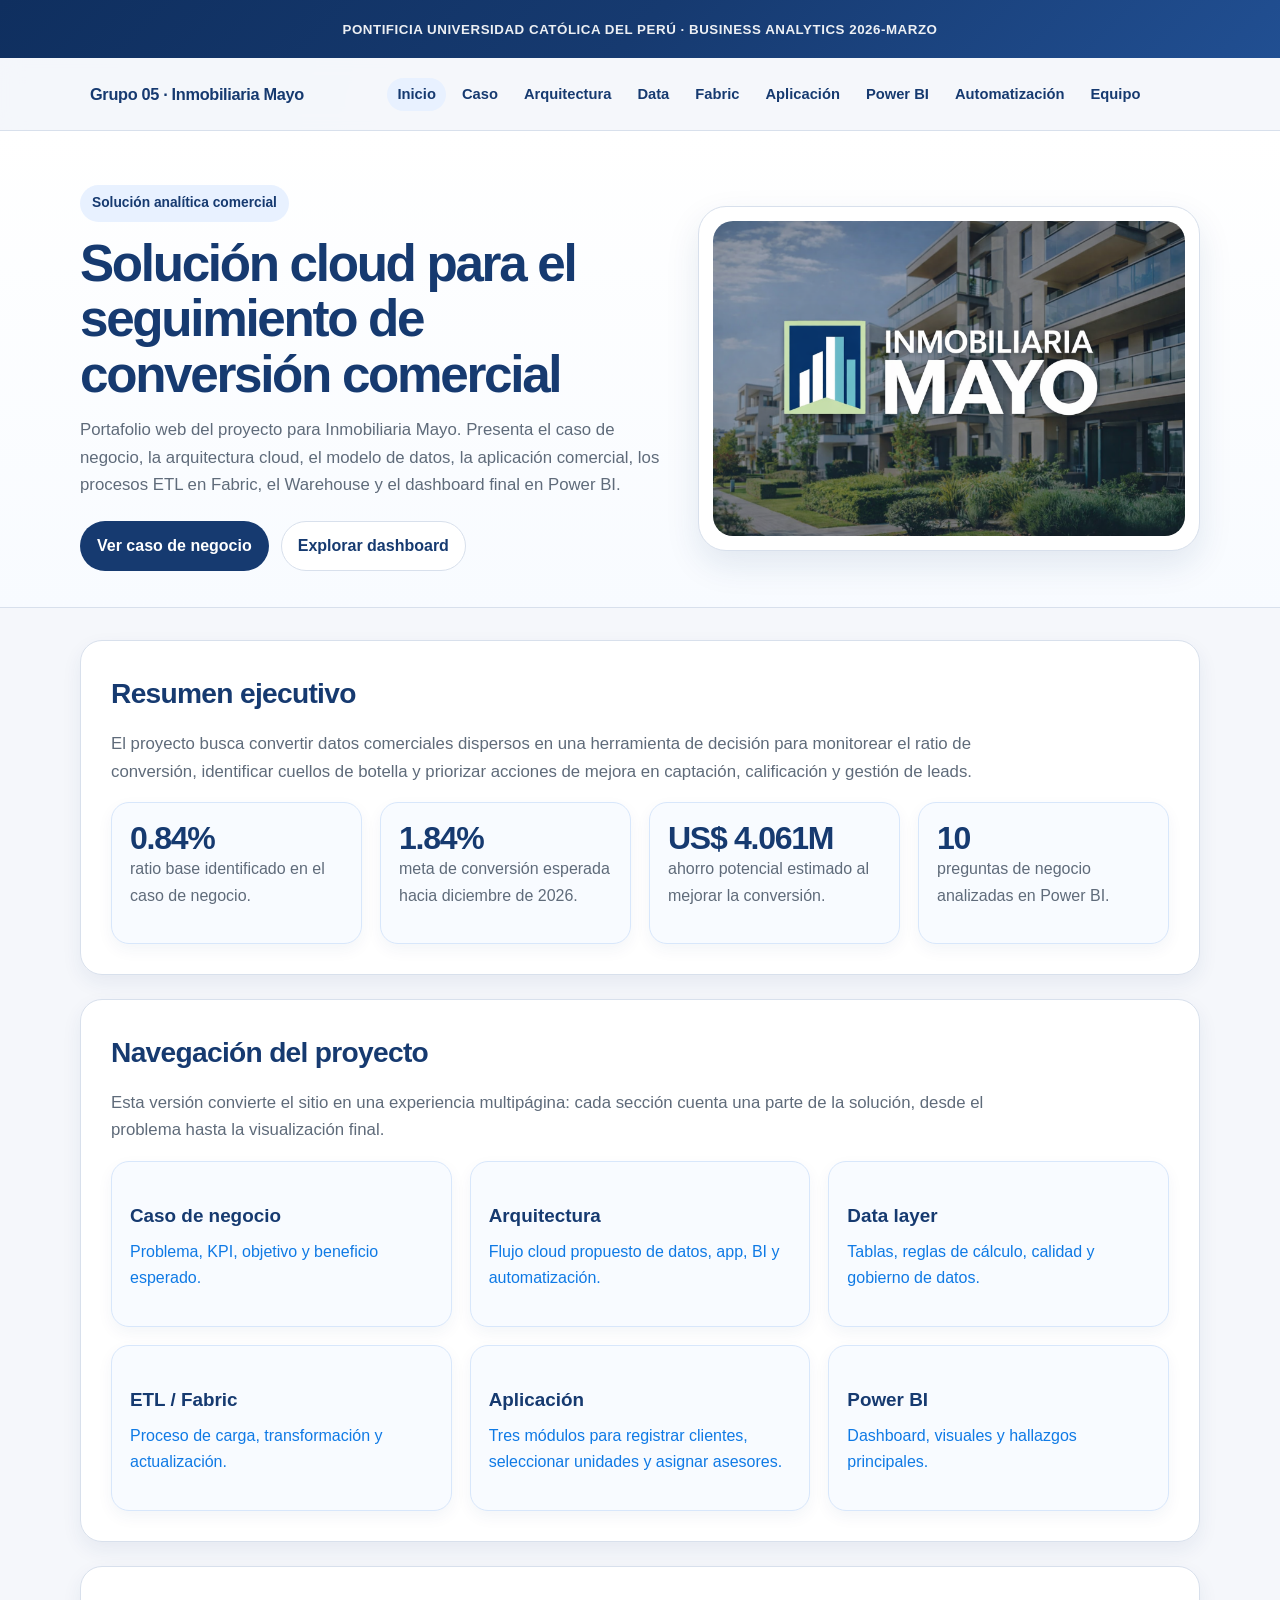
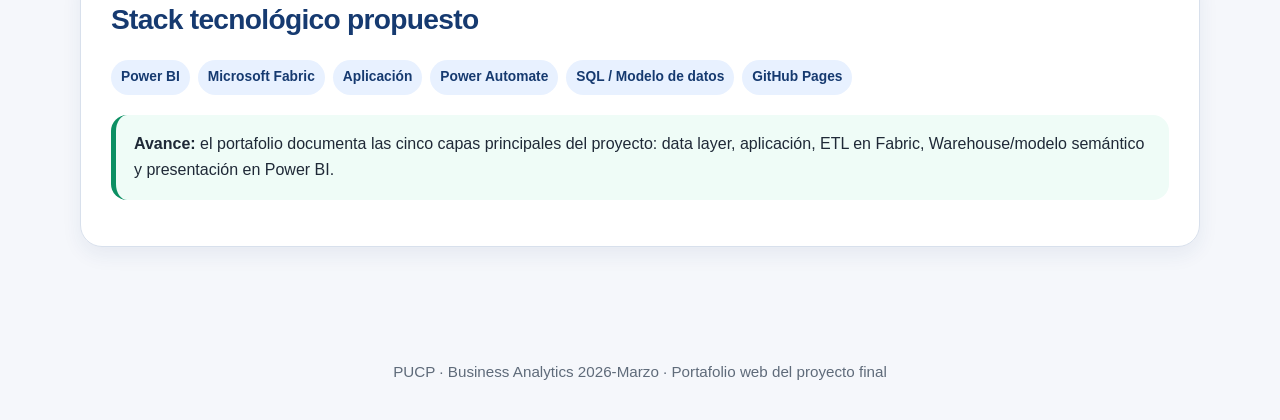
<file: index.html>
<!DOCTYPE html>
<html lang="es">
<head>
  <meta charset="UTF-8" />
  <meta name="viewport" content="width=device-width, initial-scale=1.0" />
  <title>Inmobiliaria Mayo · Proyecto de Conversión Comercial</title>
  <link rel="stylesheet" href="assets/css/styles.css" />
</head>
<body>
  <div class="topbar"><div class="container"><small>PONTIFICIA UNIVERSIDAD CATÓLICA DEL PERÚ · BUSINESS ANALYTICS 2026-MARZO
  </small></div></div>
  <nav class="nav"><div class="container nav-inner"><a class="brand" href="index.html">Grupo 05 · Inmobiliaria Mayo</a><ul><li><a class="active" href="index.html">Inicio</a></li><li><a href="pages/caso-negocio.html">Caso</a></li><li><a href="pages/arquitectura.html">Arquitectura</a></li><li><a href="pages/data-layer.html">Data</a></li><li><a href="pages/etl-fabric.html">Fabric</a></li><li><a href="pages/powerapps.html">Aplicación</a></li><li><a href="pages/powerbi.html">Power BI</a></li><li><a href="pages/automatizacion.html">Automatización</a></li><li><a href="pages/equipo.html">Equipo</a></li></ul></div></nav>
  <header class="hero"><div class="container hero-grid">
  <div>
    <span class="eyebrow">Solución analítica comercial</span>
    <h1>Solución cloud para el seguimiento de conversión comercial</h1>
    <p>Portafolio web del proyecto para Inmobiliaria Mayo. Presenta el caso de negocio, la arquitectura cloud, el modelo de datos, la aplicación comercial, los procesos ETL en Fabric, el Warehouse y el dashboard final en Power BI.</p>
    <div class="hero-actions">
      <a class="btn btn-primary" href="pages/caso-negocio.html">Ver caso de negocio</a>
      <a class="btn btn-secondary" href="pages/powerbi.html">Explorar dashboard</a>
    </div>
  </div>
  <div class="hero-image"><img src="assets/img/Imagen_Inmobiliaria_Mayo.png" alt="Inmobiliaria Mayo" /></div>
</div></header>
  <main class="container">

    <section>
      <h2>Resumen ejecutivo</h2>
      <p class="lead">El proyecto busca convertir datos comerciales dispersos en una herramienta de decisión para monitorear el ratio de conversión, identificar cuellos de botella y priorizar acciones de mejora en captación, calificación y gestión de leads.</p>
      <div class="grid-4">
        <div class="card"><strong class="big">0.84%</strong><p class="muted">ratio base identificado en el caso de negocio.</p></div>
        <div class="card"><strong class="big">1.84%</strong><p class="muted">meta de conversión esperada hacia diciembre de 2026.</p></div>
        <div class="card"><strong class="big">US$ 4.061M</strong><p class="muted">ahorro potencial estimado al mejorar la conversión.</p></div>
        <div class="card"><strong class="big">10</strong><p class="muted">preguntas de negocio analizadas en Power BI.</p></div>
      </div>
    </section>

    <section>
      <h2>Navegación del proyecto</h2>
      <p class="lead">Esta versión convierte el sitio en una experiencia multipágina: cada sección cuenta una parte de la solución, desde el problema hasta la visualización final.</p>
      <div class="grid-3">
        <a class="card" href="pages/caso-negocio.html"><h3>Caso de negocio</h3><p>Problema, KPI, objetivo y beneficio esperado.</p></a>
        <a class="card" href="pages/arquitectura.html"><h3>Arquitectura</h3><p>Flujo cloud propuesto de datos, app, BI y automatización.</p></a>
        <a class="card" href="pages/data-layer.html"><h3>Data layer</h3><p>Tablas, reglas de cálculo, calidad y gobierno de datos.</p></a>
        <a class="card" href="pages/etl-fabric.html"><h3>ETL / Fabric</h3><p>Proceso de carga, transformación y actualización.</p></a>
        <a class="card" href="pages/powerapps.html"><h3>Aplicación</h3><p>Tres módulos para registrar clientes, seleccionar unidades y asignar asesores.</p></a>
        <a class="card" href="pages/powerbi.html"><h3>Power BI</h3><p>Dashboard, visuales y hallazgos principales.</p></a>
      </div>
    </section>

    <section>
      <h2>Stack tecnológico propuesto</h2>
      <p><span class="pill">Power BI</span><span class="pill">Microsoft Fabric</span><span class="pill">Aplicación</span><span class="pill">Power Automate</span><span class="pill">SQL / Modelo de datos</span><span class="pill">GitHub Pages</span></p>
      <div class="callout success"><strong>Avance:</strong> el portafolio documenta las cinco capas principales del proyecto: data layer, aplicación, ETL en Fabric, Warehouse/modelo semántico y presentación en Power BI.</div>
    </section>

  </main>
  <div class="footer">PUCP · Business Analytics 2026-Marzo · Portafolio web del proyecto final</div>
</body>
</html>
</file>
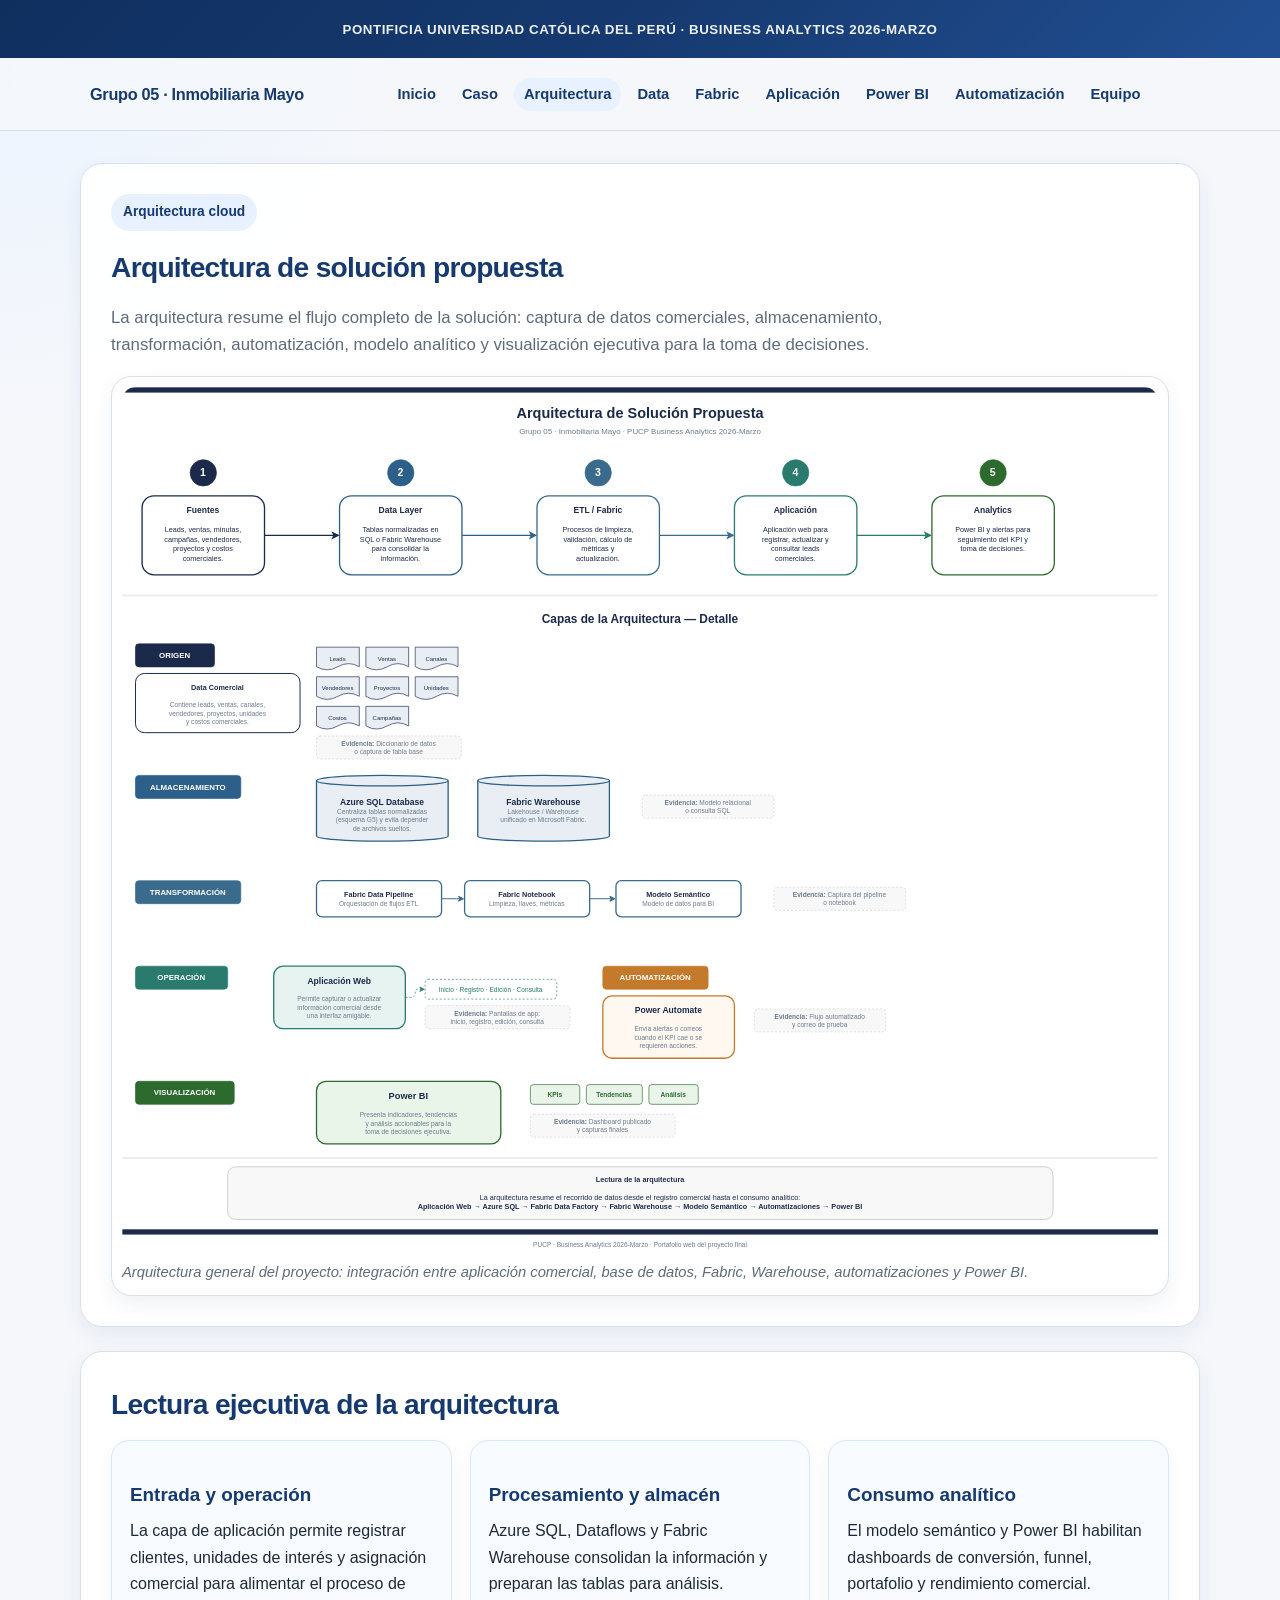
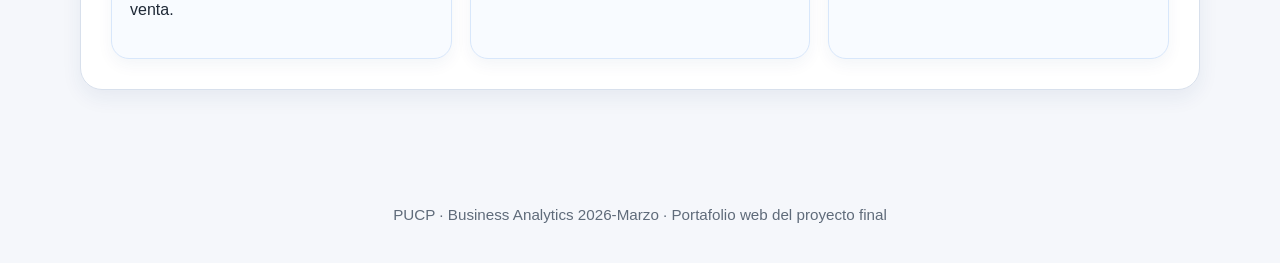
<file: pages/arquitectura.html>
<!DOCTYPE html>
<html lang="es">
<head>
  <meta charset="UTF-8" />
  <meta name="viewport" content="width=device-width, initial-scale=1.0" />
  <title>Arquitectura · Inmobiliaria Mayo</title>
  <link rel="stylesheet" href="../assets/css/styles.css" />
</head>
<body>
  <div class="topbar"><div class="container"><small>PONTIFICIA UNIVERSIDAD CATÓLICA DEL PERÚ · BUSINESS ANALYTICS 2026-MARZO</small></div></div>
  <nav class="nav"><div class="container nav-inner"><a class="brand" href="../index.html">Grupo 05 · Inmobiliaria Mayo</a><ul><li><a href="../index.html">Inicio</a></li><li><a href="caso-negocio.html">Caso</a></li><li><a class="active" href="arquitectura.html">Arquitectura</a></li><li><a href="data-layer.html">Data</a></li><li><a href="etl-fabric.html">Fabric</a></li><li><a href="powerapps.html">Aplicación</a></li><li><a href="powerbi.html">Power BI</a></li><li><a href="automatizacion.html">Automatización</a></li><li><a href="equipo.html">Equipo</a></li></ul></div></nav>
  
  <main class="container">

    <section>
      <span class="eyebrow">Arquitectura cloud</span>
      <h2>Arquitectura de solución propuesta</h2>
      <p class="lead">
        La arquitectura resume el flujo completo de la solución: captura de datos comerciales, almacenamiento, transformación, automatización, modelo analítico y visualización ejecutiva para la toma de decisiones.
      </p>
      <div class="image-frame architecture-frame">
        <img src="../assets/img/Arquitectura_Proyecto.svg" alt="Arquitectura completa de la solución cloud para Inmobiliaria Mayo" />
        <p class="caption">Arquitectura general del proyecto: integración entre aplicación comercial, base de datos, Fabric, Warehouse, automatizaciones y Power BI.</p>
      </div>
    </section>

    <section>
      <h2>Lectura ejecutiva de la arquitectura</h2>
      <div class="grid-3">
        <div class="card">
          <h3>Entrada y operación</h3>
          <p>La capa de aplicación permite registrar clientes, unidades de interés y asignación comercial para alimentar el proceso de venta.</p>
        </div>
        <div class="card">
          <h3>Procesamiento y almacén</h3>
          <p>Azure SQL, Dataflows y Fabric Warehouse consolidan la información y preparan las tablas para análisis.</p>
        </div>
        <div class="card">
          <h3>Consumo analítico</h3>
          <p>El modelo semántico y Power BI habilitan dashboards de conversión, funnel, portafolio y rendimiento comercial.</p>
        </div>
      </div>
    </section>

  </main>
  <div class="footer">PUCP · Business Analytics 2026-Marzo · Portafolio web del proyecto final</div>
</body>
</html>
</file>
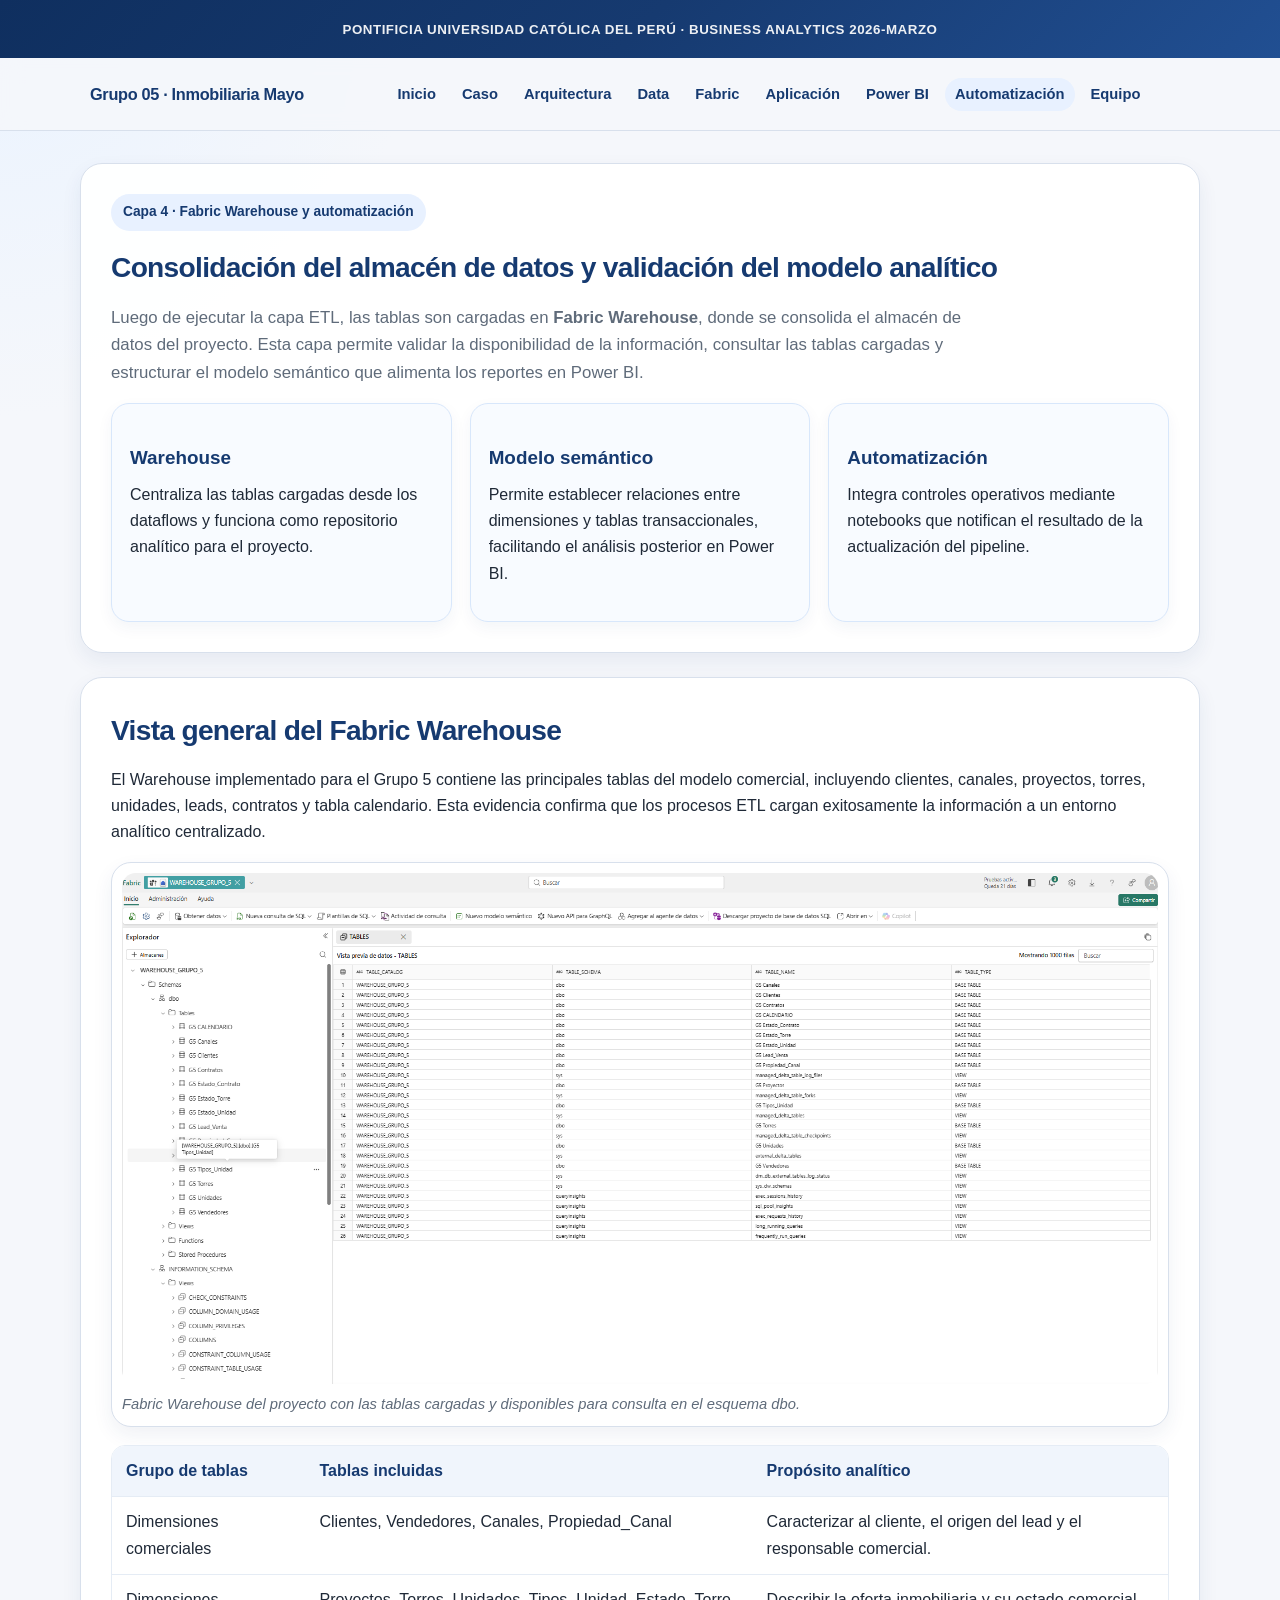
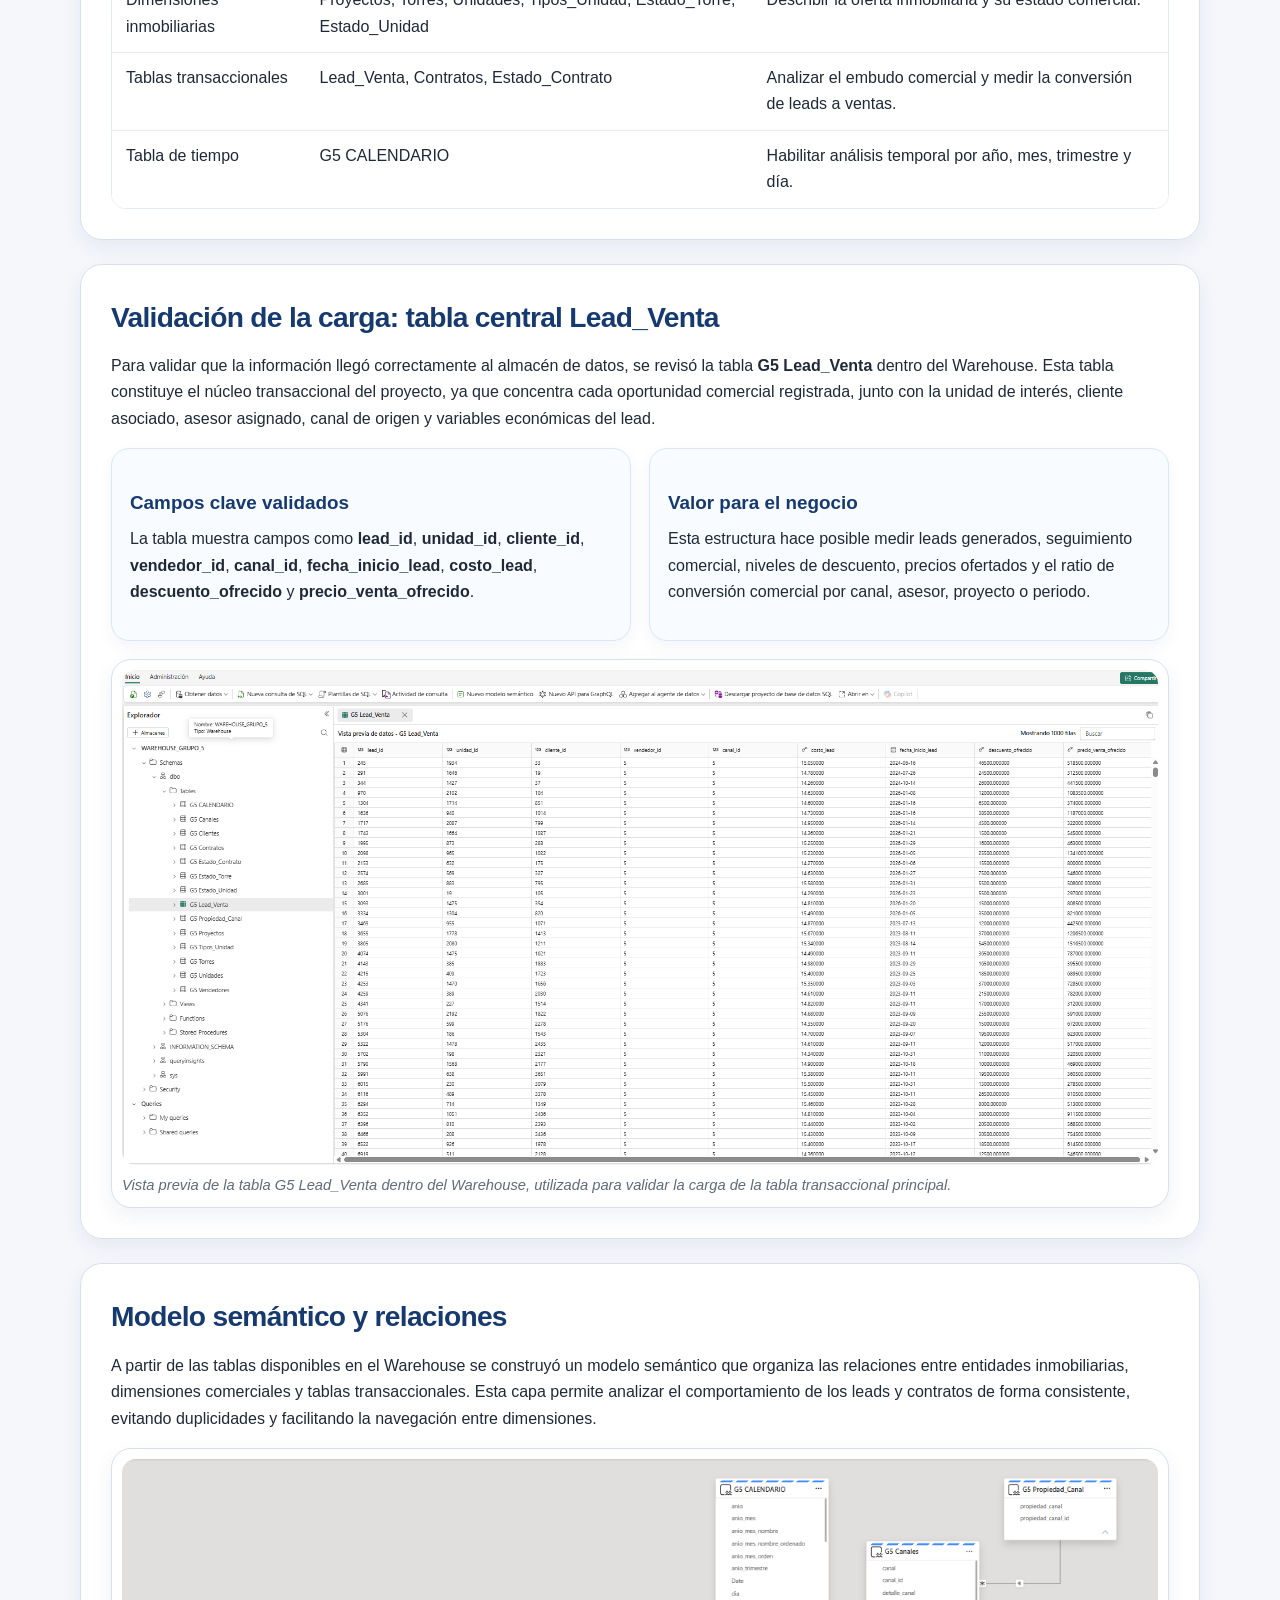
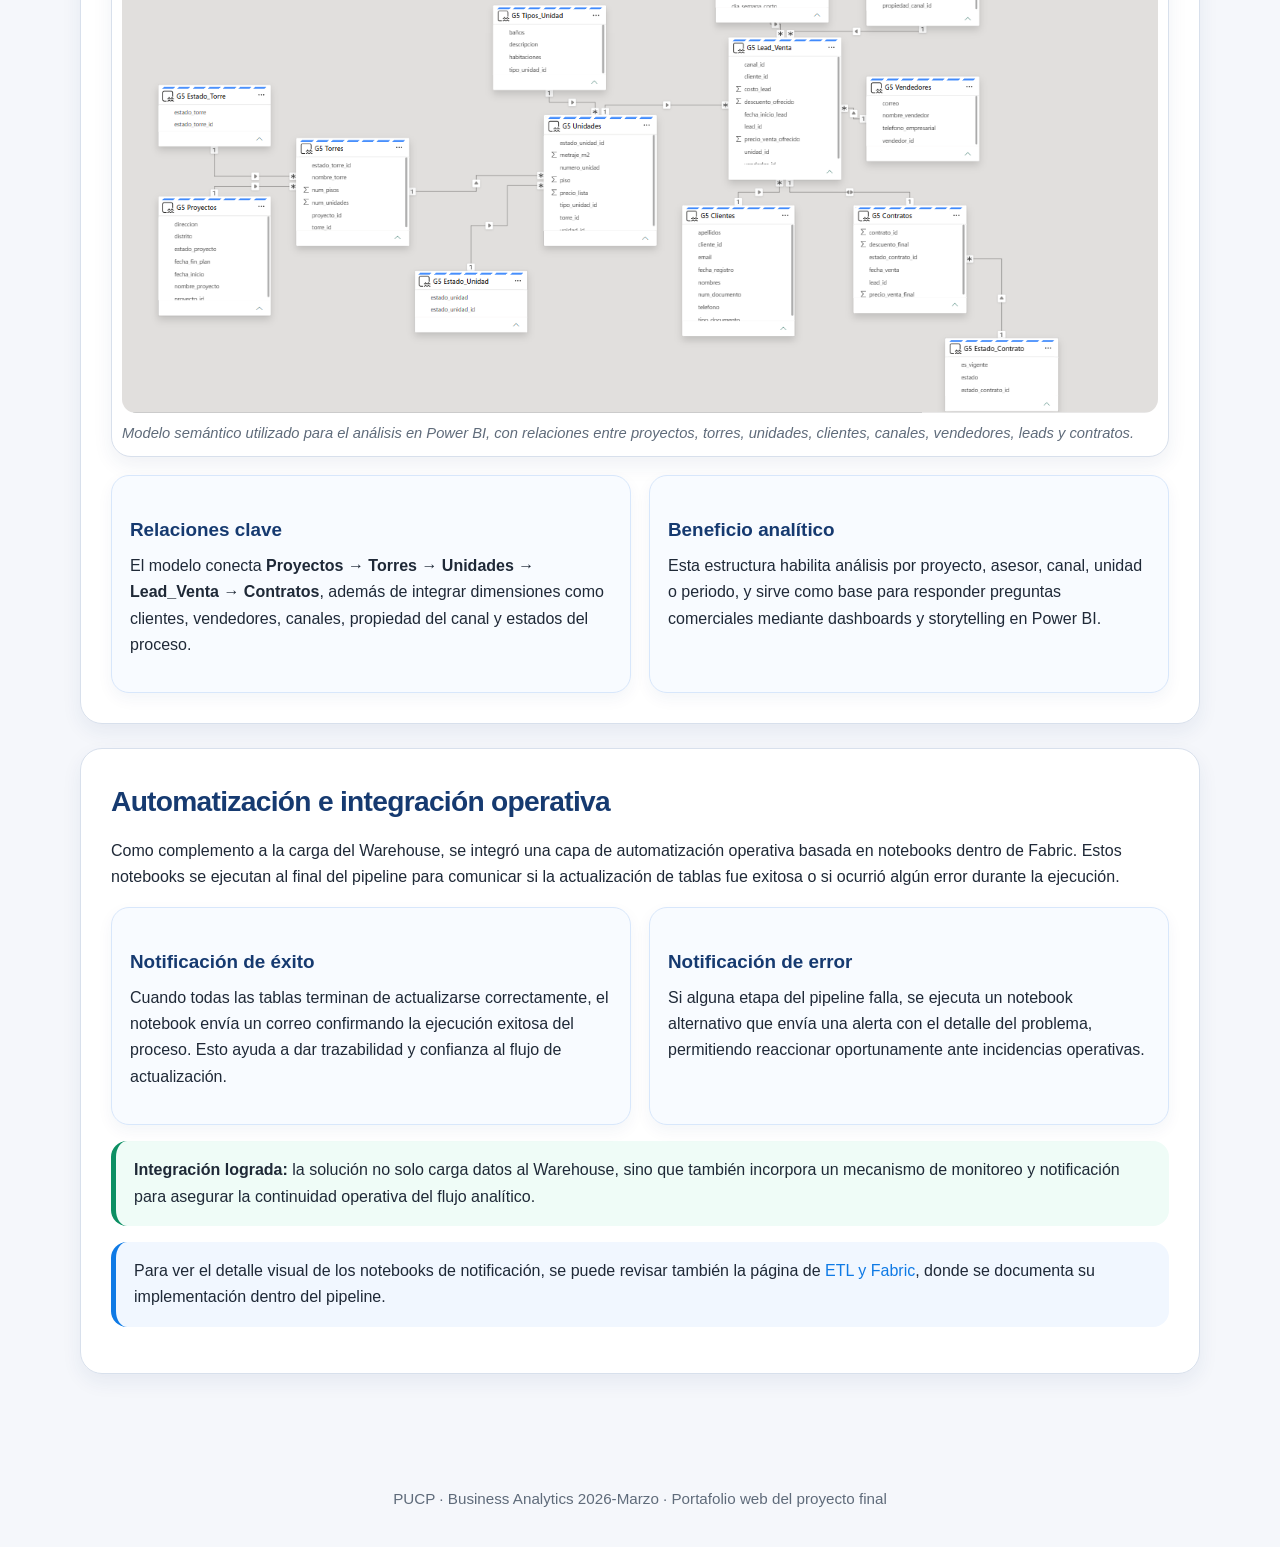
<file: pages/automatizacion.html>
<!DOCTYPE html>
<html lang="es">
<head>
  <meta charset="UTF-8" />
  <meta name="viewport" content="width=device-width, initial-scale=1.0" />
  <title>Warehouse y Automatización · Inmobiliaria Mayo</title>
  <link rel="stylesheet" href="../assets/css/styles.css" />
</head>
<body>
  <div class="topbar">
    <div class="container">
      <small>PONTIFICIA UNIVERSIDAD CATÓLICA DEL PERÚ · BUSINESS ANALYTICS 2026-MARZO</small>
    </div>
  </div>

  <nav class="nav">
    <div class="container nav-inner">
      <a class="brand" href="../index.html">Grupo 05 · Inmobiliaria Mayo</a>
      <ul>
        <li><a href="../index.html">Inicio</a></li>
        <li><a href="caso-negocio.html">Caso</a></li>
        <li><a href="arquitectura.html">Arquitectura</a></li>
        <li><a href="data-layer.html">Data</a></li>
        <li><a href="etl-fabric.html">Fabric</a></li>
        <li><a href="powerapps.html">Aplicación</a></li>
        <li><a href="powerbi.html">Power BI</a></li>
        <li><a class="active" href="automatizacion.html">Automatización</a></li>
        <li><a href="equipo.html">Equipo</a></li>
      </ul>
    </div>
  </nav>

  <main class="container">

    <section>
      <span class="eyebrow">Capa 4 · Fabric Warehouse y automatización</span>
      <h2>Consolidación del almacén de datos y validación del modelo analítico</h2>
      <p class="lead">
        Luego de ejecutar la capa ETL, las tablas son cargadas en <strong>Fabric Warehouse</strong>, donde se consolida el almacén de datos del proyecto. Esta capa permite validar la disponibilidad de la información, consultar las tablas cargadas y estructurar el modelo semántico que alimenta los reportes en Power BI.
      </p>
      <div class="grid-3">
        <div class="card">
          <h3>Warehouse</h3>
          <p>Centraliza las tablas cargadas desde los dataflows y funciona como repositorio analítico para el proyecto.</p>
        </div>
        <div class="card">
          <h3>Modelo semántico</h3>
          <p>Permite establecer relaciones entre dimensiones y tablas transaccionales, facilitando el análisis posterior en Power BI.</p>
        </div>
        <div class="card">
          <h3>Automatización</h3>
          <p>Integra controles operativos mediante notebooks que notifican el resultado de la actualización del pipeline.</p>
        </div>
      </div>
    </section>

    <section>
      <h2>Vista general del Fabric Warehouse</h2>
      <p>
        El Warehouse implementado para el Grupo 5 contiene las principales tablas del modelo comercial, incluyendo clientes, canales, proyectos, torres, unidades, leads, contratos y tabla calendario. Esta evidencia confirma que los procesos ETL cargan exitosamente la información a un entorno analítico centralizado.
      </p>
      <div class="image-frame">
        <img src="../assets/img/Warehouse_Grupo5.png" alt="Vista general del Fabric Warehouse del proyecto" />
        <p class="caption">Fabric Warehouse del proyecto con las tablas cargadas y disponibles para consulta en el esquema dbo.</p>
      </div>
      <div class="table-wrap" style="margin-top: 18px;">
        <table>
          <thead>
            <tr>
              <th>Grupo de tablas</th>
              <th>Tablas incluidas</th>
              <th>Propósito analítico</th>
            </tr>
          </thead>
          <tbody>
            <tr>
              <td>Dimensiones comerciales</td>
              <td>Clientes, Vendedores, Canales, Propiedad_Canal</td>
              <td>Caracterizar al cliente, el origen del lead y el responsable comercial.</td>
            </tr>
            <tr>
              <td>Dimensiones inmobiliarias</td>
              <td>Proyectos, Torres, Unidades, Tipos_Unidad, Estado_Torre, Estado_Unidad</td>
              <td>Describir la oferta inmobiliaria y su estado comercial.</td>
            </tr>
            <tr>
              <td>Tablas transaccionales</td>
              <td>Lead_Venta, Contratos, Estado_Contrato</td>
              <td>Analizar el embudo comercial y medir la conversión de leads a ventas.</td>
            </tr>
            <tr>
              <td>Tabla de tiempo</td>
              <td>G5 CALENDARIO</td>
              <td>Habilitar análisis temporal por año, mes, trimestre y día.</td>
            </tr>
          </tbody>
        </table>
      </div>
    </section>

    <section>
      <h2>Validación de la carga: tabla central Lead_Venta</h2>
      <p>
        Para validar que la información llegó correctamente al almacén de datos, se revisó la tabla <strong>G5 Lead_Venta</strong> dentro del Warehouse. Esta tabla constituye el núcleo transaccional del proyecto, ya que concentra cada oportunidad comercial registrada, junto con la unidad de interés, cliente asociado, asesor asignado, canal de origen y variables económicas del lead.
      </p>
      <div class="grid-2">
        <div class="card">
          <h3>Campos clave validados</h3>
          <p>
            La tabla muestra campos como <strong>lead_id</strong>, <strong>unidad_id</strong>, <strong>cliente_id</strong>, <strong>vendedor_id</strong>, <strong>canal_id</strong>, <strong>fecha_inicio_lead</strong>, <strong>costo_lead</strong>, <strong>descuento_ofrecido</strong> y <strong>precio_venta_ofrecido</strong>.
          </p>
        </div>
        <div class="card">
          <h3>Valor para el negocio</h3>
          <p>
            Esta estructura hace posible medir leads generados, seguimiento comercial, niveles de descuento, precios ofertados y el ratio de conversión comercial por canal, asesor, proyecto o periodo.
          </p>
        </div>
      </div>
      <div class="image-frame" style="margin-top: 18px;">
        <img src="../assets/img/Warehouse_Lead_Venta.png" alt="Vista previa de la tabla Lead_Venta en Fabric Warehouse" />
        <p class="caption">Vista previa de la tabla G5 Lead_Venta dentro del Warehouse, utilizada para validar la carga de la tabla transaccional principal.</p>
      </div>
    </section>

    <section>
      <h2>Modelo semántico y relaciones</h2>
      <p>
        A partir de las tablas disponibles en el Warehouse se construyó un modelo semántico que organiza las relaciones entre entidades inmobiliarias, dimensiones comerciales y tablas transaccionales. Esta capa permite analizar el comportamiento de los leads y contratos de forma consistente, evitando duplicidades y facilitando la navegación entre dimensiones.
      </p>
      <div class="image-frame">
        <img src="../assets/img/Modelo_Semantico.png" alt="Modelo semántico del proyecto" />
        <p class="caption">Modelo semántico utilizado para el análisis en Power BI, con relaciones entre proyectos, torres, unidades, clientes, canales, vendedores, leads y contratos.</p>
      </div>
      <div class="grid-2" style="margin-top: 18px;">
        <div class="card">
          <h3>Relaciones clave</h3>
          <p>
            El modelo conecta <strong>Proyectos → Torres → Unidades → Lead_Venta → Contratos</strong>, además de integrar dimensiones como clientes, vendedores, canales, propiedad del canal y estados del proceso.
          </p>
        </div>
        <div class="card">
          <h3>Beneficio analítico</h3>
          <p>
            Esta estructura habilita análisis por proyecto, asesor, canal, unidad o periodo, y sirve como base para responder preguntas comerciales mediante dashboards y storytelling en Power BI.
          </p>
        </div>
      </div>
    </section>

    <section>
      <h2>Automatización e integración operativa</h2>
      <p>
        Como complemento a la carga del Warehouse, se integró una capa de automatización operativa basada en notebooks dentro de Fabric. Estos notebooks se ejecutan al final del pipeline para comunicar si la actualización de tablas fue exitosa o si ocurrió algún error durante la ejecución.
      </p>
      <div class="grid-2">
        <div class="card">
          <h3>Notificación de éxito</h3>
          <p>
            Cuando todas las tablas terminan de actualizarse correctamente, el notebook envía un correo confirmando la ejecución exitosa del proceso. Esto ayuda a dar trazabilidad y confianza al flujo de actualización.
          </p>
        </div>
        <div class="card">
          <h3>Notificación de error</h3>
          <p>
            Si alguna etapa del pipeline falla, se ejecuta un notebook alternativo que envía una alerta con el detalle del problema, permitiendo reaccionar oportunamente ante incidencias operativas.
          </p>
        </div>
      </div>
      <div class="callout success">
        <strong>Integración lograda:</strong> la solución no solo carga datos al Warehouse, sino que también incorpora un mecanismo de monitoreo y notificación para asegurar la continuidad operativa del flujo analítico.
      </div>
      <div class="callout">
        Para ver el detalle visual de los notebooks de notificación, se puede revisar también la página de <a href="etl-fabric.html">ETL y Fabric</a>, donde se documenta su implementación dentro del pipeline.
      </div>
    </section>

  </main>

  <div class="footer">PUCP · Business Analytics 2026-Marzo · Portafolio web del proyecto final</div>
</body>
</html>
</file>
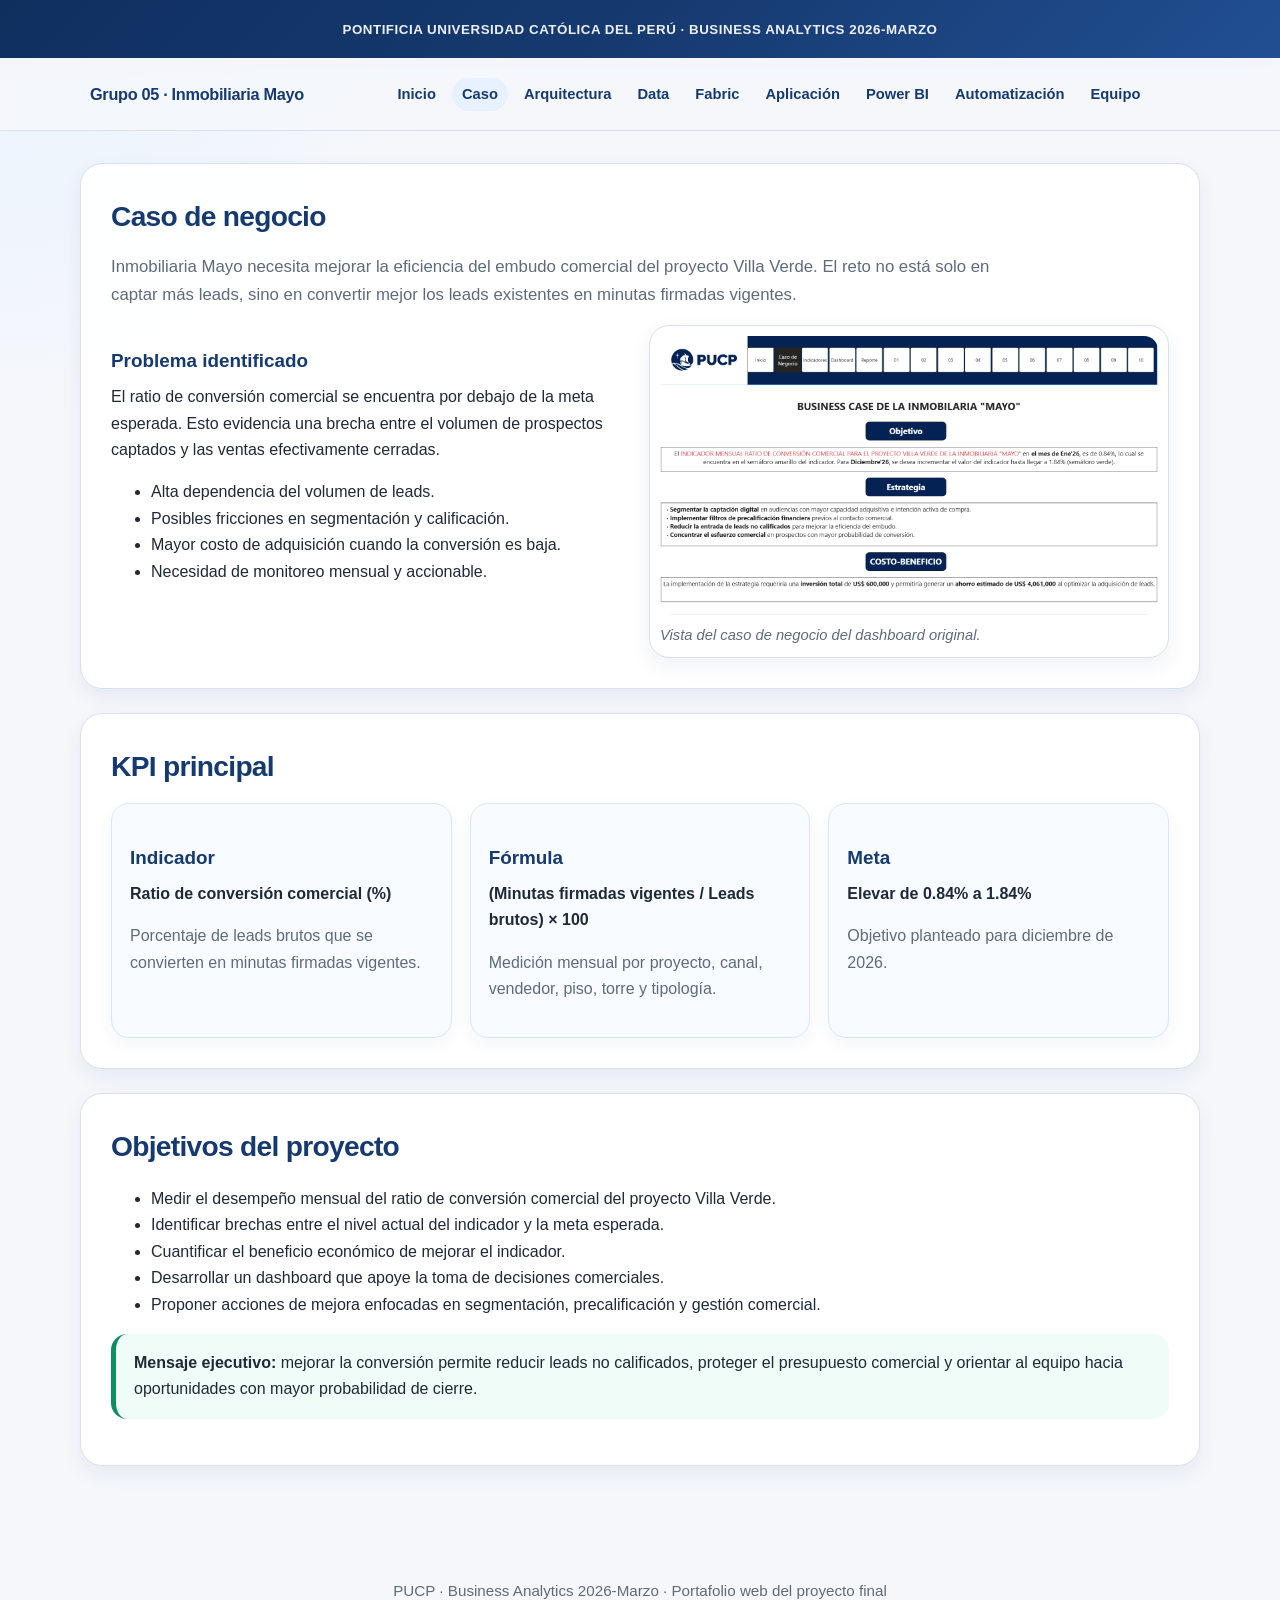
<file: pages/caso-negocio.html>
<!DOCTYPE html>
<html lang="es">
<head>
  <meta charset="UTF-8" />
  <meta name="viewport" content="width=device-width, initial-scale=1.0" />
  <title>Caso de negocio · Inmobiliaria Mayo</title>
  <link rel="stylesheet" href="../assets/css/styles.css" />
</head>
<body>
  <div class="topbar"><div class="container"><small>PONTIFICIA UNIVERSIDAD CATÓLICA DEL PERÚ · BUSINESS ANALYTICS 2026-MARZO
  </small></div></div>
  <nav class="nav"><div class="container nav-inner"><a class="brand" href="../index.html">Grupo 05 · Inmobiliaria Mayo</a><ul><li><a href="../index.html">Inicio</a></li><li><a class="active" href="caso-negocio.html">Caso</a></li><li><a href="arquitectura.html">Arquitectura</a></li><li><a href="data-layer.html">Data</a></li><li><a href="etl-fabric.html">Fabric</a></li><li><a href="powerapps.html">Aplicación</a></li><li><a href="powerbi.html">Power BI</a></li><li><a href="automatizacion.html">Automatización</a></li><li><a href="equipo.html">Equipo</a></li></ul></div></nav>
  
  <main class="container">

    <section>
      <h2>Caso de negocio</h2>
      <p class="lead">Inmobiliaria Mayo necesita mejorar la eficiencia del embudo comercial del proyecto Villa Verde. El reto no está solo en captar más leads, sino en convertir mejor los leads existentes en minutas firmadas vigentes.</p>
      <div class="grid-2">
        <div>
          <h3>Problema identificado</h3>
          <p>El ratio de conversión comercial se encuentra por debajo de la meta esperada. Esto evidencia una brecha entre el volumen de prospectos captados y las ventas efectivamente cerradas.</p>
          <ul>
            <li>Alta dependencia del volumen de leads.</li>
            <li>Posibles fricciones en segmentación y calificación.</li>
            <li>Mayor costo de adquisición cuando la conversión es baja.</li>
            <li>Necesidad de monitoreo mensual y accionable.</li>
          </ul>
        </div>
        <div class="image-frame"><img src="../assets/img/Imagen_Caso_Negocio.png" alt="Caso de negocio" /><p class="caption">Vista del caso de negocio del dashboard original.</p></div>
      </div>
    </section>

    <section>
      <h2>KPI principal</h2>
      <div class="grid-3">
        <div class="card"><h3>Indicador</h3><p><strong>Ratio de conversión comercial (%)</strong></p><p class="muted">Porcentaje de leads brutos que se convierten en minutas firmadas vigentes.</p></div>
        <div class="card"><h3>Fórmula</h3><p><strong>(Minutas firmadas vigentes / Leads brutos) × 100</strong></p><p class="muted">Medición mensual por proyecto, canal, vendedor, piso, torre y tipología.</p></div>
        <div class="card"><h3>Meta</h3><p><strong>Elevar de 0.84% a 1.84%</strong></p><p class="muted">Objetivo planteado para diciembre de 2026.</p></div>
      </div>
    </section>

    <section>
      <h2>Objetivos del proyecto</h2>
      <ul>
        <li>Medir el desempeño mensual del ratio de conversión comercial del proyecto Villa Verde.</li>
        <li>Identificar brechas entre el nivel actual del indicador y la meta esperada.</li>
        <li>Cuantificar el beneficio económico de mejorar el indicador.</li>
        <li>Desarrollar un dashboard que apoye la toma de decisiones comerciales.</li>
        <li>Proponer acciones de mejora enfocadas en segmentación, precalificación y gestión comercial.</li>
      </ul>
      <div class="callout success"><strong>Mensaje ejecutivo:</strong> mejorar la conversión permite reducir leads no calificados, proteger el presupuesto comercial y orientar al equipo hacia oportunidades con mayor probabilidad de cierre.</div>
    </section>

  </main>
  <div class="footer">PUCP · Business Analytics 2026-Marzo · Portafolio web del proyecto final</div>
</body>
</html>
</file>
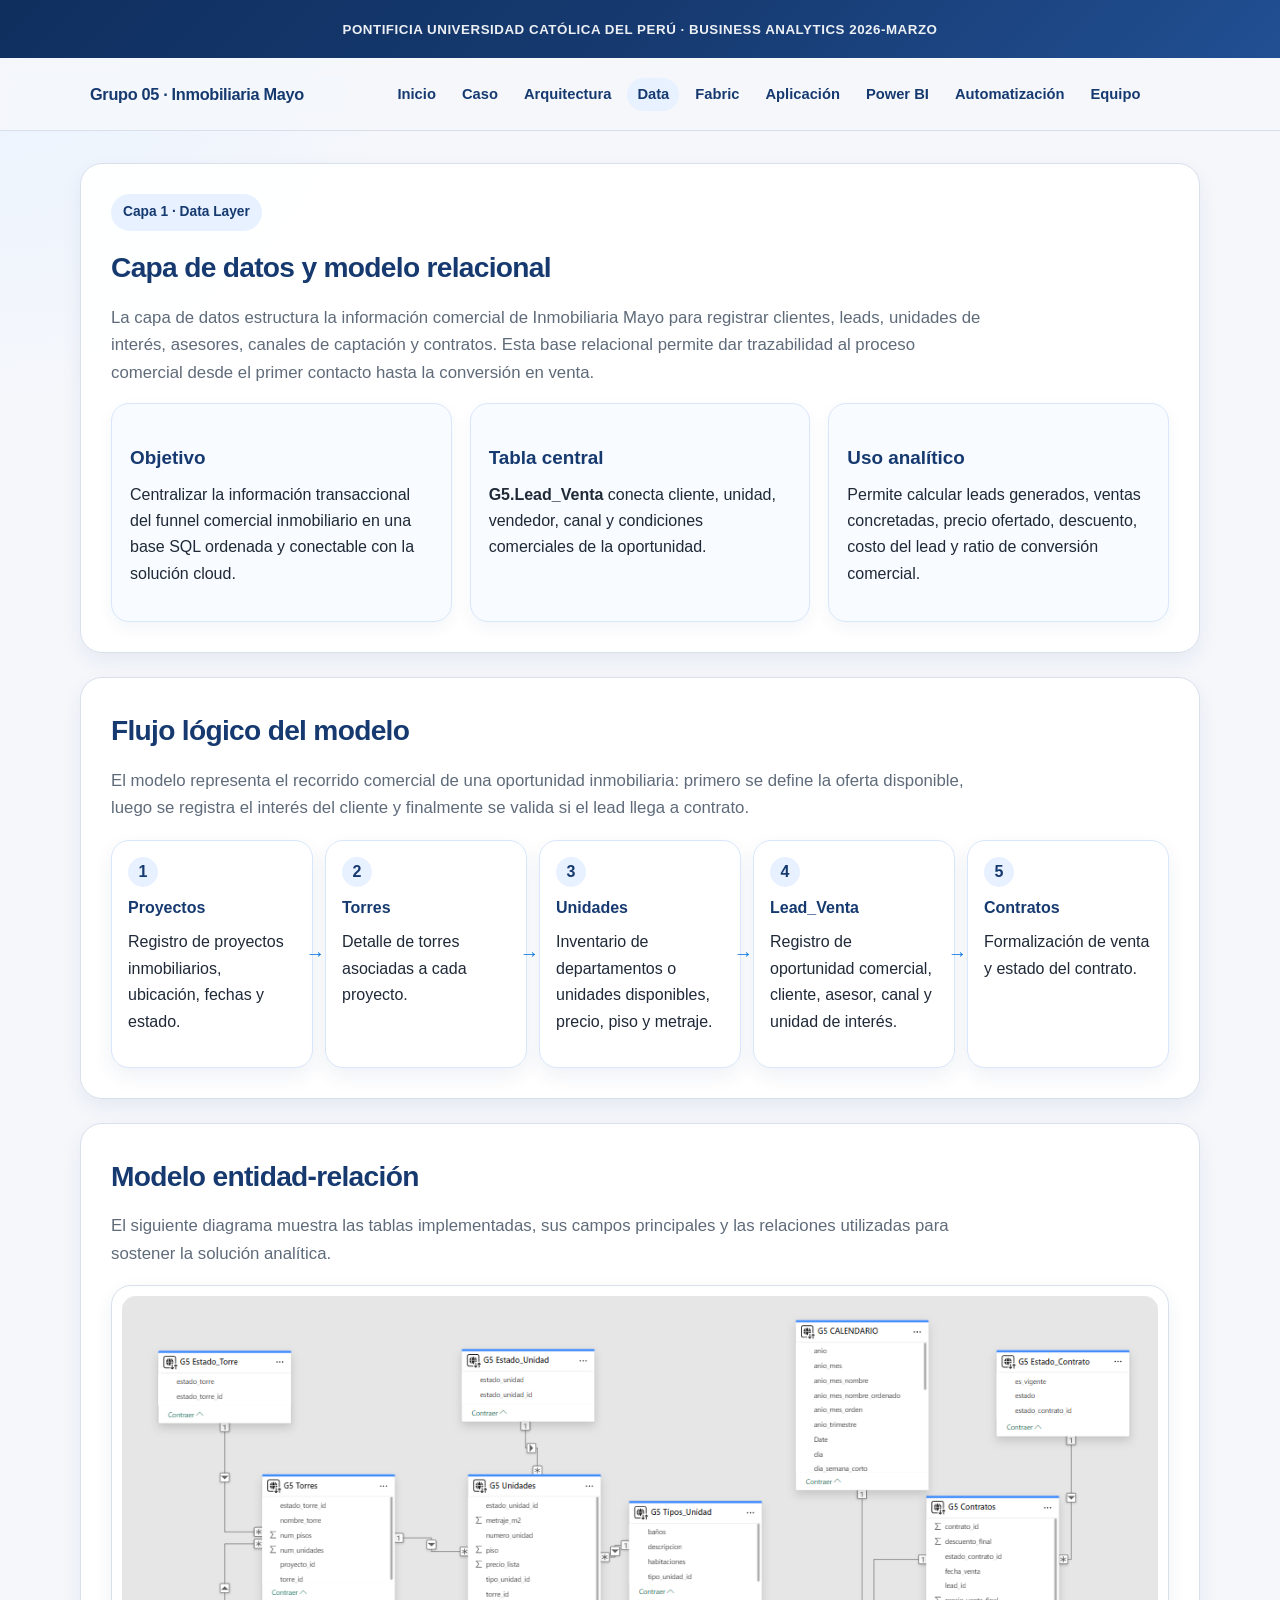
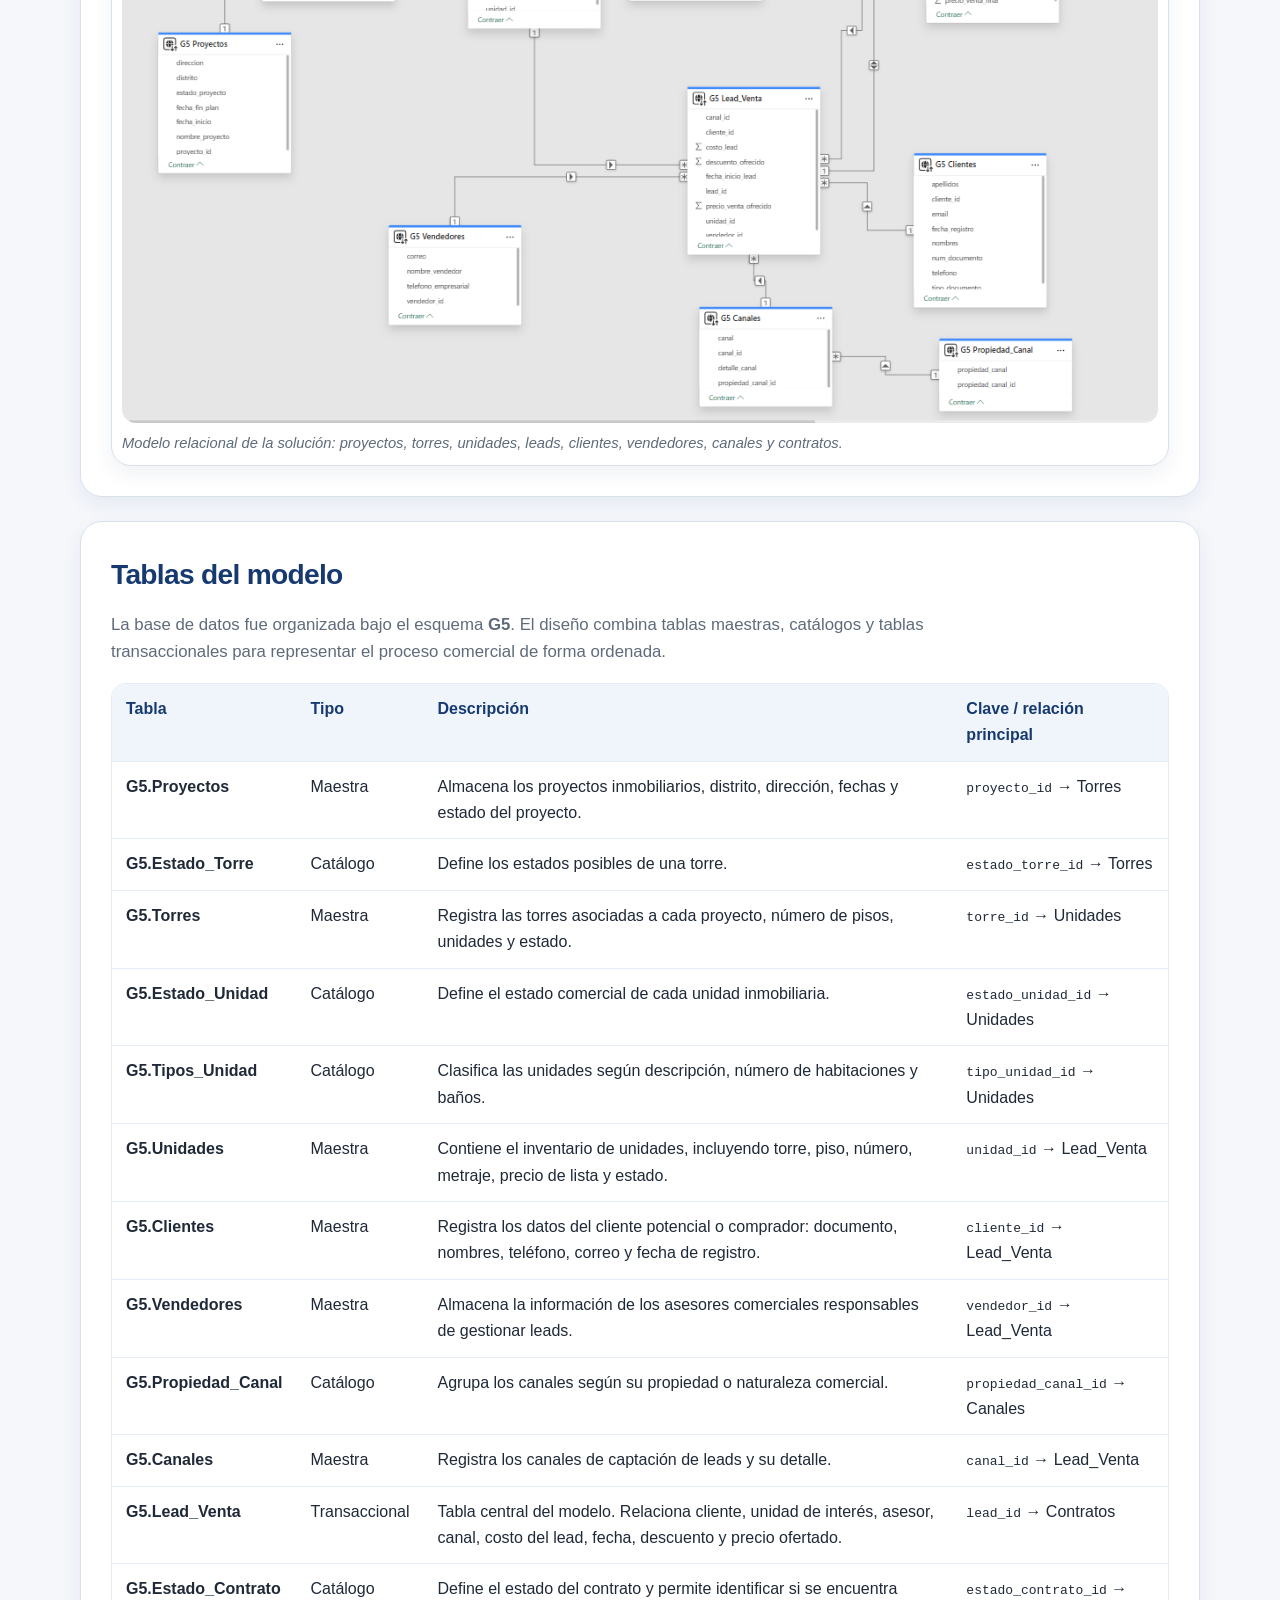
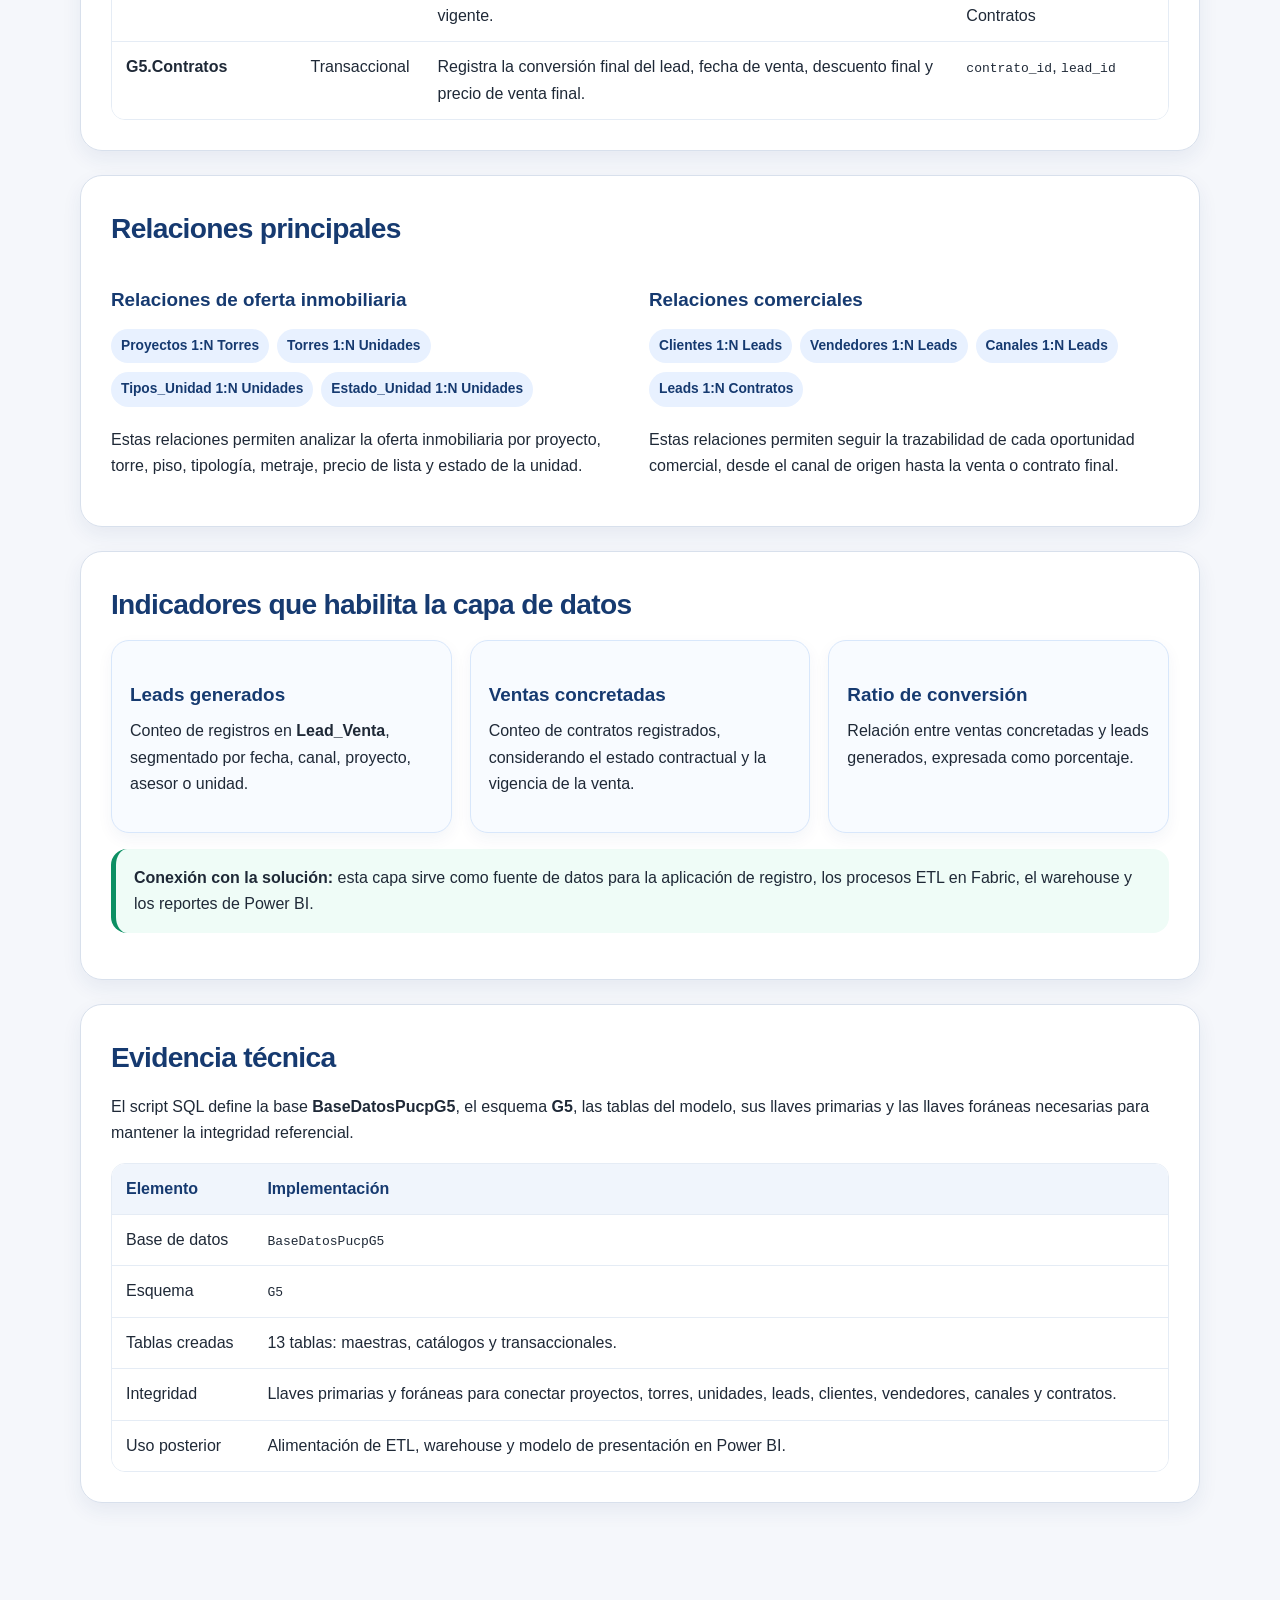
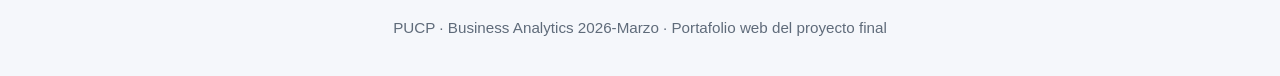
<file: pages/data-layer.html>
<!DOCTYPE html>
<html lang="es">
<head>
  <meta charset="UTF-8" />
  <meta name="viewport" content="width=device-width, initial-scale=1.0" />
  <title>Data layer · Inmobiliaria Mayo</title>
  <link rel="stylesheet" href="../assets/css/styles.css" />
</head>
<body>
  <div class="topbar"><div class="container"><small>PONTIFICIA UNIVERSIDAD CATÓLICA DEL PERÚ · BUSINESS ANALYTICS 2026-MARZO</small></div></div>
  <nav class="nav"><div class="container nav-inner"><a class="brand" href="../index.html">Grupo 05 · Inmobiliaria Mayo</a><ul><li><a href="../index.html">Inicio</a></li><li><a href="caso-negocio.html">Caso</a></li><li><a href="arquitectura.html">Arquitectura</a></li><li><a class="active" href="data-layer.html">Data</a></li><li><a href="etl-fabric.html">Fabric</a></li><li><a href="powerapps.html">Aplicación</a></li><li><a href="powerbi.html">Power BI</a></li><li><a href="automatizacion.html">Automatización</a></li><li><a href="equipo.html">Equipo</a></li></ul></div></nav>

  <main class="container">

    <section>
      <span class="eyebrow">Capa 1 · Data Layer</span>
      <h2>Capa de datos y modelo relacional</h2>
      <p class="lead">La capa de datos estructura la información comercial de Inmobiliaria Mayo para registrar clientes, leads, unidades de interés, asesores, canales de captación y contratos. Esta base relacional permite dar trazabilidad al proceso comercial desde el primer contacto hasta la conversión en venta.</p>
      <div class="grid-3">
        <div class="card"><h3>Objetivo</h3><p>Centralizar la información transaccional del funnel comercial inmobiliario en una base SQL ordenada y conectable con la solución cloud.</p></div>
        <div class="card"><h3>Tabla central</h3><p><strong>G5.Lead_Venta</strong> conecta cliente, unidad, vendedor, canal y condiciones comerciales de la oportunidad.</p></div>
        <div class="card"><h3>Uso analítico</h3><p>Permite calcular leads generados, ventas concretadas, precio ofertado, descuento, costo del lead y ratio de conversión comercial.</p></div>
      </div>
    </section>

    <section>
      <h2>Flujo lógico del modelo</h2>
      <p class="lead">El modelo representa el recorrido comercial de una oportunidad inmobiliaria: primero se define la oferta disponible, luego se registra el interés del cliente y finalmente se valida si el lead llega a contrato.</p>
      <div class="flow">
        <div class="flow-step"><span>1</span><h4>Proyectos</h4><p>Registro de proyectos inmobiliarios, ubicación, fechas y estado.</p></div>
        <div class="flow-step"><span>2</span><h4>Torres</h4><p>Detalle de torres asociadas a cada proyecto.</p></div>
        <div class="flow-step"><span>3</span><h4>Unidades</h4><p>Inventario de departamentos o unidades disponibles, precio, piso y metraje.</p></div>
        <div class="flow-step"><span>4</span><h4>Lead_Venta</h4><p>Registro de oportunidad comercial, cliente, asesor, canal y unidad de interés.</p></div>
        <div class="flow-step"><span>5</span><h4>Contratos</h4><p>Formalización de venta y estado del contrato.</p></div>
      </div>
    </section>

    <section>
      <h2>Modelo entidad-relación</h2>
      <p class="lead">El siguiente diagrama muestra las tablas implementadas, sus campos principales y las relaciones utilizadas para sostener la solución analítica.</p>
      <div class="image-frame">
        <img src="../assets/img/Modelo_Relacional.png" alt="Modelo relacional del proyecto Inmobiliaria Mayo" />
        <p class="caption">Modelo relacional de la solución: proyectos, torres, unidades, leads, clientes, vendedores, canales y contratos.</p>
      </div>
    </section>

    <section>
      <h2>Tablas del modelo</h2>
      <p class="lead">La base de datos fue organizada bajo el esquema <strong>G5</strong>. El diseño combina tablas maestras, catálogos y tablas transaccionales para representar el proceso comercial de forma ordenada.</p>
      <div class="table-wrap">
        <table>
          <thead>
            <tr><th>Tabla</th><th>Tipo</th><th>Descripción</th><th>Clave / relación principal</th></tr>
          </thead>
          <tbody>
            <tr><td><strong>G5.Proyectos</strong></td><td>Maestra</td><td>Almacena los proyectos inmobiliarios, distrito, dirección, fechas y estado del proyecto.</td><td><code>proyecto_id</code> → Torres</td></tr>
            <tr><td><strong>G5.Estado_Torre</strong></td><td>Catálogo</td><td>Define los estados posibles de una torre.</td><td><code>estado_torre_id</code> → Torres</td></tr>
            <tr><td><strong>G5.Torres</strong></td><td>Maestra</td><td>Registra las torres asociadas a cada proyecto, número de pisos, unidades y estado.</td><td><code>torre_id</code> → Unidades</td></tr>
            <tr><td><strong>G5.Estado_Unidad</strong></td><td>Catálogo</td><td>Define el estado comercial de cada unidad inmobiliaria.</td><td><code>estado_unidad_id</code> → Unidades</td></tr>
            <tr><td><strong>G5.Tipos_Unidad</strong></td><td>Catálogo</td><td>Clasifica las unidades según descripción, número de habitaciones y baños.</td><td><code>tipo_unidad_id</code> → Unidades</td></tr>
            <tr><td><strong>G5.Unidades</strong></td><td>Maestra</td><td>Contiene el inventario de unidades, incluyendo torre, piso, número, metraje, precio de lista y estado.</td><td><code>unidad_id</code> → Lead_Venta</td></tr>
            <tr><td><strong>G5.Clientes</strong></td><td>Maestra</td><td>Registra los datos del cliente potencial o comprador: documento, nombres, teléfono, correo y fecha de registro.</td><td><code>cliente_id</code> → Lead_Venta</td></tr>
            <tr><td><strong>G5.Vendedores</strong></td><td>Maestra</td><td>Almacena la información de los asesores comerciales responsables de gestionar leads.</td><td><code>vendedor_id</code> → Lead_Venta</td></tr>
            <tr><td><strong>G5.Propiedad_Canal</strong></td><td>Catálogo</td><td>Agrupa los canales según su propiedad o naturaleza comercial.</td><td><code>propiedad_canal_id</code> → Canales</td></tr>
            <tr><td><strong>G5.Canales</strong></td><td>Maestra</td><td>Registra los canales de captación de leads y su detalle.</td><td><code>canal_id</code> → Lead_Venta</td></tr>
            <tr><td><strong>G5.Lead_Venta</strong></td><td>Transaccional</td><td>Tabla central del modelo. Relaciona cliente, unidad de interés, asesor, canal, costo del lead, fecha, descuento y precio ofertado.</td><td><code>lead_id</code> → Contratos</td></tr>
            <tr><td><strong>G5.Estado_Contrato</strong></td><td>Catálogo</td><td>Define el estado del contrato y permite identificar si se encuentra vigente.</td><td><code>estado_contrato_id</code> → Contratos</td></tr>
            <tr><td><strong>G5.Contratos</strong></td><td>Transaccional</td><td>Registra la conversión final del lead, fecha de venta, descuento final y precio de venta final.</td><td><code>contrato_id</code>, <code>lead_id</code></td></tr>
          </tbody>
        </table>
      </div>
    </section>

    <section>
      <h2>Relaciones principales</h2>
      <div class="grid-2">
        <div>
          <h3>Relaciones de oferta inmobiliaria</h3>
          <p><span class="pill">Proyectos 1:N Torres</span><span class="pill">Torres 1:N Unidades</span><span class="pill">Tipos_Unidad 1:N Unidades</span><span class="pill">Estado_Unidad 1:N Unidades</span></p>
          <p>Estas relaciones permiten analizar la oferta inmobiliaria por proyecto, torre, piso, tipología, metraje, precio de lista y estado de la unidad.</p>
        </div>
        <div>
          <h3>Relaciones comerciales</h3>
          <p><span class="pill">Clientes 1:N Leads</span><span class="pill">Vendedores 1:N Leads</span><span class="pill">Canales 1:N Leads</span><span class="pill">Leads 1:N Contratos</span></p>
          <p>Estas relaciones permiten seguir la trazabilidad de cada oportunidad comercial, desde el canal de origen hasta la venta o contrato final.</p>
        </div>
      </div>
    </section>

    <section>
      <h2>Indicadores que habilita la capa de datos</h2>
      <div class="grid-3">
        <div class="card"><h3>Leads generados</h3><p>Conteo de registros en <strong>Lead_Venta</strong>, segmentado por fecha, canal, proyecto, asesor o unidad.</p></div>
        <div class="card"><h3>Ventas concretadas</h3><p>Conteo de contratos registrados, considerando el estado contractual y la vigencia de la venta.</p></div>
        <div class="card"><h3>Ratio de conversión</h3><p>Relación entre ventas concretadas y leads generados, expresada como porcentaje.</p></div>
      </div>
      <div class="callout success"><strong>Conexión con la solución:</strong> esta capa sirve como fuente de datos para la aplicación de registro, los procesos ETL en Fabric, el warehouse y los reportes de Power BI.</div>
    </section>

    <section>
      <h2>Evidencia técnica</h2>
      <p>El script SQL define la base <strong>BaseDatosPucpG5</strong>, el esquema <strong>G5</strong>, las tablas del modelo, sus llaves primarias y las llaves foráneas necesarias para mantener la integridad referencial.</p>
      <div class="table-wrap">
        <table>
          <thead><tr><th>Elemento</th><th>Implementación</th></tr></thead>
          <tbody>
            <tr><td>Base de datos</td><td><code>BaseDatosPucpG5</code></td></tr>
            <tr><td>Esquema</td><td><code>G5</code></td></tr>
            <tr><td>Tablas creadas</td><td>13 tablas: maestras, catálogos y transaccionales.</td></tr>
            <tr><td>Integridad</td><td>Llaves primarias y foráneas para conectar proyectos, torres, unidades, leads, clientes, vendedores, canales y contratos.</td></tr>
            <tr><td>Uso posterior</td><td>Alimentación de ETL, warehouse y modelo de presentación en Power BI.</td></tr>
          </tbody>
        </table>
      </div>
    </section>

  </main>
  <div class="footer">PUCP · Business Analytics 2026-Marzo · Portafolio web del proyecto final</div>
</body>
</html>
</file>
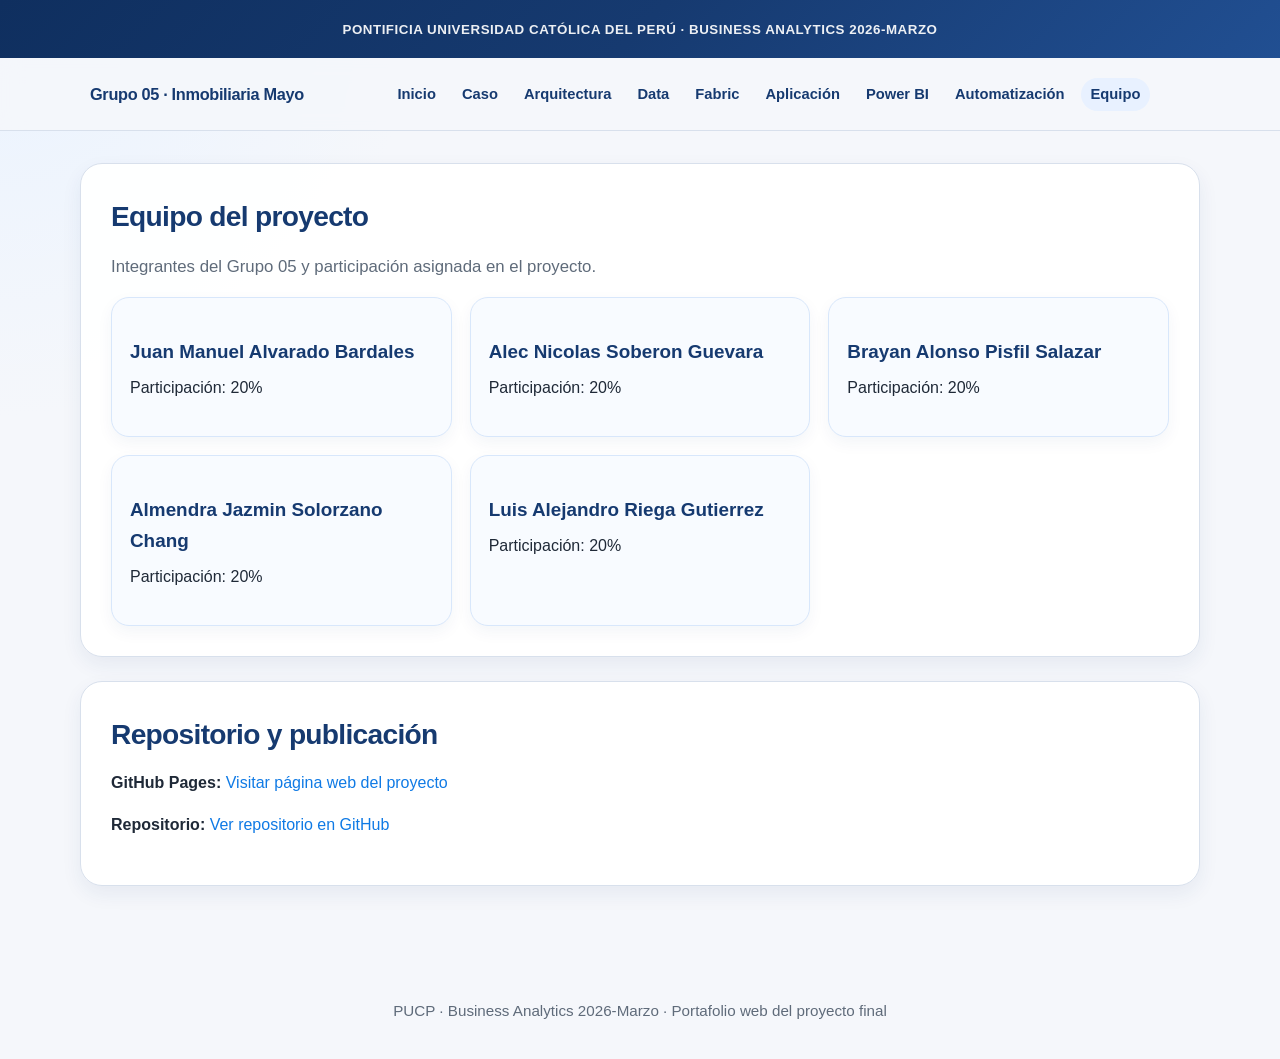
<file: pages/equipo.html>
<!DOCTYPE html>
<html lang="es">
<head>
  <meta charset="UTF-8" />
  <meta name="viewport" content="width=device-width, initial-scale=1.0" />
  <title>Equipo · Inmobiliaria Mayo</title>
  <link rel="stylesheet" href="../assets/css/styles.css" />
</head>
<body>
  <div class="topbar"><div class="container"><small>PONTIFICIA UNIVERSIDAD CATÓLICA DEL PERÚ · BUSINESS ANALYTICS 2026-MARZO</small></div></div>
  <nav class="nav"><div class="container nav-inner"><a class="brand" href="../index.html">Grupo 05 · Inmobiliaria Mayo</a><ul><li><a href="../index.html">Inicio</a></li><li><a href="caso-negocio.html">Caso</a></li><li><a href="arquitectura.html">Arquitectura</a></li><li><a href="data-layer.html">Data</a></li><li><a href="etl-fabric.html">Fabric</a></li><li><a href="powerapps.html">Aplicación</a></li><li><a href="powerbi.html">Power BI</a></li><li><a href="automatizacion.html">Automatización</a></li><li><a class="active" href="equipo.html">Equipo</a></li></ul></div></nav>
  
  <main class="container">

    <section>
      <h2>Equipo del proyecto</h2>
      <p class="lead">Integrantes del Grupo 05 y participación asignada en el proyecto.</p>
      <div class="grid-3">
        <div class="mini-card"><h3>Juan Manuel Alvarado Bardales</h3><p>Participación: 20%</p></div>
        <div class="mini-card"><h3>Alec Nicolas Soberon Guevara</h3><p>Participación: 20%</p></div>
        <div class="mini-card"><h3>Brayan Alonso Pisfil Salazar</h3><p>Participación: 20%</p></div>
        <div class="mini-card"><h3>Almendra Jazmin Solorzano Chang</h3><p>Participación: 20%</p></div>
        <div class="mini-card"><h3>Luis Alejandro Riega Gutierrez</h3><p>Participación: 20%</p></div>
      </div>
    </section>

    <section>
      <h2>Repositorio y publicación</h2>
      <p><strong>GitHub Pages:</strong> <a href="https://alecsoberon.github.io/Grupo5AnalyticsandVisualizationPUCP0126/" target="_blank" rel="noopener">Visitar página web del proyecto</a></p>
      <p><strong>Repositorio:</strong> <a href="https://github.com/AlecSoberon/Grupo5AnalyticsandVisualizationPUCP0126" target="_blank" rel="noopener">Ver repositorio en GitHub</a></p>
      </section>

  </main>
  <div class="footer">PUCP · Business Analytics 2026-Marzo · Portafolio web del proyecto final</div>
</body>
</html>
</file>
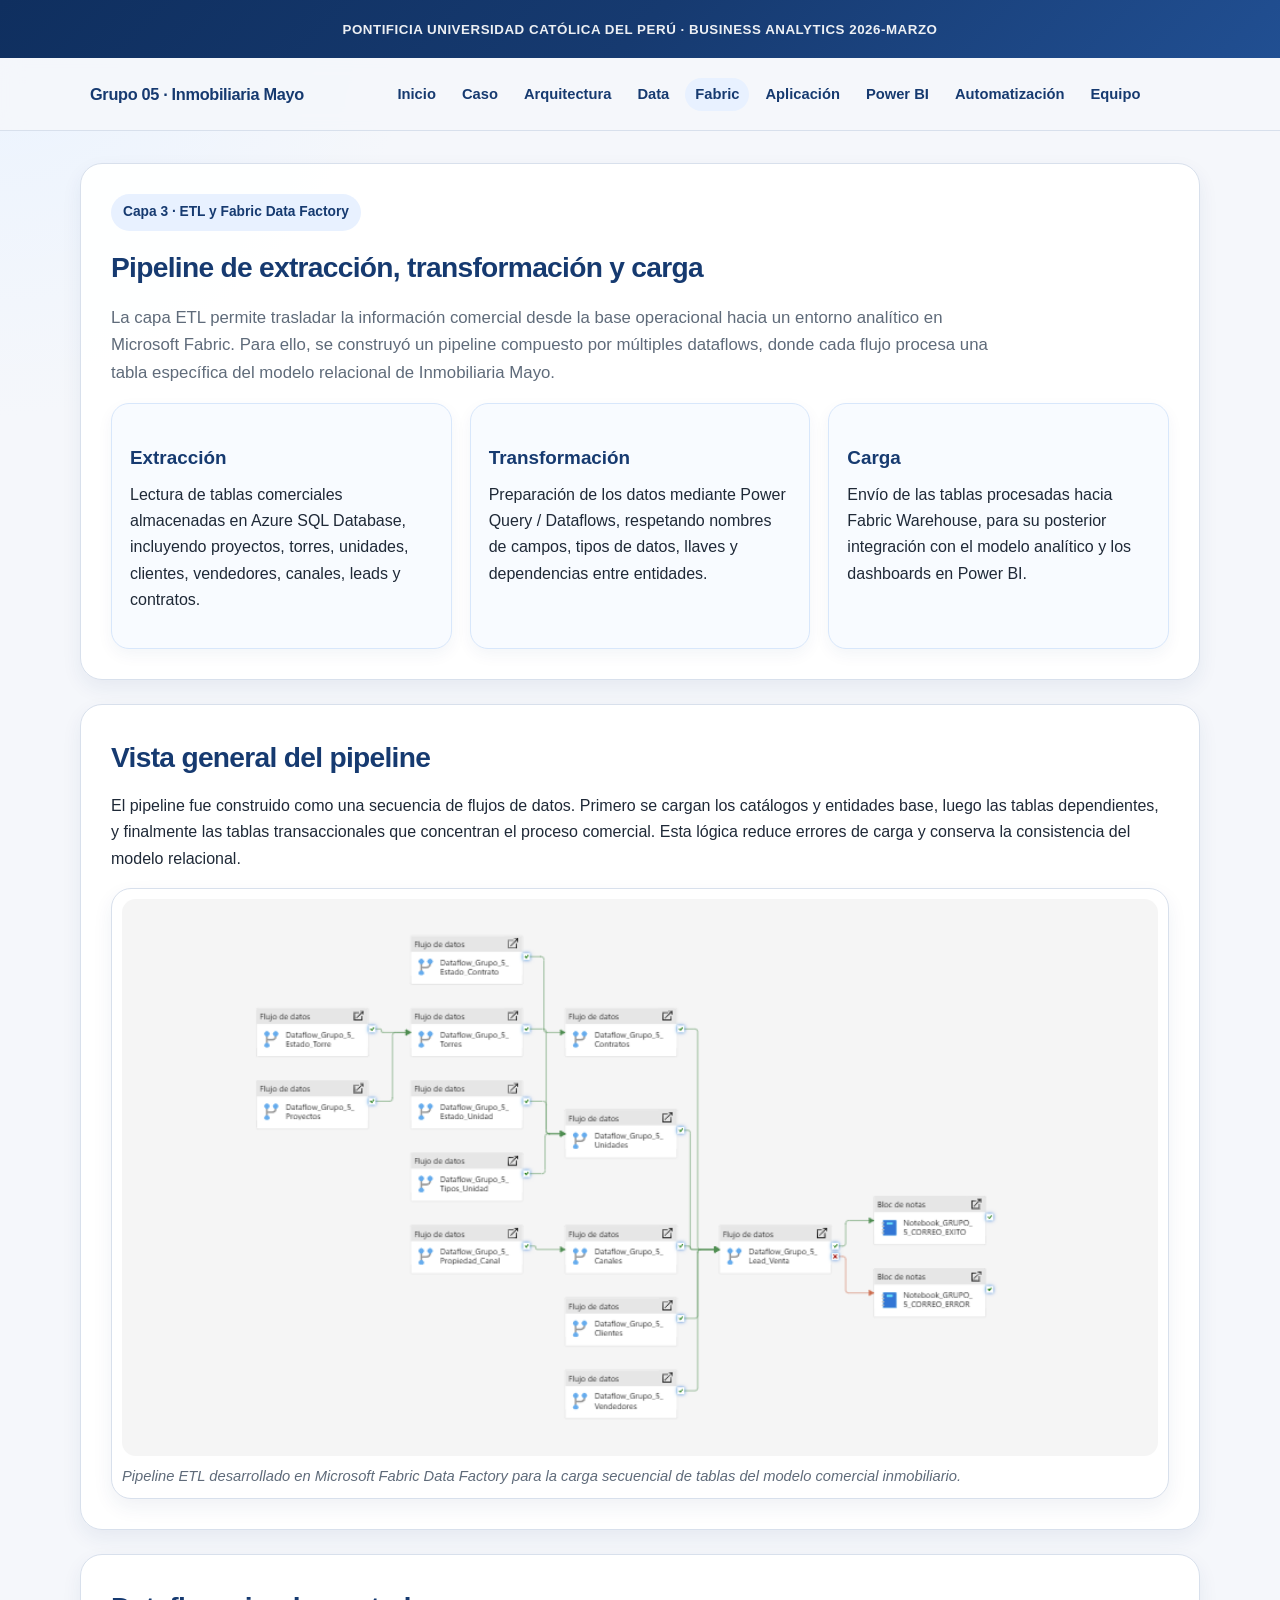
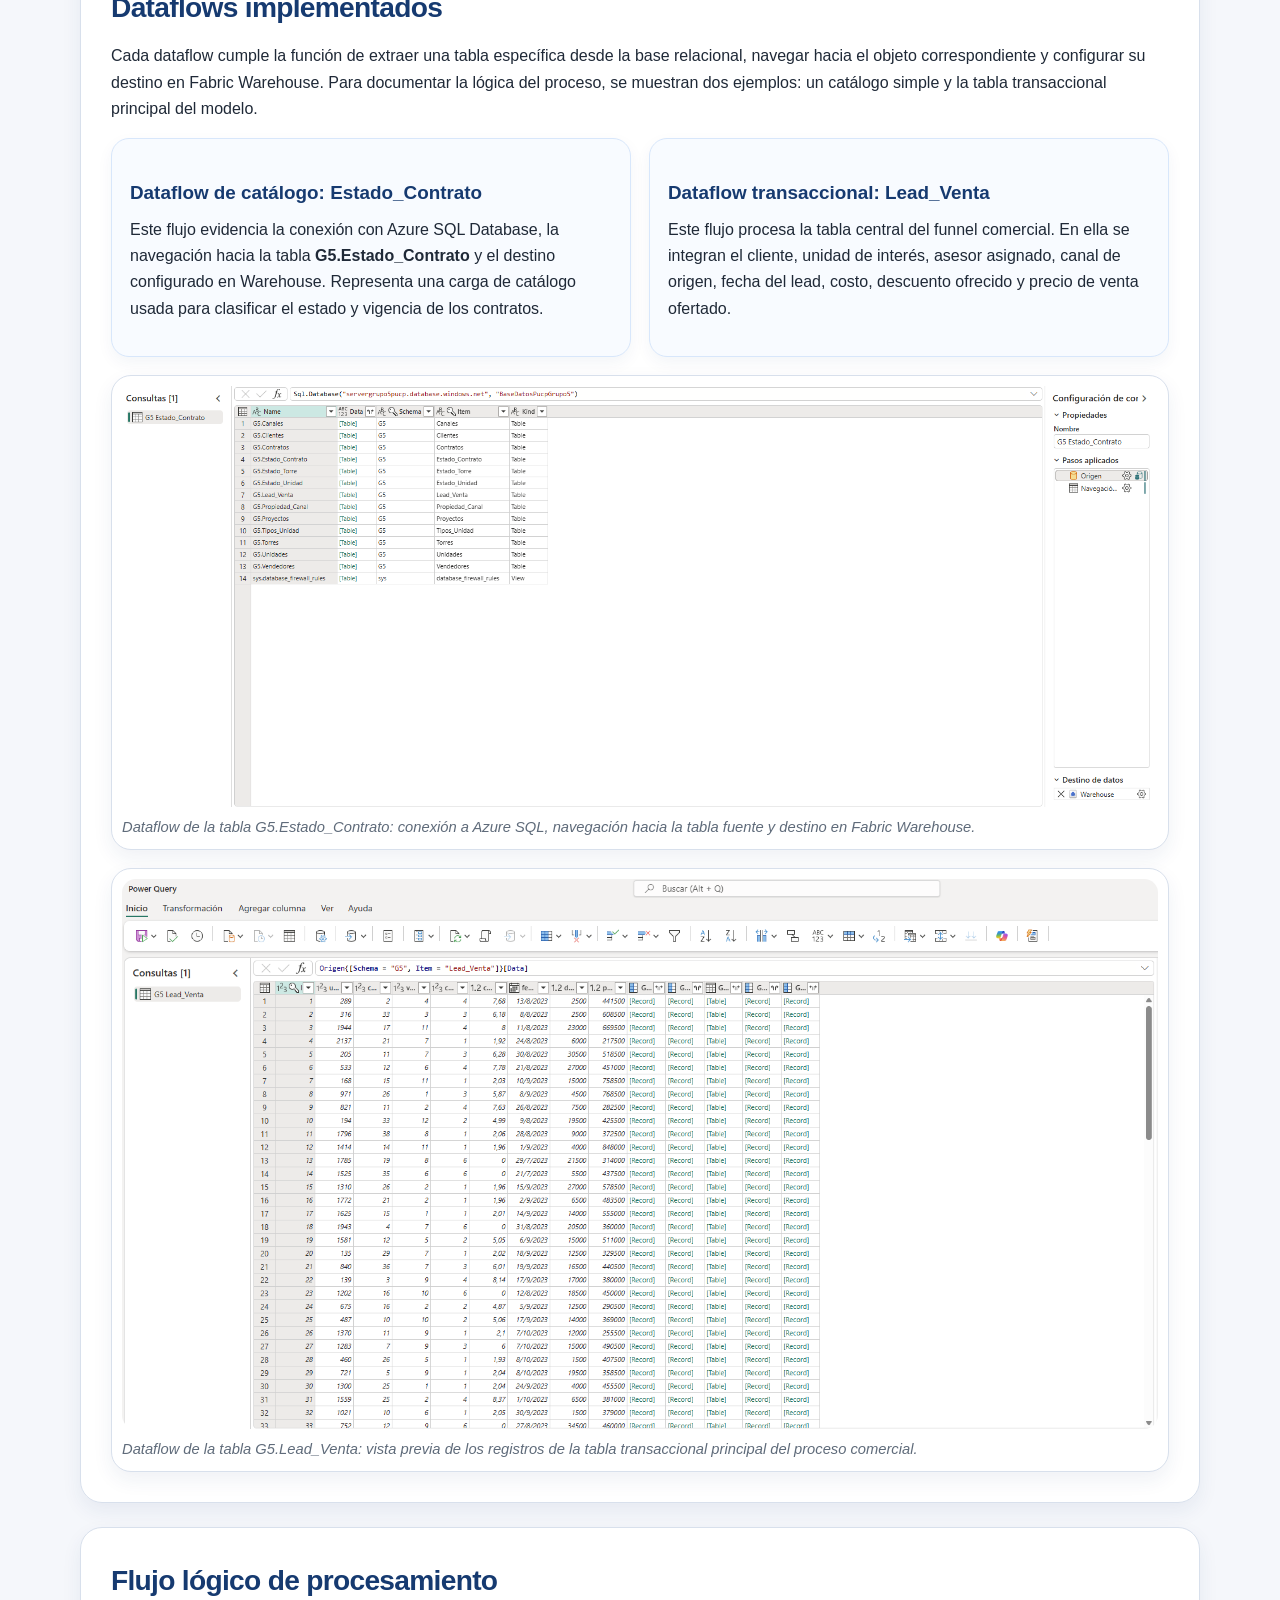
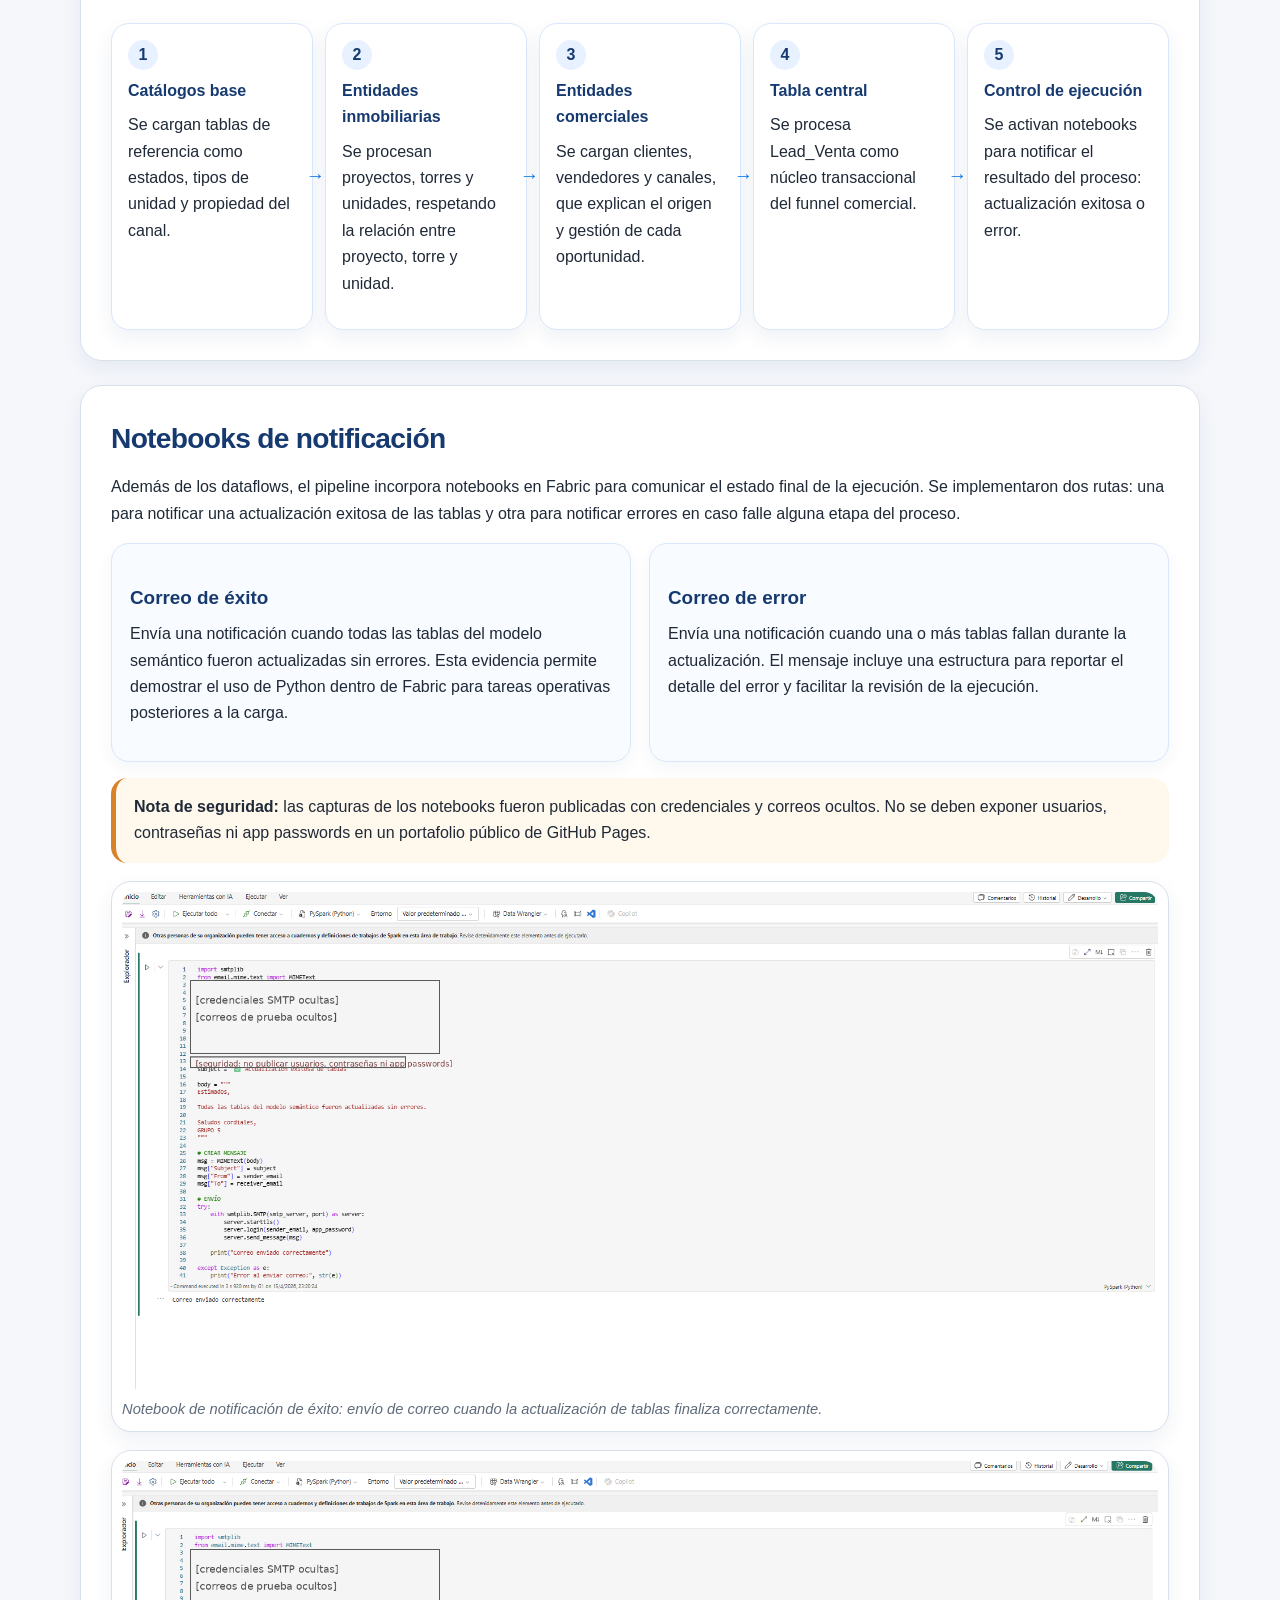
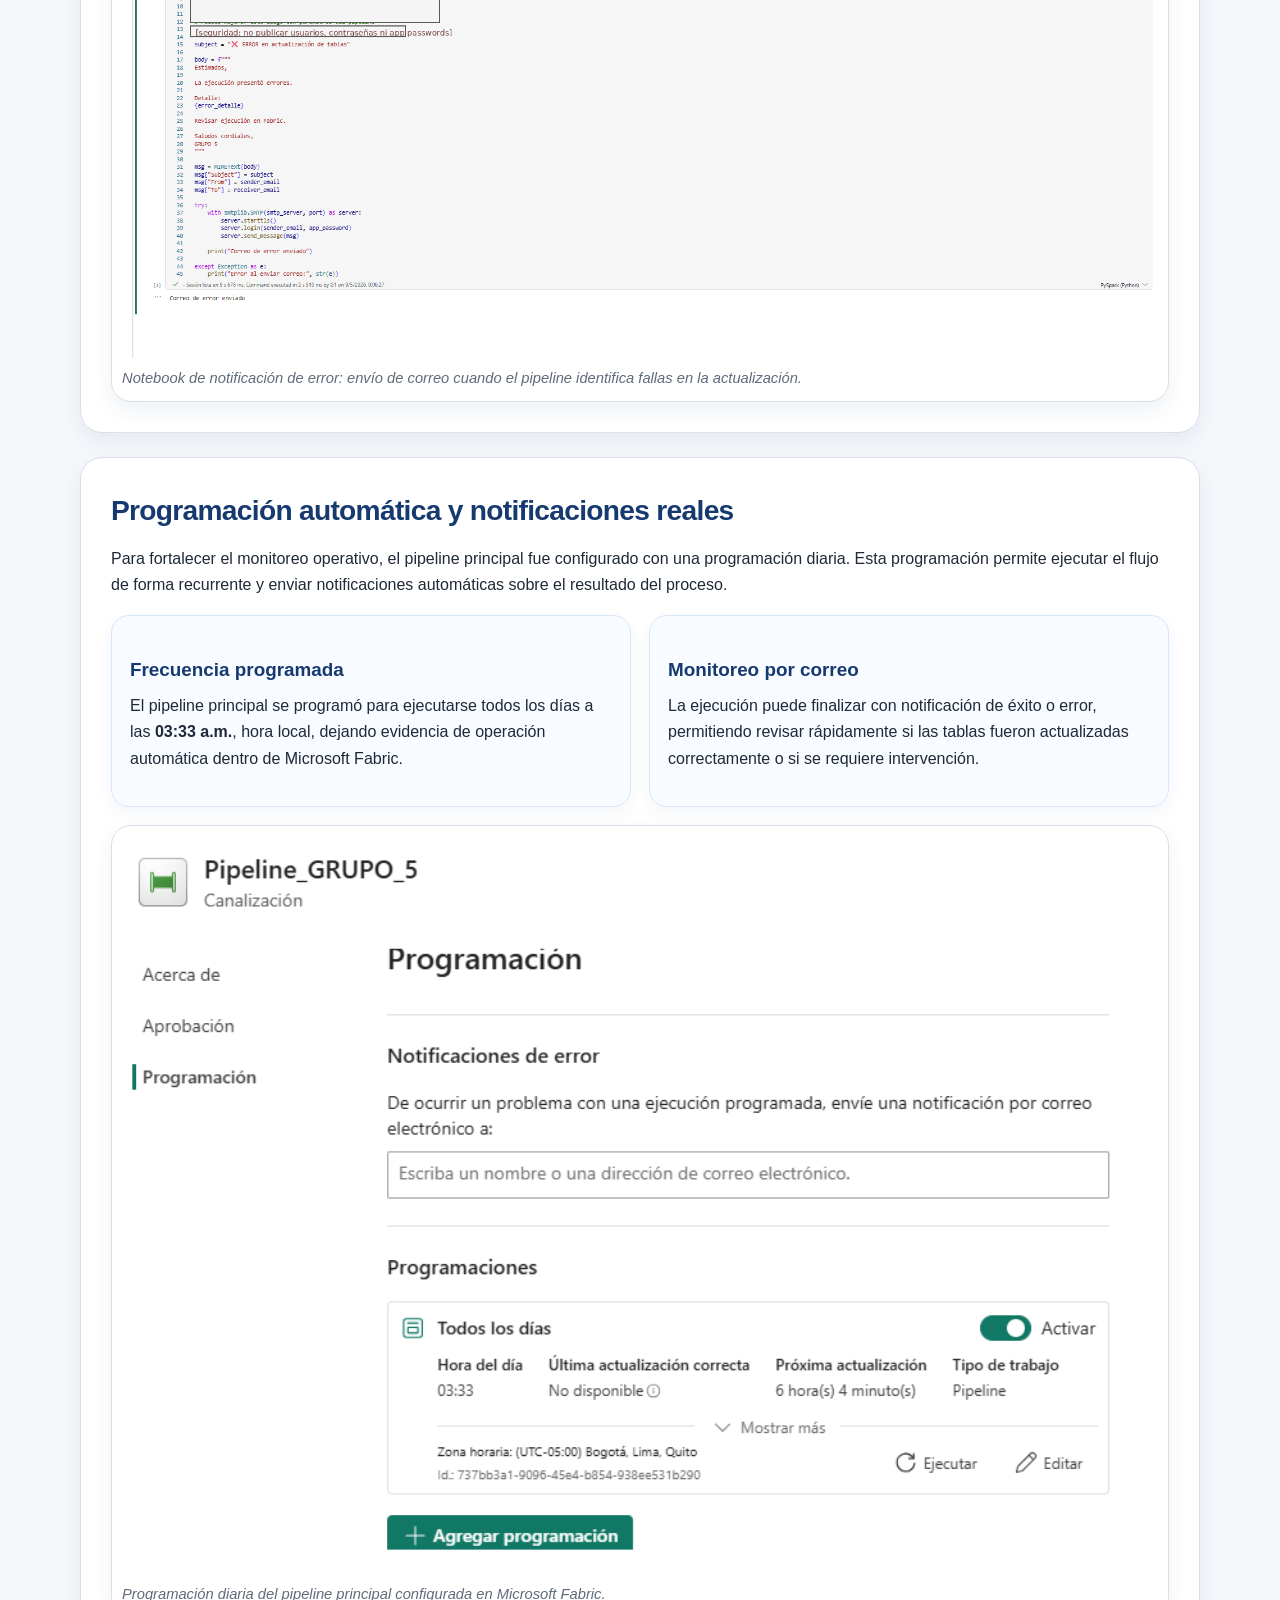
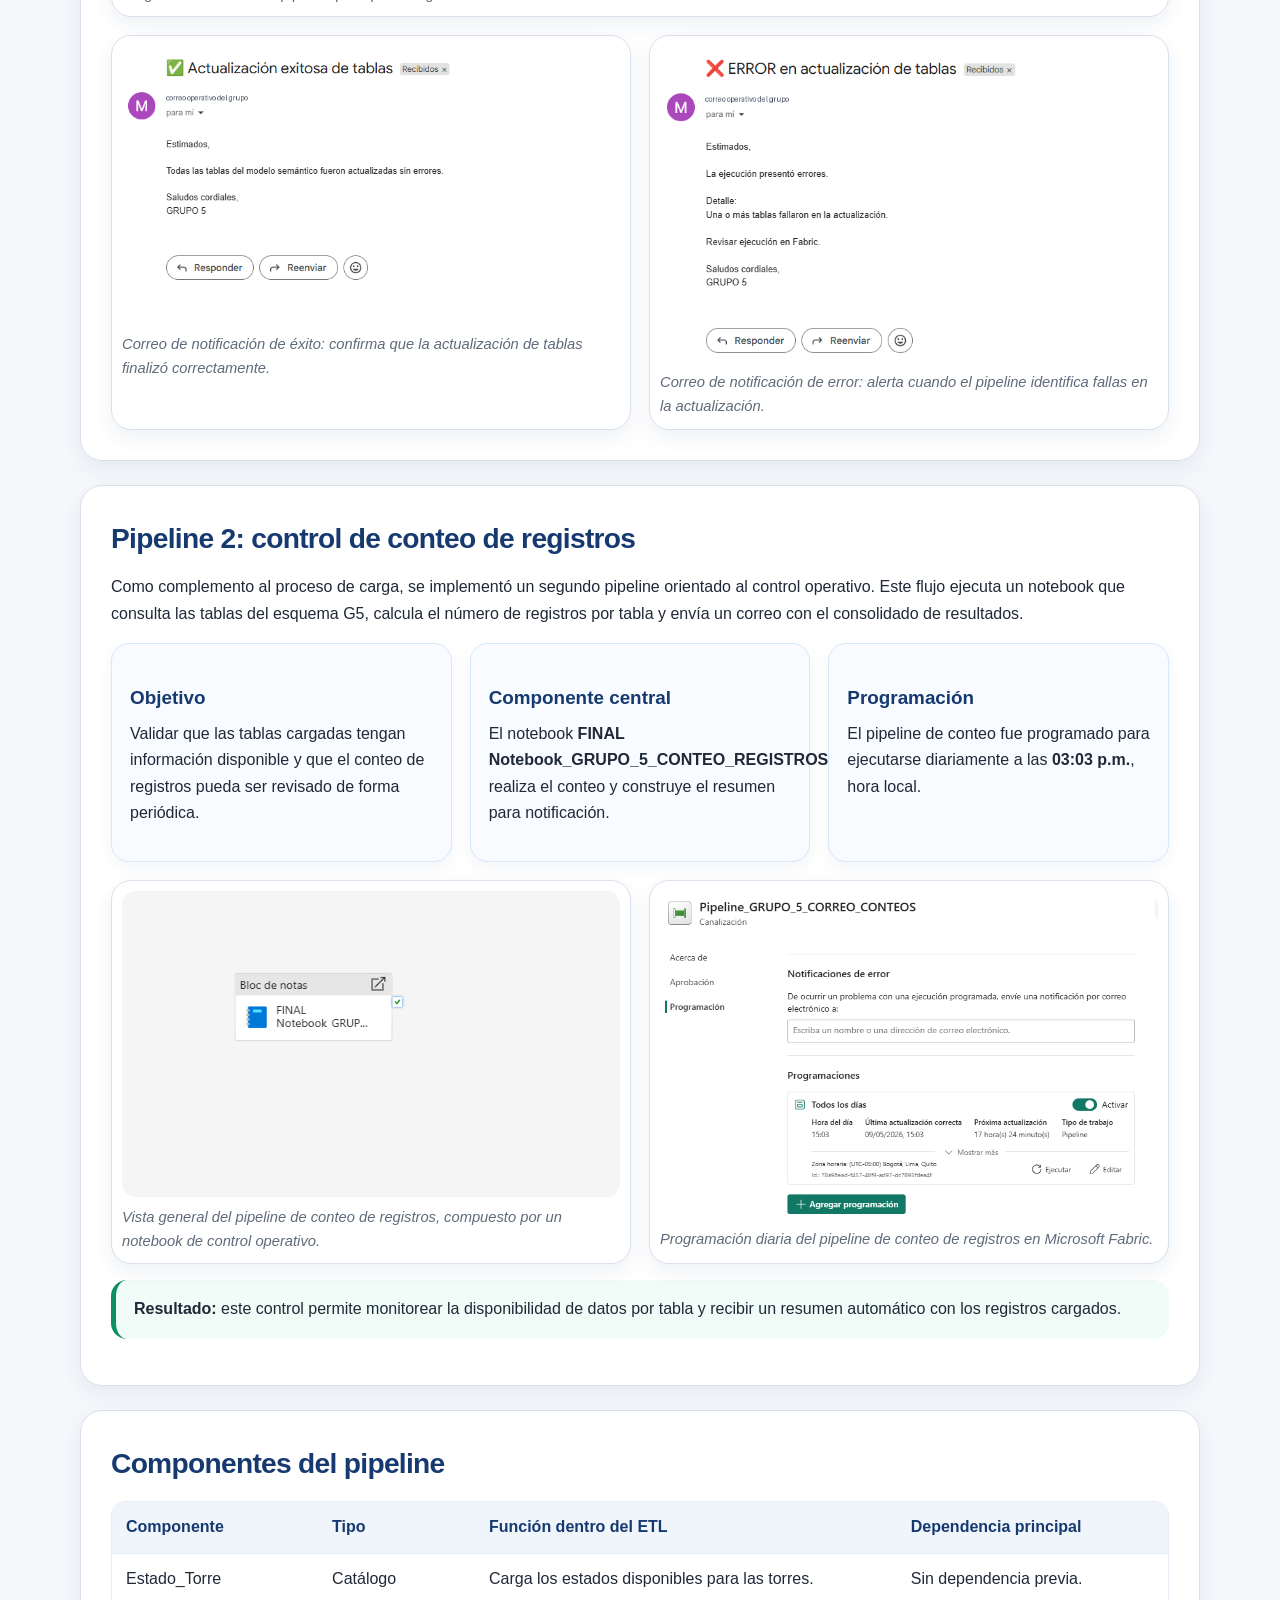
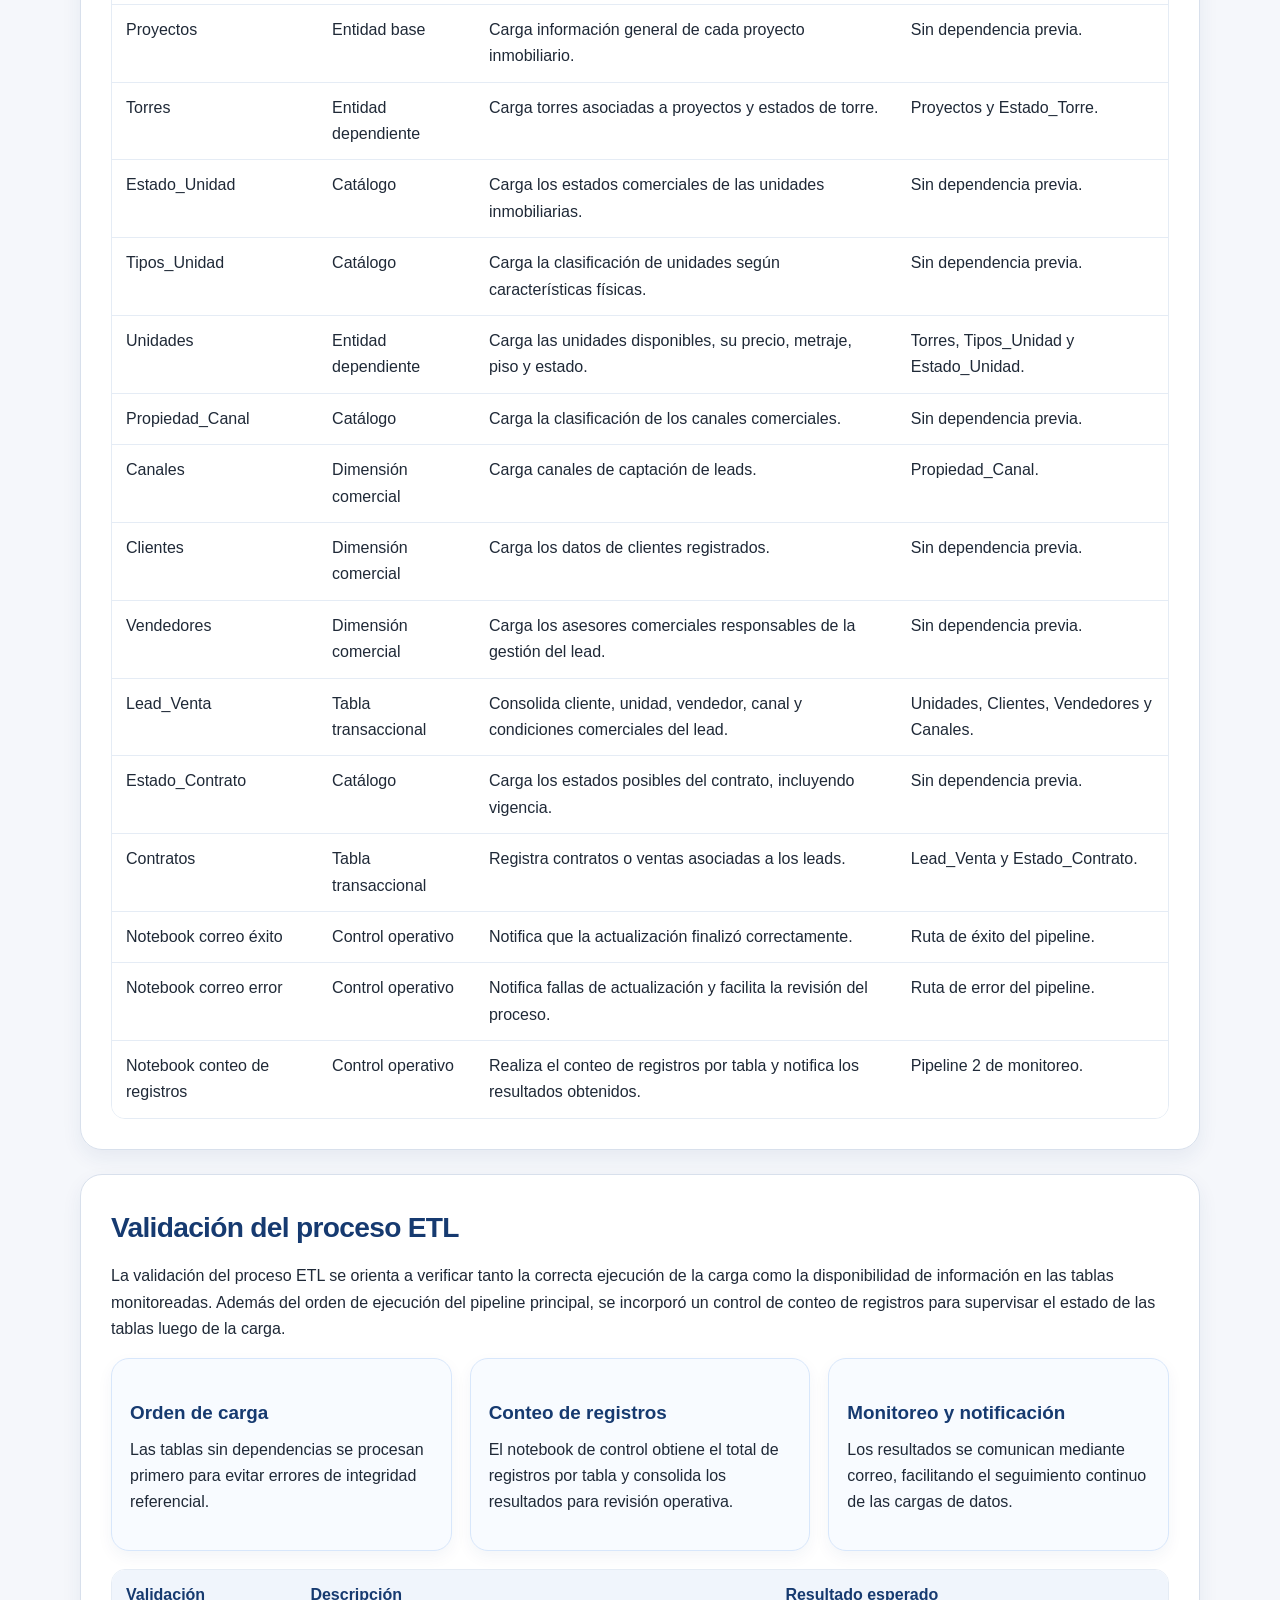
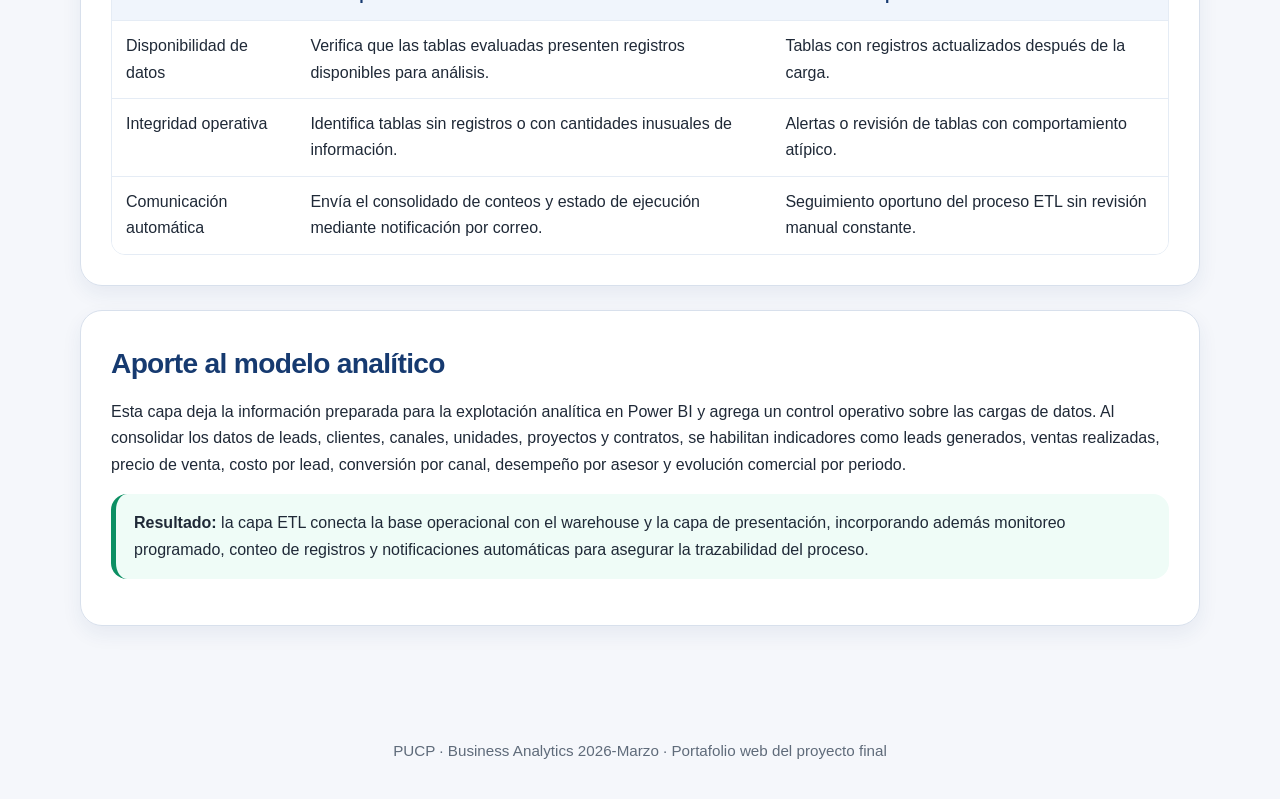
<file: pages/etl-fabric.html>
<!DOCTYPE html>
<html lang="es">
<head>
  <meta charset="UTF-8" />
  <meta name="viewport" content="width=device-width, initial-scale=1.0" />
  <title>ETL y Fabric · Inmobiliaria Mayo</title>
  <link rel="stylesheet" href="../assets/css/styles.css" />
</head>
<body>
  <div class="topbar">
    <div class="container">
      <small>PONTIFICIA UNIVERSIDAD CATÓLICA DEL PERÚ · BUSINESS ANALYTICS 2026-MARZO</small>
    </div>
  </div>

  <nav class="nav">
    <div class="container nav-inner">
      <a class="brand" href="../index.html">Grupo 05 · Inmobiliaria Mayo</a>
      <ul>
        <li><a href="../index.html">Inicio</a></li>
        <li><a href="caso-negocio.html">Caso</a></li>
        <li><a href="arquitectura.html">Arquitectura</a></li>
        <li><a href="data-layer.html">Data</a></li>
        <li><a class="active" href="etl-fabric.html">Fabric</a></li>
        <li><a href="powerapps.html">Aplicación</a></li>
        <li><a href="powerbi.html">Power BI</a></li>
        <li><a href="automatizacion.html">Automatización</a></li>
        <li><a href="equipo.html">Equipo</a></li>
      </ul>
    </div>
  </nav>

  <main class="container">

    <section>
      <span class="eyebrow">Capa 3 · ETL y Fabric Data Factory</span>
      <h2>Pipeline de extracción, transformación y carga</h2>
      <p class="lead">
        La capa ETL permite trasladar la información comercial desde la base operacional hacia un entorno analítico en Microsoft Fabric. Para ello, se construyó un pipeline compuesto por múltiples dataflows, donde cada flujo procesa una tabla específica del modelo relacional de Inmobiliaria Mayo.
      </p>
      <div class="grid-3">
        <div class="card">
          <h3>Extracción</h3>
          <p>Lectura de tablas comerciales almacenadas en Azure SQL Database, incluyendo proyectos, torres, unidades, clientes, vendedores, canales, leads y contratos.</p>
        </div>
        <div class="card">
          <h3>Transformación</h3>
          <p>Preparación de los datos mediante Power Query / Dataflows, respetando nombres de campos, tipos de datos, llaves y dependencias entre entidades.</p>
        </div>
        <div class="card">
          <h3>Carga</h3>
          <p>Envío de las tablas procesadas hacia Fabric Warehouse, para su posterior integración con el modelo analítico y los dashboards en Power BI.</p>
        </div>
      </div>
    </section>

    <section>
      <h2>Vista general del pipeline</h2>
      <p>
        El pipeline fue construido como una secuencia de flujos de datos. Primero se cargan los catálogos y entidades base, luego las tablas dependientes, y finalmente las tablas transaccionales que concentran el proceso comercial. Esta lógica reduce errores de carga y conserva la consistencia del modelo relacional.
      </p>
      <div class="image-frame">
        <img src="../assets/img/Pipeline_Fabric.png" alt="Pipeline ETL en Microsoft Fabric Data Factory" />
        <p class="caption">Pipeline ETL desarrollado en Microsoft Fabric Data Factory para la carga secuencial de tablas del modelo comercial inmobiliario.</p>
      </div>
    </section>

    <section>
      <h2>Dataflows implementados</h2>
      <p>
        Cada dataflow cumple la función de extraer una tabla específica desde la base relacional, navegar hacia el objeto correspondiente y configurar su destino en Fabric Warehouse. Para documentar la lógica del proceso, se muestran dos ejemplos: un catálogo simple y la tabla transaccional principal del modelo.
      </p>
      <div class="grid-2">
        <div class="card">
          <h3>Dataflow de catálogo: Estado_Contrato</h3>
          <p>
            Este flujo evidencia la conexión con Azure SQL Database, la navegación hacia la tabla <strong>G5.Estado_Contrato</strong> y el destino configurado en Warehouse. Representa una carga de catálogo usada para clasificar el estado y vigencia de los contratos.
          </p>
        </div>
        <div class="card">
          <h3>Dataflow transaccional: Lead_Venta</h3>
          <p>
            Este flujo procesa la tabla central del funnel comercial. En ella se integran el cliente, unidad de interés, asesor asignado, canal de origen, fecha del lead, costo, descuento ofrecido y precio de venta ofertado.
          </p>
        </div>
      </div>
      <div class="image-frame" style="margin-top: 18px;">
        <img src="../assets/img/Dataflow_Estado_Contrato.png" alt="Dataflow de Estado Contrato en Fabric" />
        <p class="caption">Dataflow de la tabla G5.Estado_Contrato: conexión a Azure SQL, navegación hacia la tabla fuente y destino en Fabric Warehouse.</p>
      </div>
      <div class="image-frame" style="margin-top: 18px;">
        <img src="../assets/img/Dataflow_Lead_Venta.png" alt="Dataflow de Lead Venta en Fabric" />
        <p class="caption">Dataflow de la tabla G5.Lead_Venta: vista previa de los registros de la tabla transaccional principal del proceso comercial.</p>
      </div>
    </section>

    <section>
      <h2>Flujo lógico de procesamiento</h2>
      <div class="flow">
        <div class="flow-step">
          <span>1</span>
          <h4>Catálogos base</h4>
          <p>Se cargan tablas de referencia como estados, tipos de unidad y propiedad del canal.</p>
        </div>
        <div class="flow-step">
          <span>2</span>
          <h4>Entidades inmobiliarias</h4>
          <p>Se procesan proyectos, torres y unidades, respetando la relación entre proyecto, torre y unidad.</p>
        </div>
        <div class="flow-step">
          <span>3</span>
          <h4>Entidades comerciales</h4>
          <p>Se cargan clientes, vendedores y canales, que explican el origen y gestión de cada oportunidad.</p>
        </div>
        <div class="flow-step">
          <span>4</span>
          <h4>Tabla central</h4>
          <p>Se procesa Lead_Venta como núcleo transaccional del funnel comercial.</p>
        </div>
        <div class="flow-step">
          <span>5</span>
          <h4>Control de ejecución</h4>
          <p>Se activan notebooks para notificar el resultado del proceso: actualización exitosa o error.</p>
        </div>
      </div>
    </section>

    <section>
      <h2>Notebooks de notificación</h2>
      <p>
        Además de los dataflows, el pipeline incorpora notebooks en Fabric para comunicar el estado final de la ejecución. Se implementaron dos rutas: una para notificar una actualización exitosa de las tablas y otra para notificar errores en caso falle alguna etapa del proceso.
      </p>
      <div class="grid-2">
        <div class="card">
          <h3>Correo de éxito</h3>
          <p>
            Envía una notificación cuando todas las tablas del modelo semántico fueron actualizadas sin errores. Esta evidencia permite demostrar el uso de Python dentro de Fabric para tareas operativas posteriores a la carga.
          </p>
        </div>
        <div class="card">
          <h3>Correo de error</h3>
          <p>
            Envía una notificación cuando una o más tablas fallan durante la actualización. El mensaje incluye una estructura para reportar el detalle del error y facilitar la revisión de la ejecución.
          </p>
        </div>
      </div>
      <div class="callout warning">
        <strong>Nota de seguridad:</strong> las capturas de los notebooks fueron publicadas con credenciales y correos ocultos. No se deben exponer usuarios, contraseñas ni app passwords en un portafolio público de GitHub Pages.
      </div>
      <div class="image-frame" style="margin-top: 18px;">
        <img src="../assets/img/Notebook_Correo_Exito_Redactado.png" alt="Notebook de correo de éxito en Fabric" />
        <p class="caption">Notebook de notificación de éxito: envío de correo cuando la actualización de tablas finaliza correctamente.</p>
      </div>
      <div class="image-frame" style="margin-top: 18px;">
        <img src="../assets/img/Notebook_Correo_Error_Redactado.png" alt="Notebook de correo de error en Fabric" />
        <p class="caption">Notebook de notificación de error: envío de correo cuando el pipeline identifica fallas en la actualización.</p>
      </div>
    </section>

    <section>
      <h2>Programación automática y notificaciones reales</h2>
      <p>
        Para fortalecer el monitoreo operativo, el pipeline principal fue configurado con una programación diaria. Esta programación permite ejecutar el flujo de forma recurrente y enviar notificaciones automáticas sobre el resultado del proceso.
      </p>
      <div class="grid-2">
        <div class="card">
          <h3>Frecuencia programada</h3>
          <p>El pipeline principal se programó para ejecutarse todos los días a las <strong>03:33 a.m.</strong>, hora local, dejando evidencia de operación automática dentro de Microsoft Fabric.</p>
        </div>
        <div class="card">
          <h3>Monitoreo por correo</h3>
          <p>La ejecución puede finalizar con notificación de éxito o error, permitiendo revisar rápidamente si las tablas fueron actualizadas correctamente o si se requiere intervención.</p>
        </div>
      </div>
      <div class="image-frame" style="margin-top: 18px;">
        <img src="../assets/img/Programacion_Pipeline_Principal.png" alt="Programación diaria del pipeline principal en Fabric" />
        <p class="caption">Programación diaria del pipeline principal configurada en Microsoft Fabric.</p>
      </div>
      <div class="grid-2" style="margin-top: 18px;">
        <div class="image-frame">
          <img src="../assets/img/Correo_Exito_Real_Redactado.png" alt="Correo real de actualización exitosa" />
          <p class="caption">Correo de notificación de éxito: confirma que la actualización de tablas finalizó correctamente.</p>
        </div>
        <div class="image-frame">
          <img src="../assets/img/Correo_Error_Real_Redactado.png" alt="Correo real de error en actualización" />
          <p class="caption">Correo de notificación de error: alerta cuando el pipeline identifica fallas en la actualización.</p>
        </div>
      </div>
    </section>

    <section>
      <h2>Pipeline 2: control de conteo de registros</h2>
      <p>
        Como complemento al proceso de carga, se implementó un segundo pipeline orientado al control operativo. Este flujo ejecuta un notebook que consulta las tablas del esquema G5, calcula el número de registros por tabla y envía un correo con el consolidado de resultados.
      </p>
      <div class="grid-3">
        <div class="card">
          <h3>Objetivo</h3>
          <p>Validar que las tablas cargadas tengan información disponible y que el conteo de registros pueda ser revisado de forma periódica.</p>
        </div>
        <div class="card">
          <h3>Componente central</h3>
          <p>El notebook <strong>FINAL Notebook_GRUPO_5_CONTEO_REGISTROS_V6</strong> realiza el conteo y construye el resumen para notificación.</p>
        </div>
        <div class="card">
          <h3>Programación</h3>
          <p>El pipeline de conteo fue programado para ejecutarse diariamente a las <strong>03:03 p.m.</strong>, hora local.</p>
        </div>
      </div>
      <div class="grid-2" style="margin-top: 18px;">
        <div class="image-frame">
          <img src="../assets/img/Pipeline_Conteo_Registros.png" alt="Pipeline de conteo de registros" />
          <p class="caption">Vista general del pipeline de conteo de registros, compuesto por un notebook de control operativo.</p>
        </div>
        <div class="image-frame">
          <img src="../assets/img/Programacion_Pipeline_Conteo.png" alt="Programación diaria del pipeline de conteo" />
          <p class="caption">Programación diaria del pipeline de conteo de registros en Microsoft Fabric.</p>
        </div>
      </div>
      <div class="callout success">
        <strong>Resultado:</strong> este control permite monitorear la disponibilidad de datos por tabla y recibir un resumen automático con los registros cargados.
      </div>
    </section>

    <section>
      <h2>Componentes del pipeline</h2>
      <div class="table-wrap">
        <table>
          <thead>
            <tr>
              <th>Componente</th>
              <th>Tipo</th>
              <th>Función dentro del ETL</th>
              <th>Dependencia principal</th>
            </tr>
          </thead>
          <tbody>
            <tr>
              <td>Estado_Torre</td>
              <td>Catálogo</td>
              <td>Carga los estados disponibles para las torres.</td>
              <td>Sin dependencia previa.</td>
            </tr>
            <tr>
              <td>Proyectos</td>
              <td>Entidad base</td>
              <td>Carga información general de cada proyecto inmobiliario.</td>
              <td>Sin dependencia previa.</td>
            </tr>
            <tr>
              <td>Torres</td>
              <td>Entidad dependiente</td>
              <td>Carga torres asociadas a proyectos y estados de torre.</td>
              <td>Proyectos y Estado_Torre.</td>
            </tr>
            <tr>
              <td>Estado_Unidad</td>
              <td>Catálogo</td>
              <td>Carga los estados comerciales de las unidades inmobiliarias.</td>
              <td>Sin dependencia previa.</td>
            </tr>
            <tr>
              <td>Tipos_Unidad</td>
              <td>Catálogo</td>
              <td>Carga la clasificación de unidades según características físicas.</td>
              <td>Sin dependencia previa.</td>
            </tr>
            <tr>
              <td>Unidades</td>
              <td>Entidad dependiente</td>
              <td>Carga las unidades disponibles, su precio, metraje, piso y estado.</td>
              <td>Torres, Tipos_Unidad y Estado_Unidad.</td>
            </tr>
            <tr>
              <td>Propiedad_Canal</td>
              <td>Catálogo</td>
              <td>Carga la clasificación de los canales comerciales.</td>
              <td>Sin dependencia previa.</td>
            </tr>
            <tr>
              <td>Canales</td>
              <td>Dimensión comercial</td>
              <td>Carga canales de captación de leads.</td>
              <td>Propiedad_Canal.</td>
            </tr>
            <tr>
              <td>Clientes</td>
              <td>Dimensión comercial</td>
              <td>Carga los datos de clientes registrados.</td>
              <td>Sin dependencia previa.</td>
            </tr>
            <tr>
              <td>Vendedores</td>
              <td>Dimensión comercial</td>
              <td>Carga los asesores comerciales responsables de la gestión del lead.</td>
              <td>Sin dependencia previa.</td>
            </tr>
            <tr>
              <td>Lead_Venta</td>
              <td>Tabla transaccional</td>
              <td>Consolida cliente, unidad, vendedor, canal y condiciones comerciales del lead.</td>
              <td>Unidades, Clientes, Vendedores y Canales.</td>
            </tr>
            <tr>
              <td>Estado_Contrato</td>
              <td>Catálogo</td>
              <td>Carga los estados posibles del contrato, incluyendo vigencia.</td>
              <td>Sin dependencia previa.</td>
            </tr>
            <tr>
              <td>Contratos</td>
              <td>Tabla transaccional</td>
              <td>Registra contratos o ventas asociadas a los leads.</td>
              <td>Lead_Venta y Estado_Contrato.</td>
            </tr>
            <tr>
              <td>Notebook correo éxito</td>
              <td>Control operativo</td>
              <td>Notifica que la actualización finalizó correctamente.</td>
              <td>Ruta de éxito del pipeline.</td>
            </tr>
            <tr>
              <td>Notebook correo error</td>
              <td>Control operativo</td>
              <td>Notifica fallas de actualización y facilita la revisión del proceso.</td>
              <td>Ruta de error del pipeline.</td>
            </tr>
            <tr>
              <td>Notebook conteo de registros</td>
              <td>Control operativo</td>
              <td>Realiza el conteo de registros por tabla y notifica los resultados obtenidos.</td>
              <td>Pipeline 2 de monitoreo.</td>
            </tr>
          </tbody>
        </table>
      </div>
    </section>

    <section>
      <h2>Validación del proceso ETL</h2>
      <p>
        La validación del proceso ETL se orienta a verificar tanto la correcta ejecución de la carga como la disponibilidad de información en las tablas monitoreadas. Además del orden de ejecución del pipeline principal, se incorporó un control de conteo de registros para supervisar el estado de las tablas luego de la carga.
      </p>
      <div class="grid-3">
        <div class="card">
          <h3>Orden de carga</h3>
          <p>Las tablas sin dependencias se procesan primero para evitar errores de integridad referencial.</p>
        </div>
        <div class="card">
          <h3>Conteo de registros</h3>
          <p>El notebook de control obtiene el total de registros por tabla y consolida los resultados para revisión operativa.</p>
        </div>
        <div class="card">
          <h3>Monitoreo y notificación</h3>
          <p>Los resultados se comunican mediante correo, facilitando el seguimiento continuo de las cargas de datos.</p>
        </div>
      </div>
      <div class="table-wrap" style="margin-top: 18px;">
        <table>
          <thead>
            <tr>
              <th>Validación</th>
              <th>Descripción</th>
              <th>Resultado esperado</th>
            </tr>
          </thead>
          <tbody>
            <tr>
              <td>Disponibilidad de datos</td>
              <td>Verifica que las tablas evaluadas presenten registros disponibles para análisis.</td>
              <td>Tablas con registros actualizados después de la carga.</td>
            </tr>
            <tr>
              <td>Integridad operativa</td>
              <td>Identifica tablas sin registros o con cantidades inusuales de información.</td>
              <td>Alertas o revisión de tablas con comportamiento atípico.</td>
            </tr>
            <tr>
              <td>Comunicación automática</td>
              <td>Envía el consolidado de conteos y estado de ejecución mediante notificación por correo.</td>
              <td>Seguimiento oportuno del proceso ETL sin revisión manual constante.</td>
            </tr>
          </tbody>
        </table>
      </div>
    </section>

    <section>
      <h2>Aporte al modelo analítico</h2>
      <p>
        Esta capa deja la información preparada para la explotación analítica en Power BI y agrega un control operativo sobre las cargas de datos. Al consolidar los datos de leads, clientes, canales, unidades, proyectos y contratos, se habilitan indicadores como leads generados, ventas realizadas, precio de venta, costo por lead, conversión por canal, desempeño por asesor y evolución comercial por periodo.
      </p>
      <div class="callout success">
        <strong>Resultado:</strong> la capa ETL conecta la base operacional con el warehouse y la capa de presentación, incorporando además monitoreo programado, conteo de registros y notificaciones automáticas para asegurar la trazabilidad del proceso.
      </div>
    </section>


  </main>

  <div class="footer">PUCP · Business Analytics 2026-Marzo · Portafolio web del proyecto final</div>
</body>
</html>
</file>
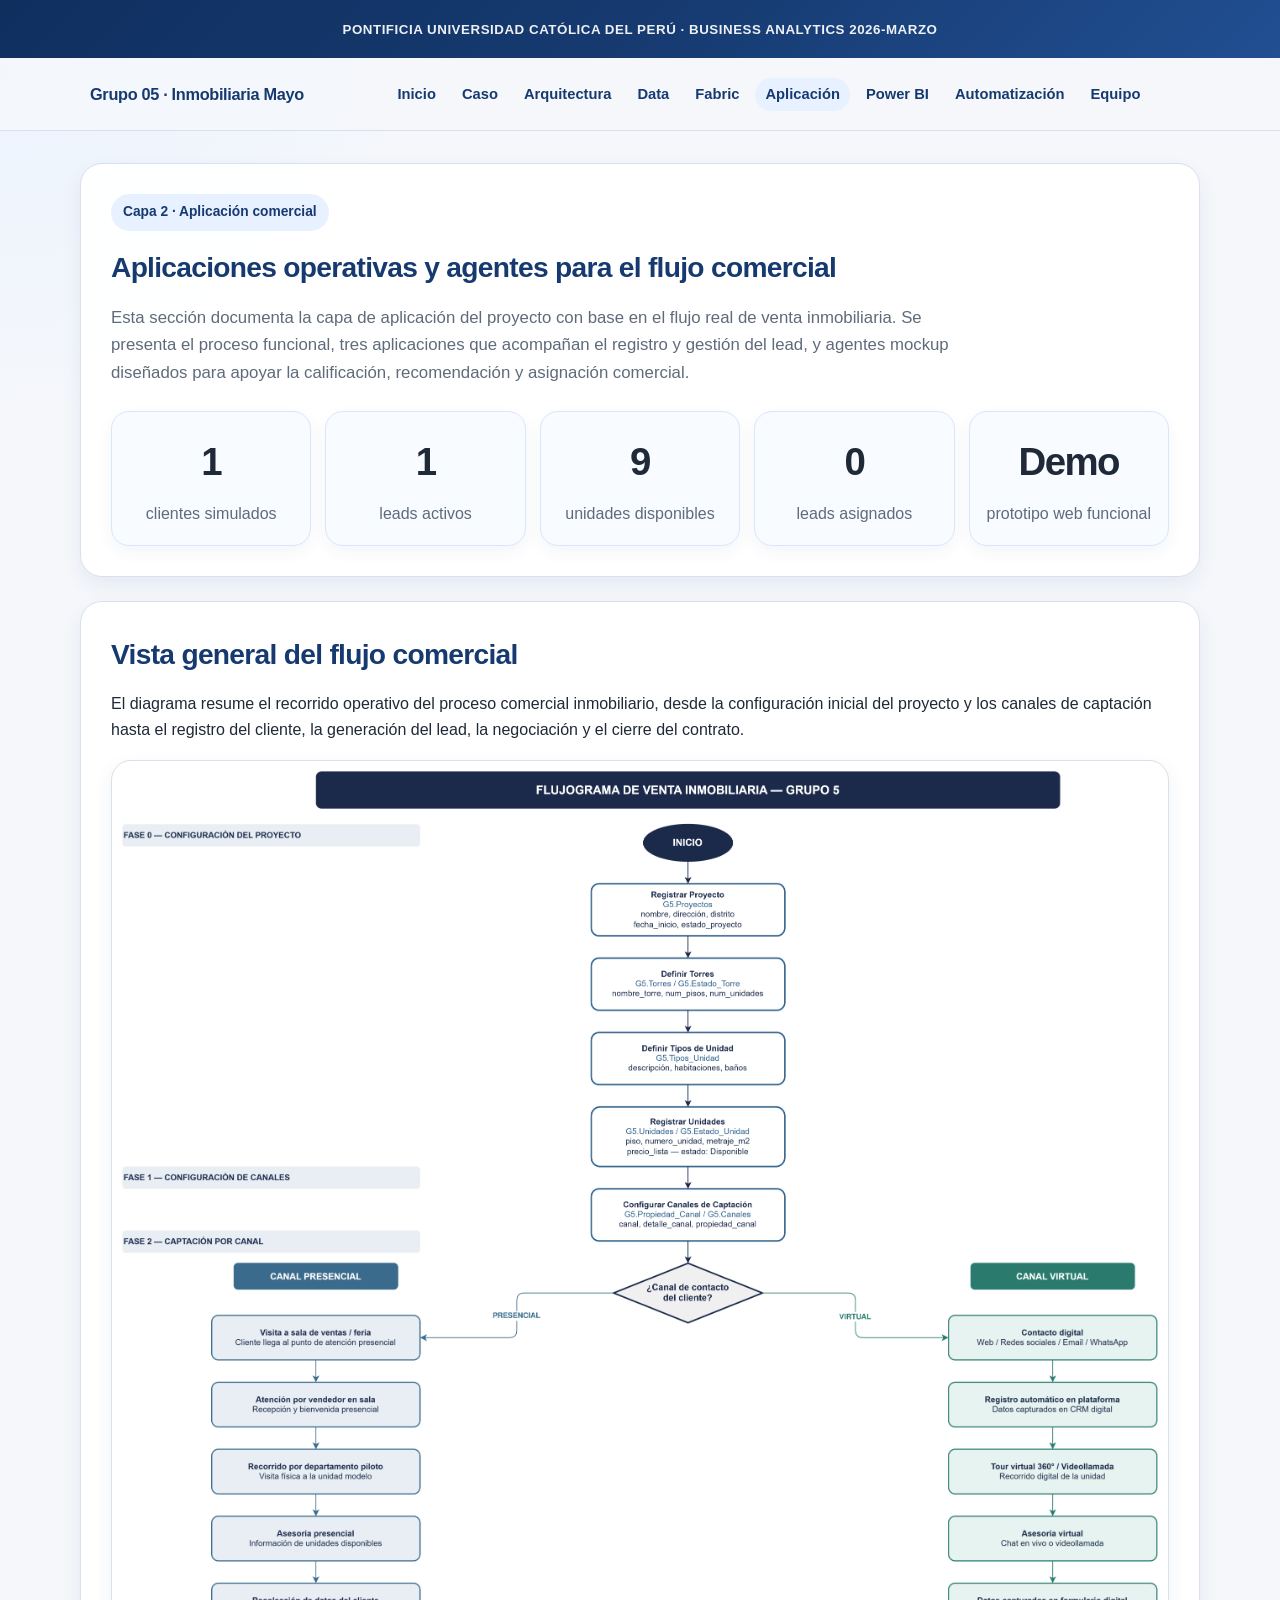
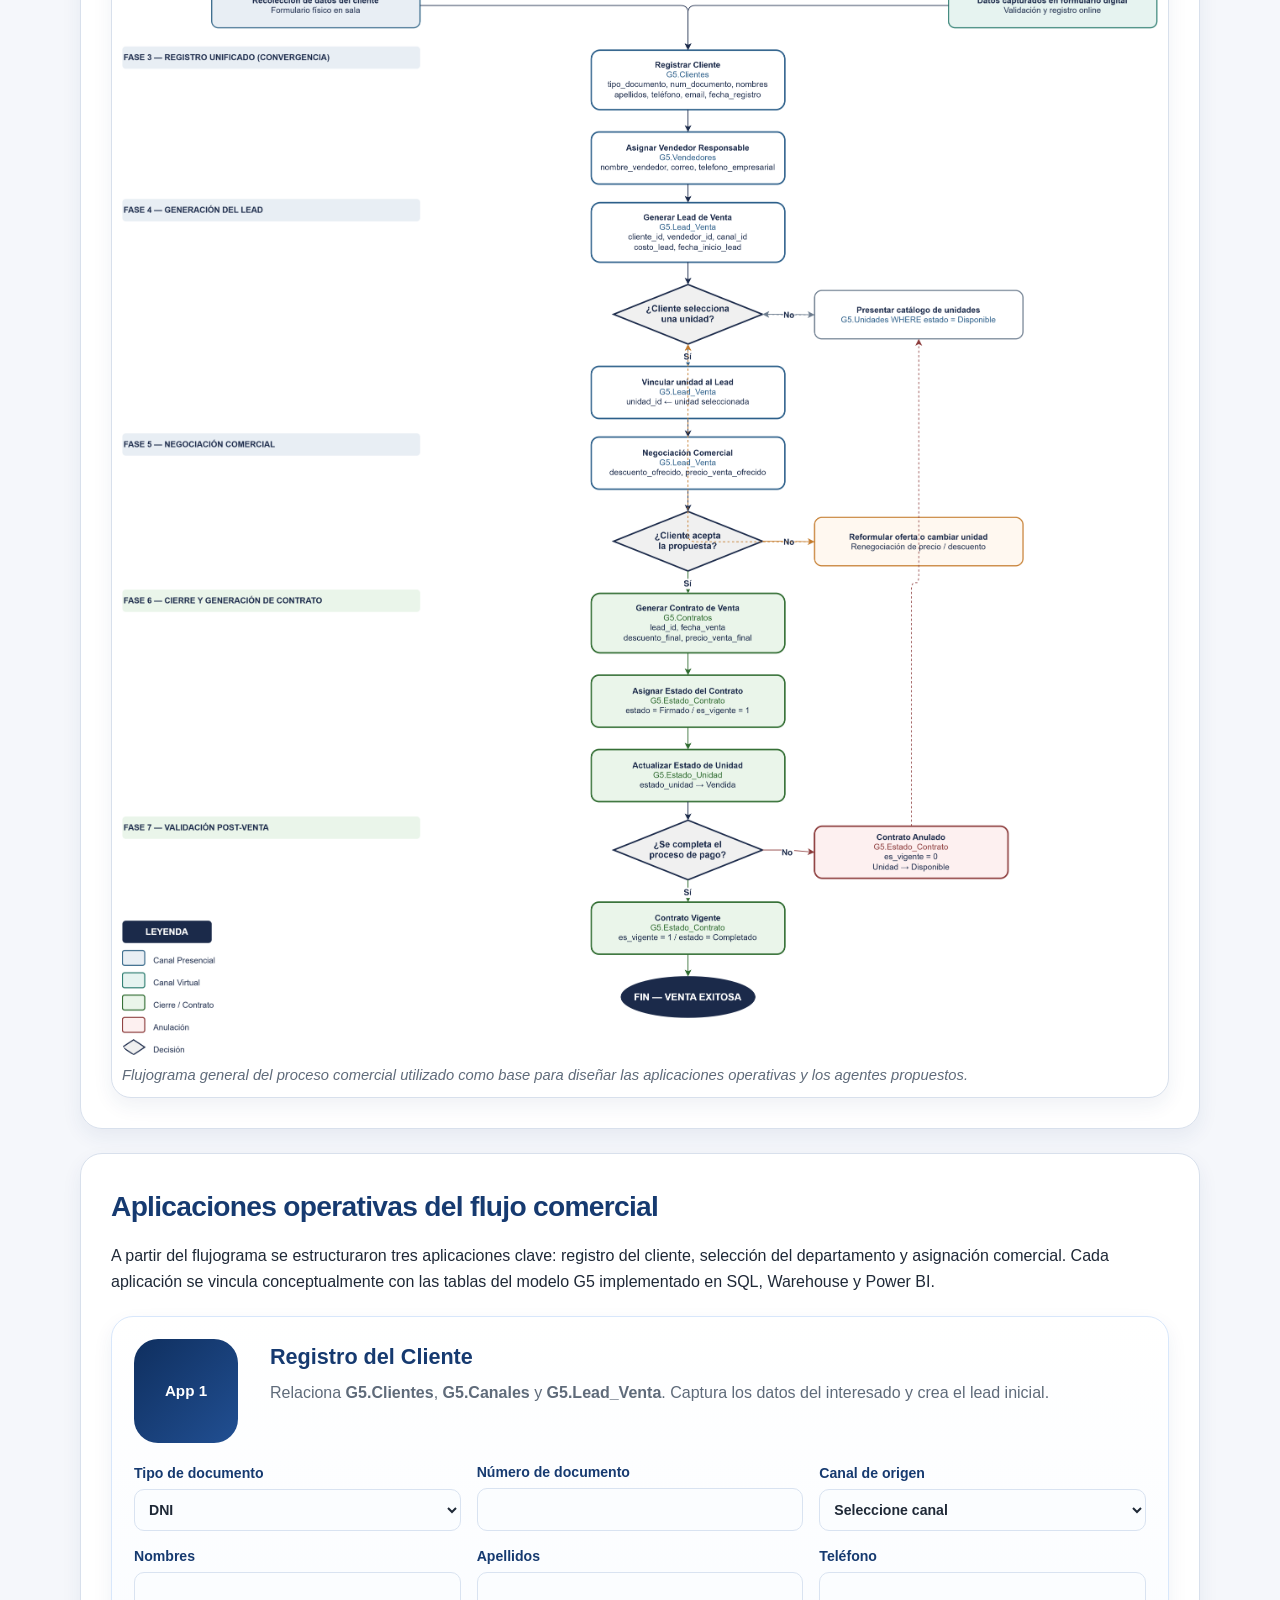
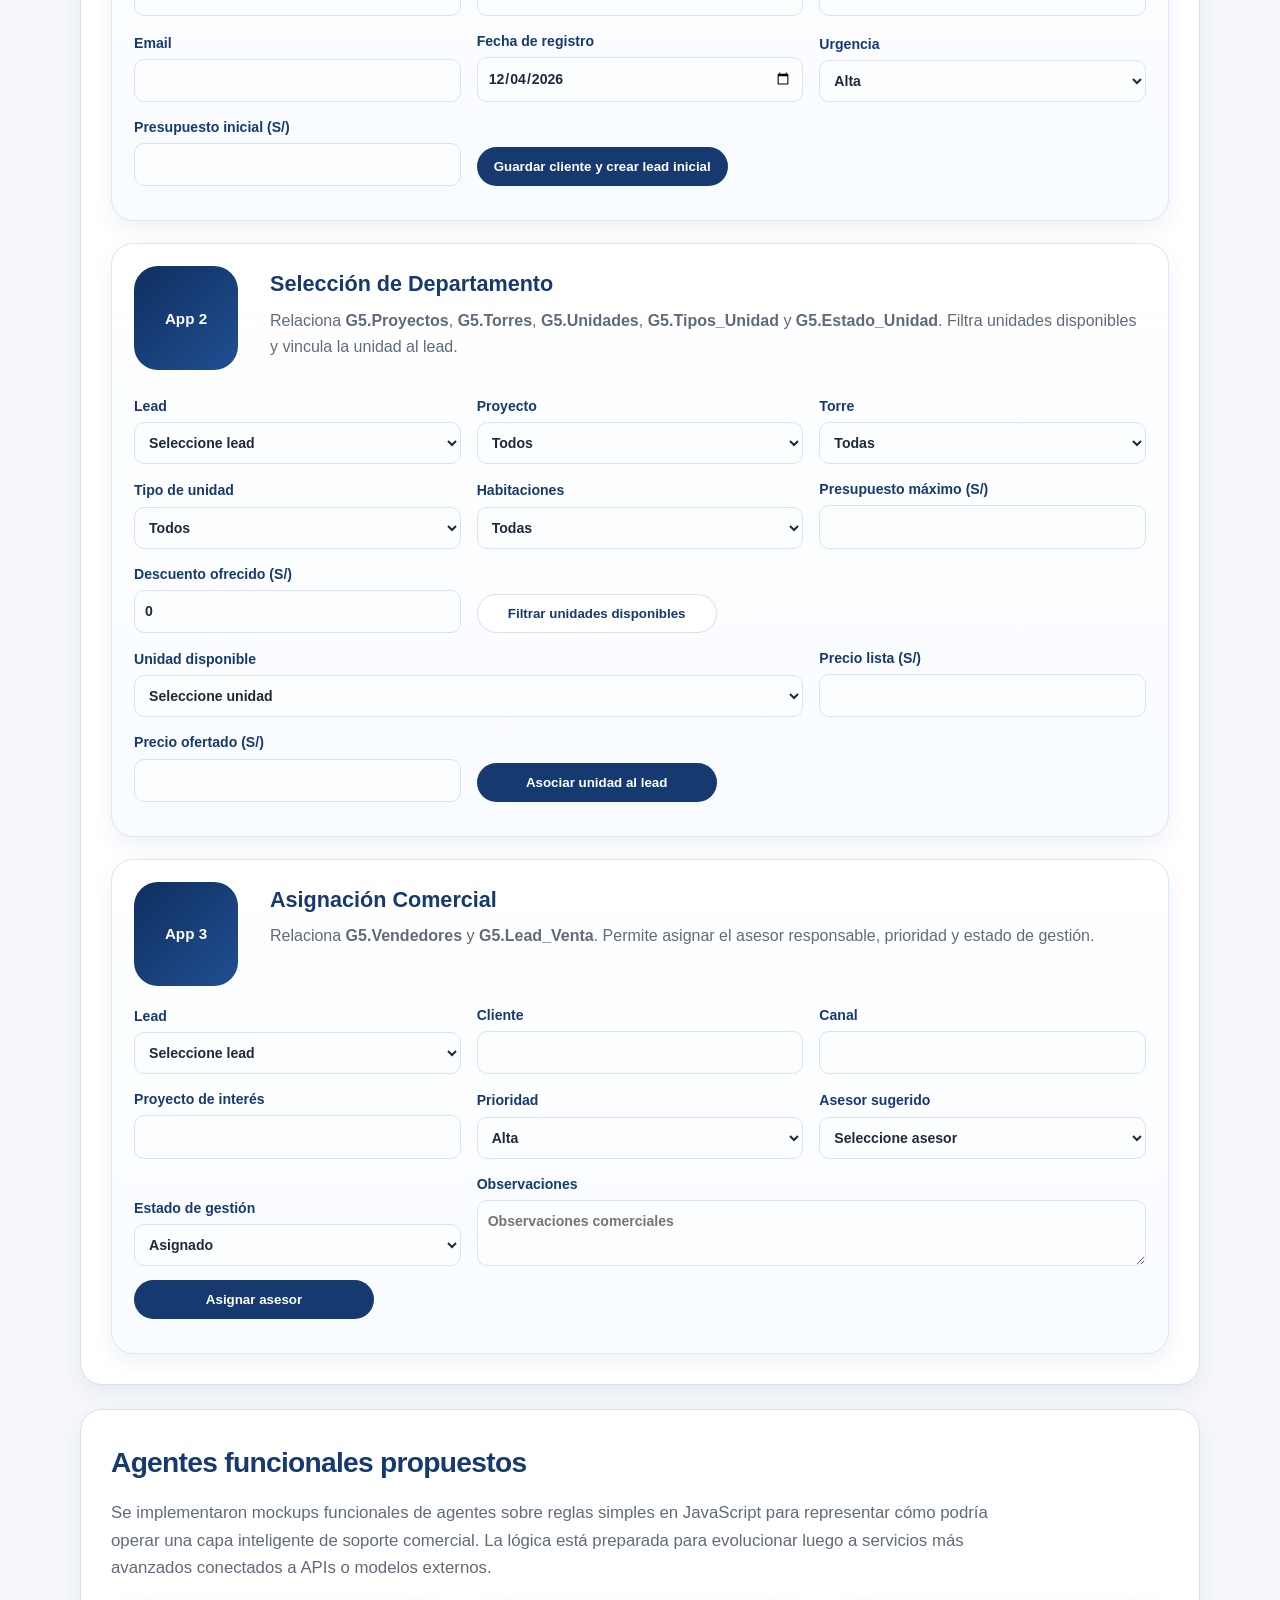
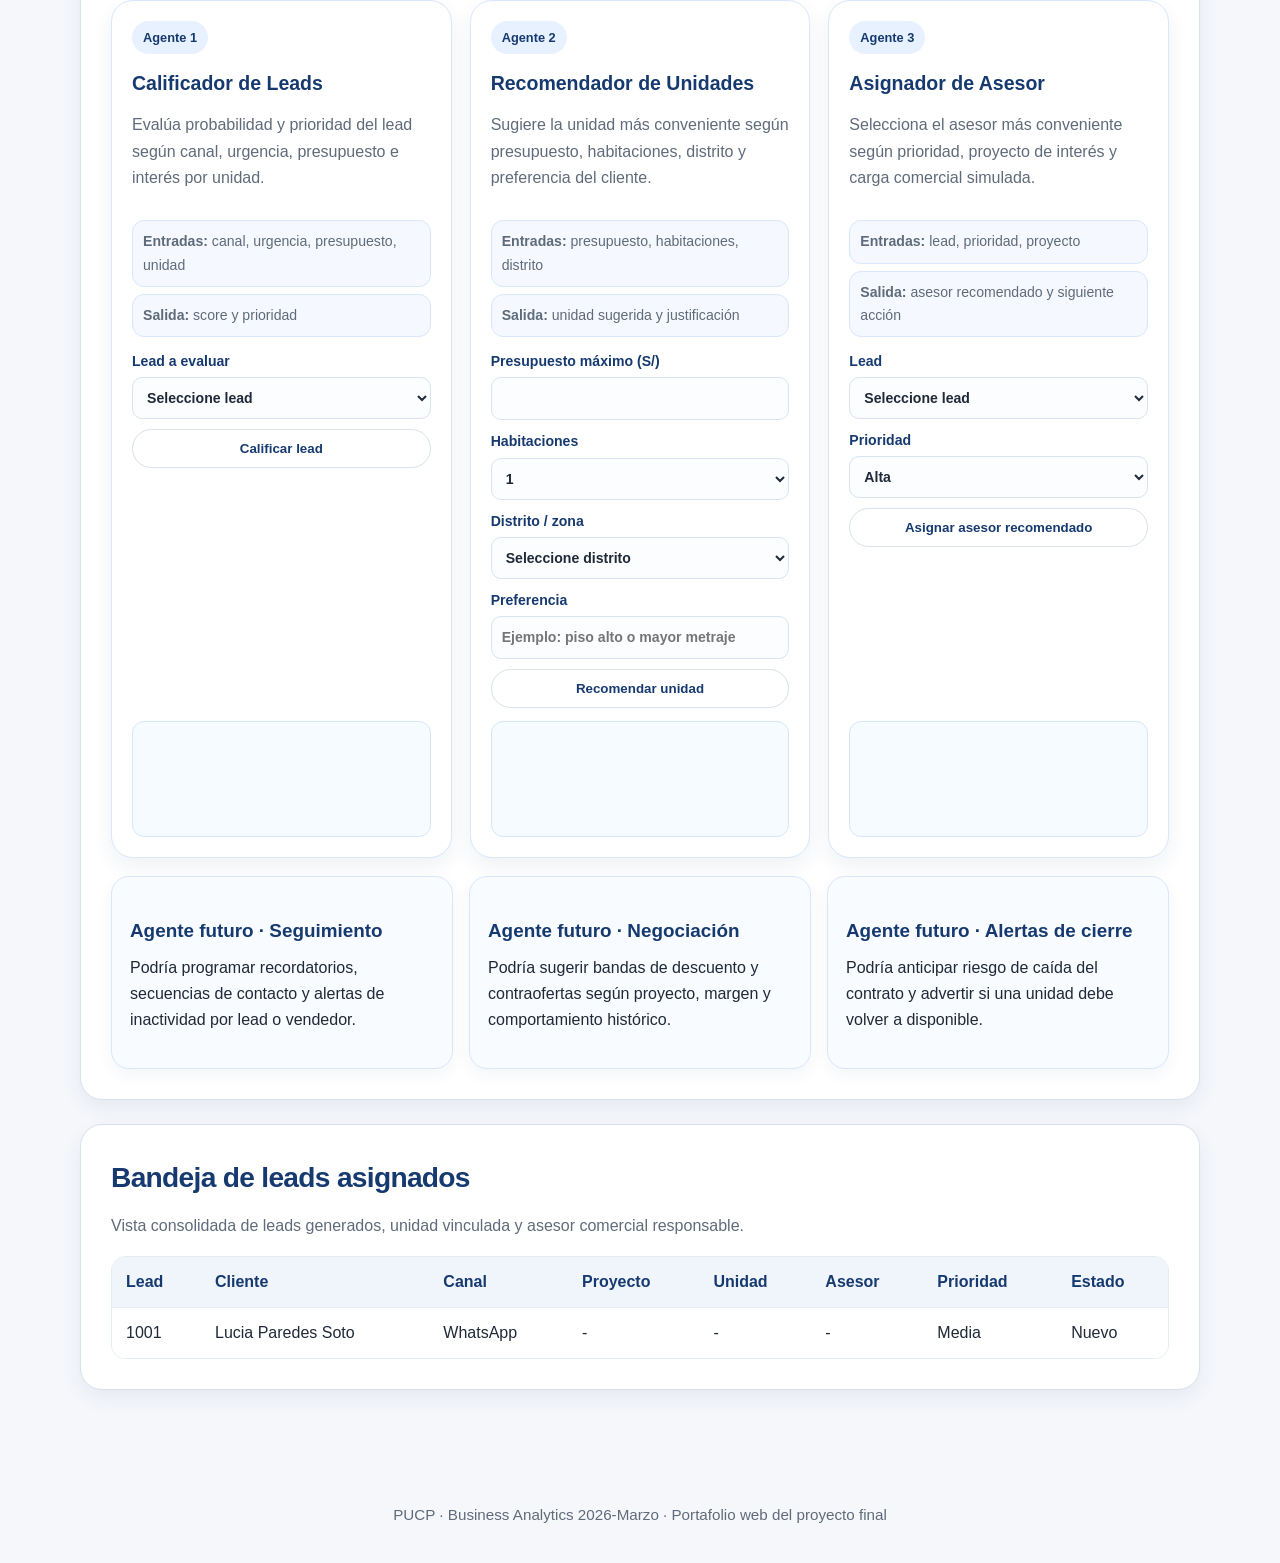
<file: pages/powerapps.html>
<!DOCTYPE html>
<html lang="es">
<head>
  <meta charset="UTF-8" />
  <meta name="viewport" content="width=device-width, initial-scale=1.0" />
  <title>Aplicación · Inmobiliaria Mayo</title>
  <link rel="stylesheet" href="../assets/css/styles.css" />
</head>
<body class="application-page">
  <div class="topbar">
    <div class="container">
      <small>PONTIFICIA UNIVERSIDAD CATÓLICA DEL PERÚ · BUSINESS ANALYTICS 2026-MARZO</small>
    </div>
  </div>

  <nav class="nav">
    <div class="container nav-inner">
      <a class="brand" href="../index.html">Grupo 05 · Inmobiliaria Mayo</a>
      <ul>
        <li><a href="../index.html">Inicio</a></li>
        <li><a href="caso-negocio.html">Caso</a></li>
        <li><a href="arquitectura.html">Arquitectura</a></li>
        <li><a href="data-layer.html">Data</a></li>
        <li><a href="etl-fabric.html">Fabric</a></li>
        <li><a class="active" href="powerapps.html">Aplicación</a></li>
        <li><a href="powerbi.html">Power BI</a></li>
        <li><a href="automatizacion.html">Automatización</a></li>
        <li><a href="equipo.html">Equipo</a></li>
      </ul>
    </div>
  </nav>

  <main class="container">
    <section>
      <span class="eyebrow">Capa 2 · Aplicación comercial</span>
      <h2>Aplicaciones operativas y agentes para el flujo comercial</h2>
      <p class="lead">
        Esta sección documenta la capa de aplicación del proyecto con base en el flujo real de venta inmobiliaria. Se presenta el proceso funcional, tres aplicaciones que acompañan el registro y gestión del lead, y agentes mockup diseñados para apoyar la calificación, recomendación y asignación comercial.
      </p>
      <div class="kpi-strip kpi-centered">
        <div class="mini-card"><strong class="big" id="kpiClientes">0</strong><p class="muted">clientes simulados</p></div>
        <div class="mini-card"><strong class="big" id="kpiLeads">0</strong><p class="muted">leads activos</p></div>
        <div class="mini-card"><strong class="big" id="kpiUnidades">0</strong><p class="muted">unidades disponibles</p></div>
        <div class="mini-card"><strong class="big" id="kpiAsignados">0</strong><p class="muted">leads asignados</p></div>
        <div class="mini-card"><strong class="big">Demo</strong><p class="muted">prototipo web funcional</p></div>
      </div>
    </section>

    <section>
      <h2>Vista general del flujo comercial</h2>
      <p>
        El diagrama resume el recorrido operativo del proceso comercial inmobiliario, desde la configuración inicial del proyecto y los canales de captación hasta el registro del cliente, la generación del lead, la negociación y el cierre del contrato.
      </p>
      <div class="image-frame flow-overview clean-flow">
        <img src="../assets/img/Flujograma_Comercial_Actualizado.png" alt="Flujograma general del proceso comercial inmobiliario" />
        <p class="caption">Flujograma general del proceso comercial utilizado como base para diseñar las aplicaciones operativas y los agentes propuestos.</p>
      </div>
    </section>

    <section>
      <h2>Aplicaciones operativas del flujo comercial</h2>
      <p>
        A partir del flujograma se estructuraron tres aplicaciones clave: registro del cliente, selección del departamento y asignación comercial. Cada aplicación se vincula conceptualmente con las tablas del modelo G5 implementado en SQL, Warehouse y Power BI.
      </p>
      <div class="app-stack">
        <div class="app-row-card">
          <div class="app-row-head">
            <div class="app-row-badge">App 1</div>
            <div>
              <h3>Registro del Cliente</h3>
              <p class="muted">Relaciona <strong>G5.Clientes</strong>, <strong>G5.Canales</strong> y <strong>G5.Lead_Venta</strong>. Captura los datos del interesado y crea el lead inicial.</p>
            </div>
          </div>
          <form id="formCliente" class="crm-form form-grid-3">
            <label>Tipo de documento
              <select name="tipo_documento" required>
                <option value="DNI">DNI</option>
                <option value="CE">CE</option>
                <option value="Pasaporte">Pasaporte</option>
              </select>
            </label>
            <label>Número de documento<input name="num_documento" required /></label>
            <label>Canal de origen<select id="canalCliente" name="canal_id" required></select></label>
            <label>Nombres<input name="nombres" required /></label>
            <label>Apellidos<input name="apellidos" required /></label>
            <label>Teléfono<input name="telefono" required /></label>
            <label>Email<input type="email" name="email" required /></label>
            <label>Fecha de registro<input type="date" name="fecha_registro" required /></label>
            <label>Urgencia
              <select name="urgencia" required>
                <option value="Alta">Alta</option>
                <option value="Media">Media</option>
                <option value="Baja">Baja</option>
              </select>
            </label>
            <label>Presupuesto inicial (S/)<input type="number" name="presupuesto" min="0" step="1000" required /></label>
            <div class="form-actions"><button type="submit" class="btn btn-primary">Guardar cliente y crear lead inicial</button></div>
          </form>
          <p id="registroResultado" class="prototype-note"></p>
        </div>

        <div class="app-row-card">
          <div class="app-row-head">
            <div class="app-row-badge">App 2</div>
            <div>
              <h3>Selección de Departamento</h3>
              <p class="muted">Relaciona <strong>G5.Proyectos</strong>, <strong>G5.Torres</strong>, <strong>G5.Unidades</strong>, <strong>G5.Tipos_Unidad</strong> y <strong>G5.Estado_Unidad</strong>. Filtra unidades disponibles y vincula la unidad al lead.</p>
            </div>
          </div>
          <form id="formUnidad" class="crm-form form-grid-3">
            <label>Lead<select id="leadUnidad" name="lead_id" required></select></label>
            <label>Proyecto<select id="filtroProyecto" name="proyecto_id"></select></label>
            <label>Torre<select id="filtroTorre" name="torre_id"></select></label>
            <label>Tipo de unidad<select id="filtroTipoUnidad" name="tipo_unidad_id"></select></label>
            <label>Habitaciones
              <select id="filtroHabitaciones" name="habitaciones">
                <option value="">Todas</option>
                <option value="1">1</option>
                <option value="2">2</option>
                <option value="3">3</option>
              </select>
            </label>
            <label>Presupuesto máximo (S/)<input type="number" id="filtroPresupuesto" name="presupuesto_max" min="0" step="1000" /></label>
            <label>Descuento ofrecido (S/)<input type="number" name="descuento" min="0" step="500" value="0" /></label>
            <div class="form-actions"><button type="button" id="btnFiltrarUnidades" class="btn btn-secondary">Filtrar unidades disponibles</button></div>
            <label class="span-2">Unidad disponible<select id="unidadDisponible" name="unidad_id" required></select></label>
            <label>Precio lista (S/)<input type="number" id="precioLista" readonly /></label>
            <label>Precio ofertado (S/)<input type="number" id="precioOfertado" readonly /></label>
            <div class="form-actions"><button type="submit" class="btn btn-primary">Asociar unidad al lead</button></div>
          </form>
          <p id="unidadResultado" class="prototype-note"></p>
        </div>

        <div class="app-row-card">
          <div class="app-row-head">
            <div class="app-row-badge">App 3</div>
            <div>
              <h3>Asignación Comercial</h3>
              <p class="muted">Relaciona <strong>G5.Vendedores</strong> y <strong>G5.Lead_Venta</strong>. Permite asignar el asesor responsable, prioridad y estado de gestión.</p>
            </div>
          </div>
          <form id="formAsignacion" class="crm-form form-grid-3">
            <label>Lead<select id="leadAsignacion" name="lead_id" required></select></label>
            <label>Cliente<input id="asigCliente" readonly /></label>
            <label>Canal<input id="asigCanal" readonly /></label>
            <label>Proyecto de interés<input id="asigProyecto" readonly /></label>
            <label>Prioridad
              <select id="asigPrioridad" name="prioridad" required>
                <option value="Alta">Alta</option>
                <option value="Media">Media</option>
                <option value="Baja">Baja</option>
              </select>
            </label>
            <label>Asesor sugerido<select id="asesorSugerido" name="vendedor_id" required></select></label>
            <label>Estado de gestión
              <select name="estado_gestion" required>
                <option value="Asignado">Asignado</option>
                <option value="En gestión">En gestión</option>
                <option value="Seguimiento">Seguimiento</option>
              </select>
            </label>
            <label class="span-2">Observaciones<textarea name="observaciones" placeholder="Observaciones comerciales"></textarea></label>
            <div class="form-actions"><button type="submit" class="btn btn-primary">Asignar asesor</button></div>
          </form>
          <p id="asignacionResultado" class="prototype-note"></p>
        </div>
      </div>
    </section>

    <section>
      <h2>Agentes funcionales propuestos</h2>
      <p class="lead">
        Se implementaron mockups funcionales de agentes sobre reglas simples en JavaScript para representar cómo podría operar una capa inteligente de soporte comercial. La lógica está preparada para evolucionar luego a servicios más avanzados conectados a APIs o modelos externos.
      </p>
      <div class="agent-grid">
        <div class="agent-card-clean">
          <span class="agent-tag">Agente 1</span>
          <h3>Calificador de Leads</h3>
          <p class="muted">Evalúa probabilidad y prioridad del lead según canal, urgencia, presupuesto e interés por unidad.</p>
          <div class="agent-meta"><span><strong>Entradas:</strong> canal, urgencia, presupuesto, unidad</span><span><strong>Salida:</strong> score y prioridad</span></div>
          <div class="crm-form">
            <label>Lead a evaluar<select id="agLeadId"></select></label>
            <button type="button" id="btnCalificarLead" class="btn btn-secondary">Calificar lead</button>
          </div>
          <div id="agLeadSalida" class="agent-output"></div>
        </div>

        <div class="agent-card-clean">
          <span class="agent-tag">Agente 2</span>
          <h3>Recomendador de Unidades</h3>
          <p class="muted">Sugiere la unidad más conveniente según presupuesto, habitaciones, distrito y preferencia del cliente.</p>
          <div class="agent-meta"><span><strong>Entradas:</strong> presupuesto, habitaciones, distrito</span><span><strong>Salida:</strong> unidad sugerida y justificación</span></div>
          <form id="formAgenteUnidad" class="crm-form">
            <label>Presupuesto máximo (S/)<input type="number" name="presupuesto_max" required /></label>
            <label>Habitaciones<select name="habitaciones" required><option value="1">1</option><option value="2">2</option><option value="3">3</option></select></label>
            <label>Distrito / zona<select id="agDistrito" name="distrito" required></select></label>
            <label>Preferencia<input name="preferencia" placeholder="Ejemplo: piso alto o mayor metraje" /></label>
            <button type="submit" class="btn btn-secondary">Recomendar unidad</button>
          </form>
          <div id="agUnidadSalida" class="agent-output"></div>
        </div>

        <div class="agent-card-clean">
          <span class="agent-tag">Agente 3</span>
          <h3>Asignador de Asesor</h3>
          <p class="muted">Selecciona el asesor más conveniente según prioridad, proyecto de interés y carga comercial simulada.</p>
          <div class="agent-meta"><span><strong>Entradas:</strong> lead, prioridad, proyecto</span><span><strong>Salida:</strong> asesor recomendado y siguiente acción</span></div>
          <form id="formAgenteAsesor" class="crm-form">
            <label>Lead<select id="agLeadAsesor" name="lead_id" required></select></label>
            <label>Prioridad<select name="prioridad" required><option value="Alta">Alta</option><option value="Media">Media</option><option value="Baja">Baja</option></select></label>
            <button type="submit" class="btn btn-secondary">Asignar asesor recomendado</button>
          </form>
          <div id="agAsesorSalida" class="agent-output"></div>
        </div>
      </div>

      <div class="future-agent-grid">
        <div class="card"><h3>Agente futuro · Seguimiento</h3><p>Podría programar recordatorios, secuencias de contacto y alertas de inactividad por lead o vendedor.</p></div>
        <div class="card"><h3>Agente futuro · Negociación</h3><p>Podría sugerir bandas de descuento y contraofertas según proyecto, margen y comportamiento histórico.</p></div>
        <div class="card"><h3>Agente futuro · Alertas de cierre</h3><p>Podría anticipar riesgo de caída del contrato y advertir si una unidad debe volver a disponible.</p></div>
      </div>
    </section>

    <section>
      <h2>Bandeja de leads asignados</h2>
      <p class="muted">Vista consolidada de leads generados, unidad vinculada y asesor comercial responsable.</p>
      <div class="table-wrap">
        <table>
          <thead><tr><th>Lead</th><th>Cliente</th><th>Canal</th><th>Proyecto</th><th>Unidad</th><th>Asesor</th><th>Prioridad</th><th>Estado</th></tr></thead>
          <tbody id="tablaLeadsAsignados"></tbody>
        </table>
      </div>
    </section>
  </main>

  <div class="footer">PUCP · Business Analytics 2026-Marzo · Portafolio web del proyecto final</div>
  <script src="../assets/js/app.js"></script>
</body>
</html>
</file>
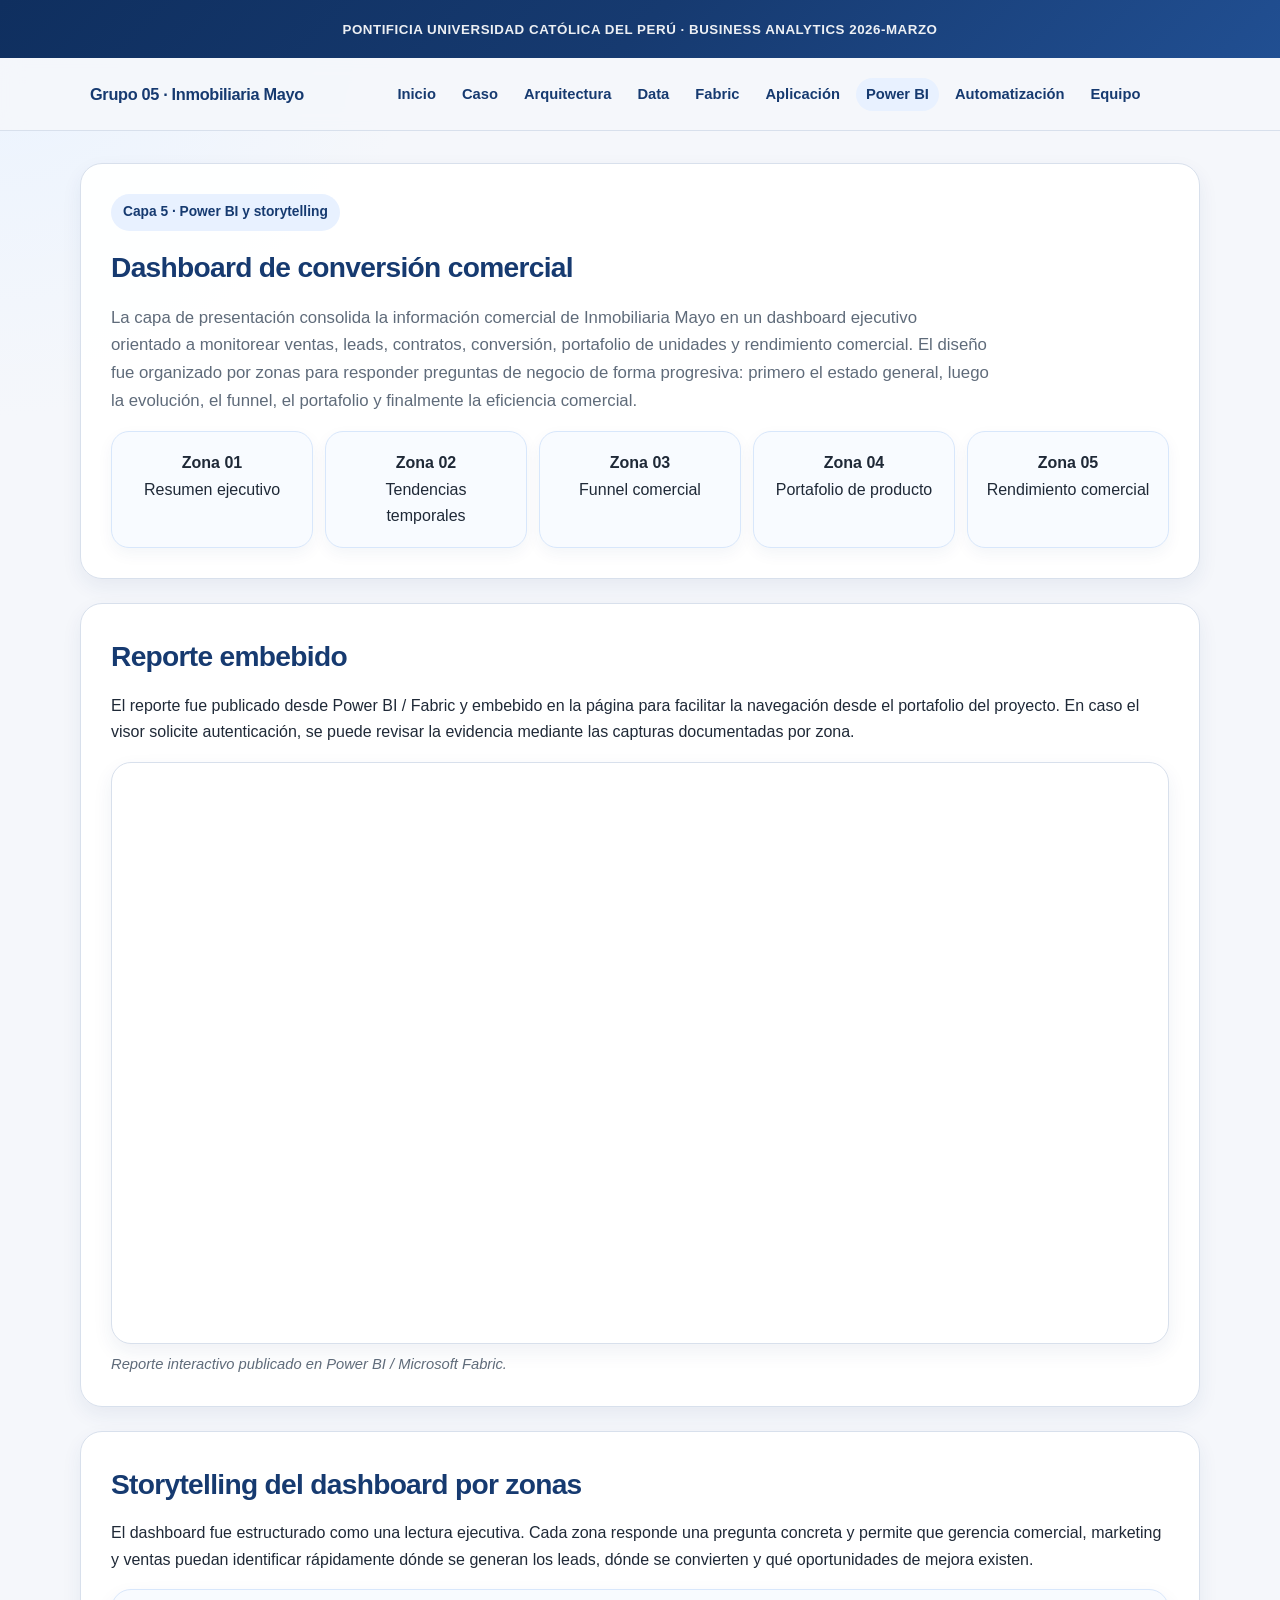
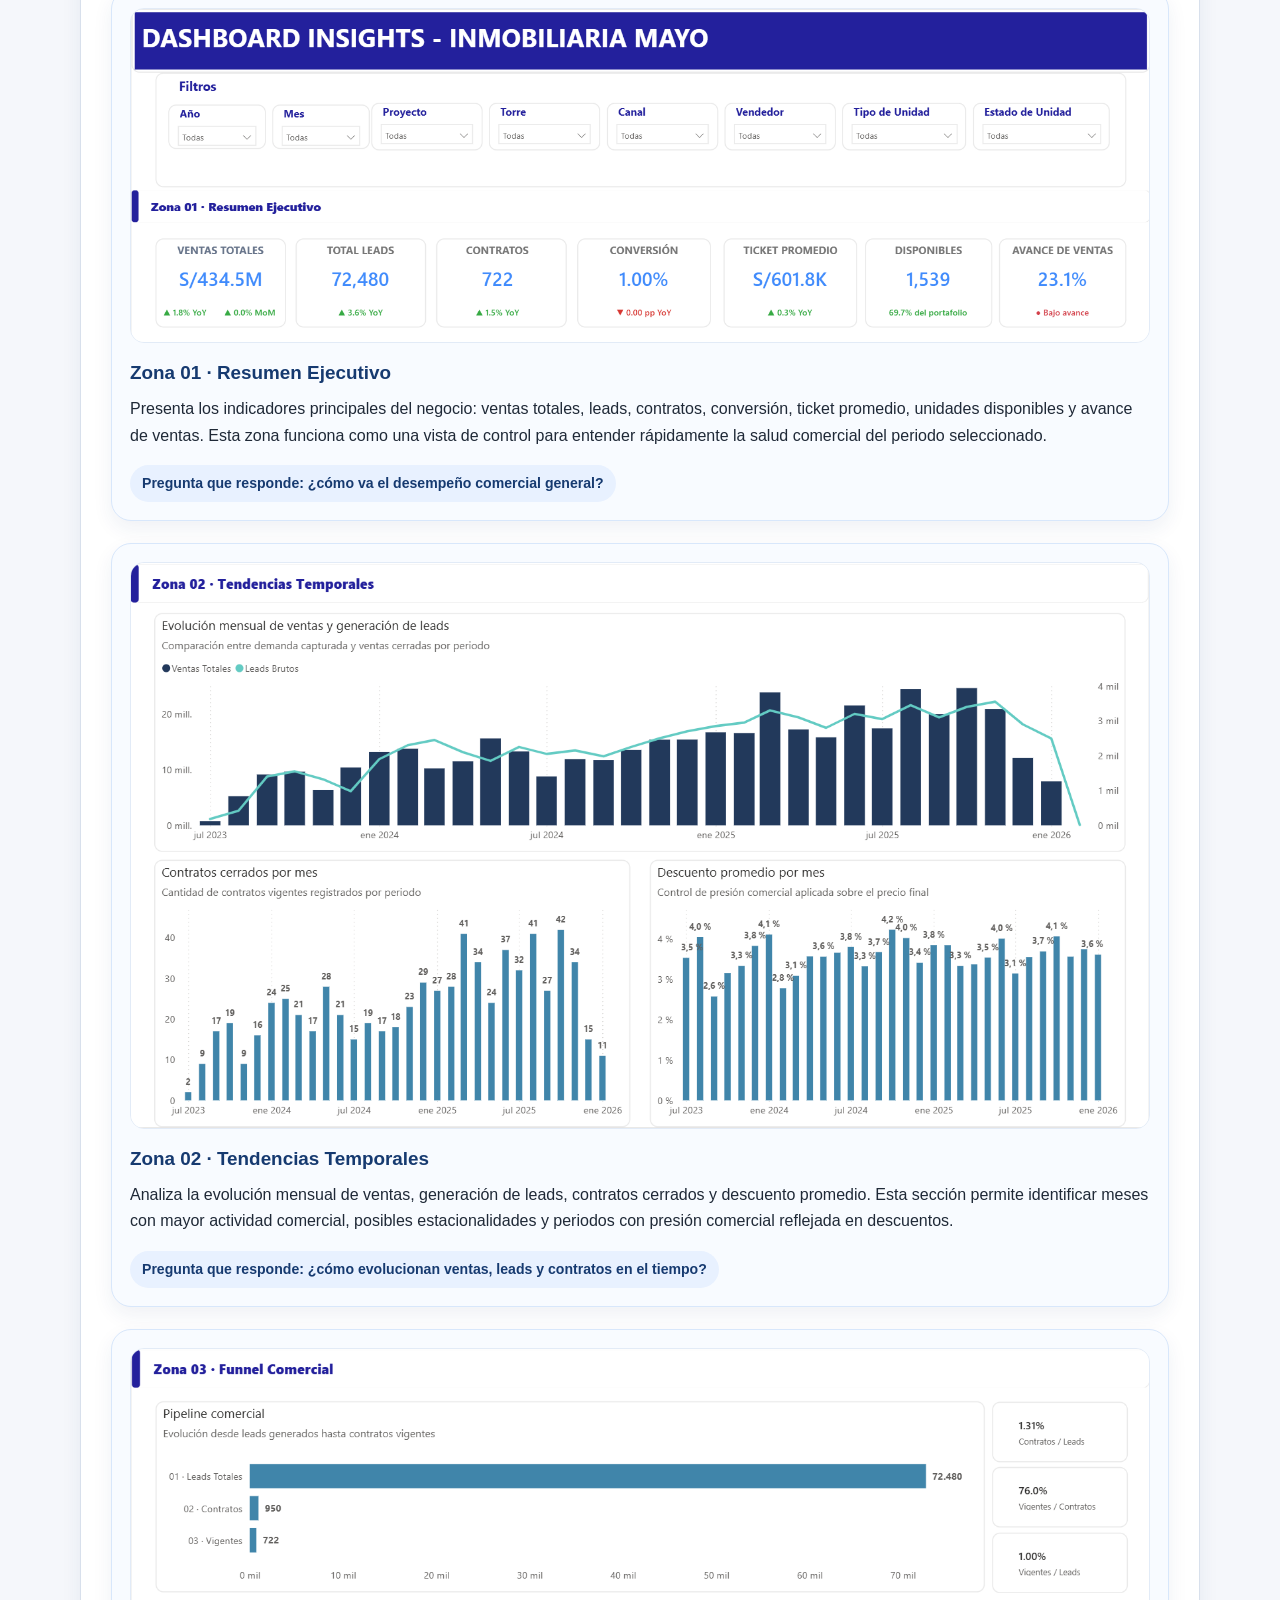
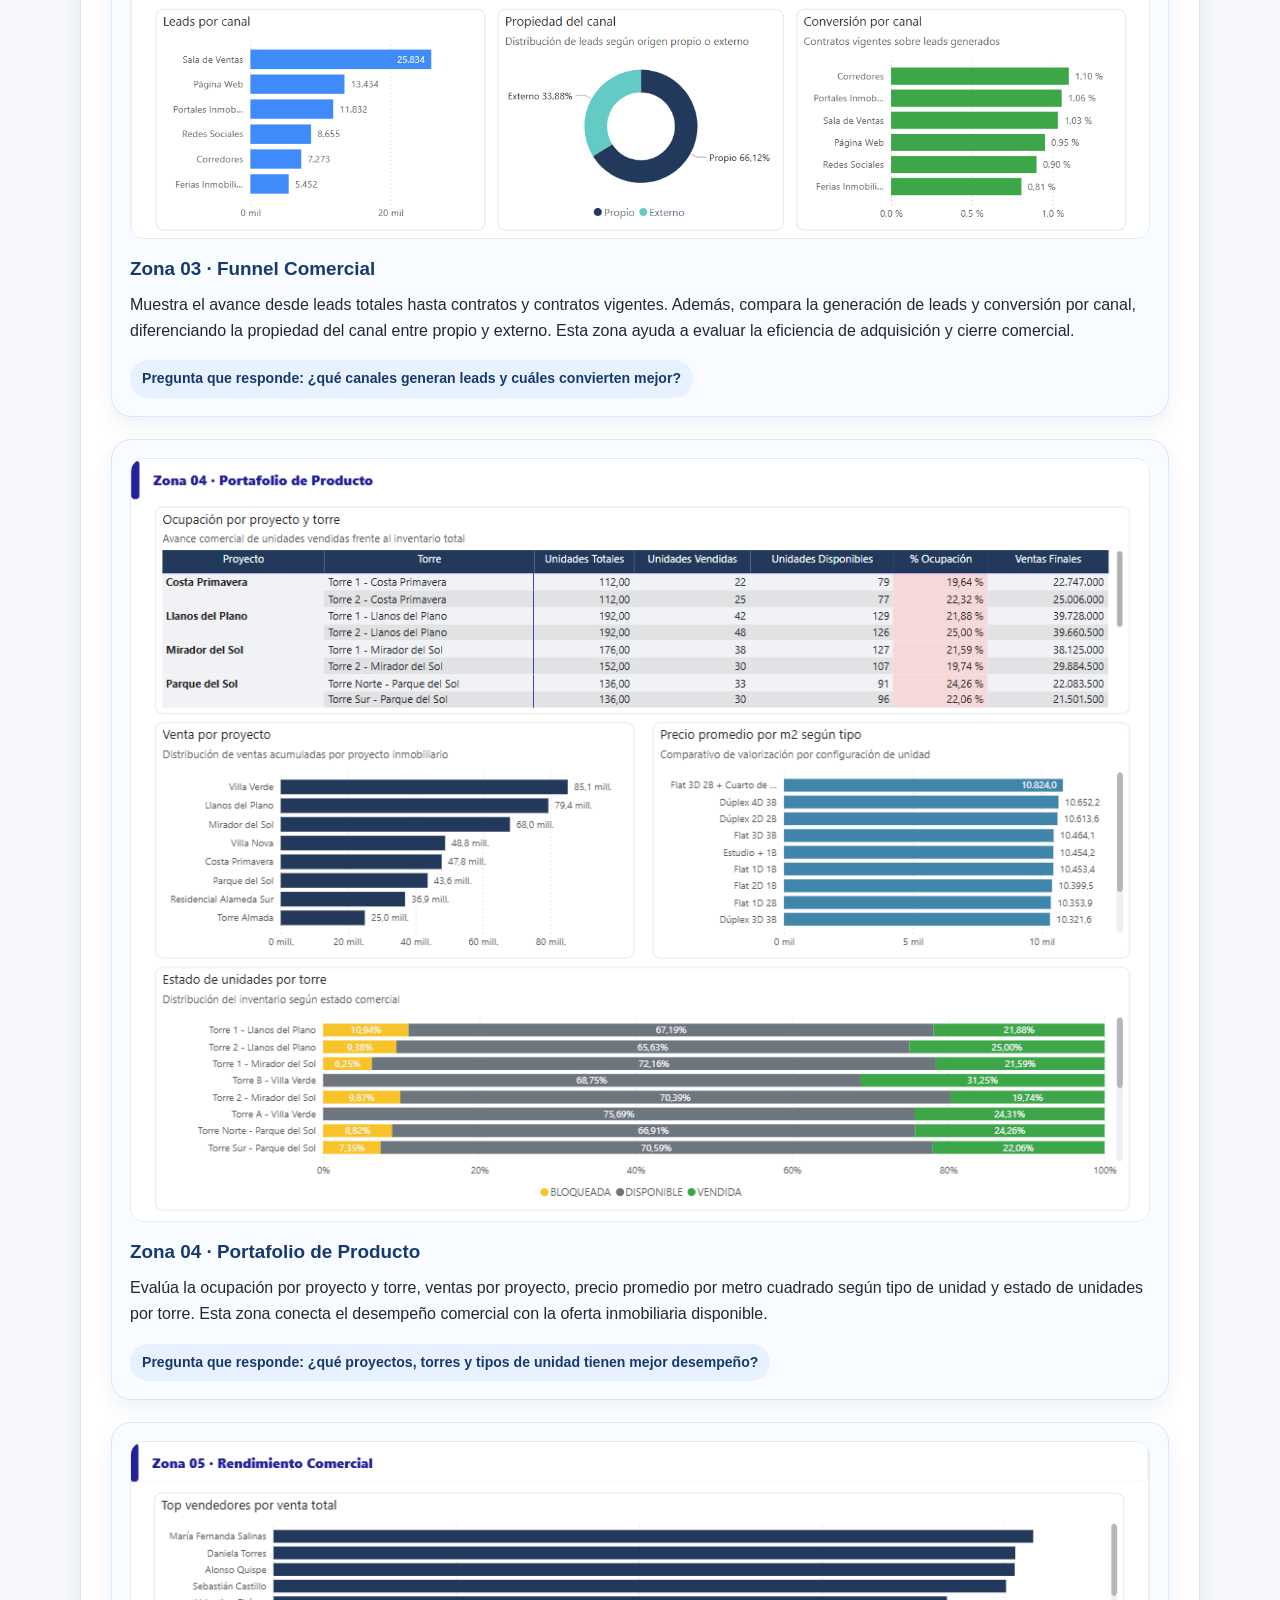
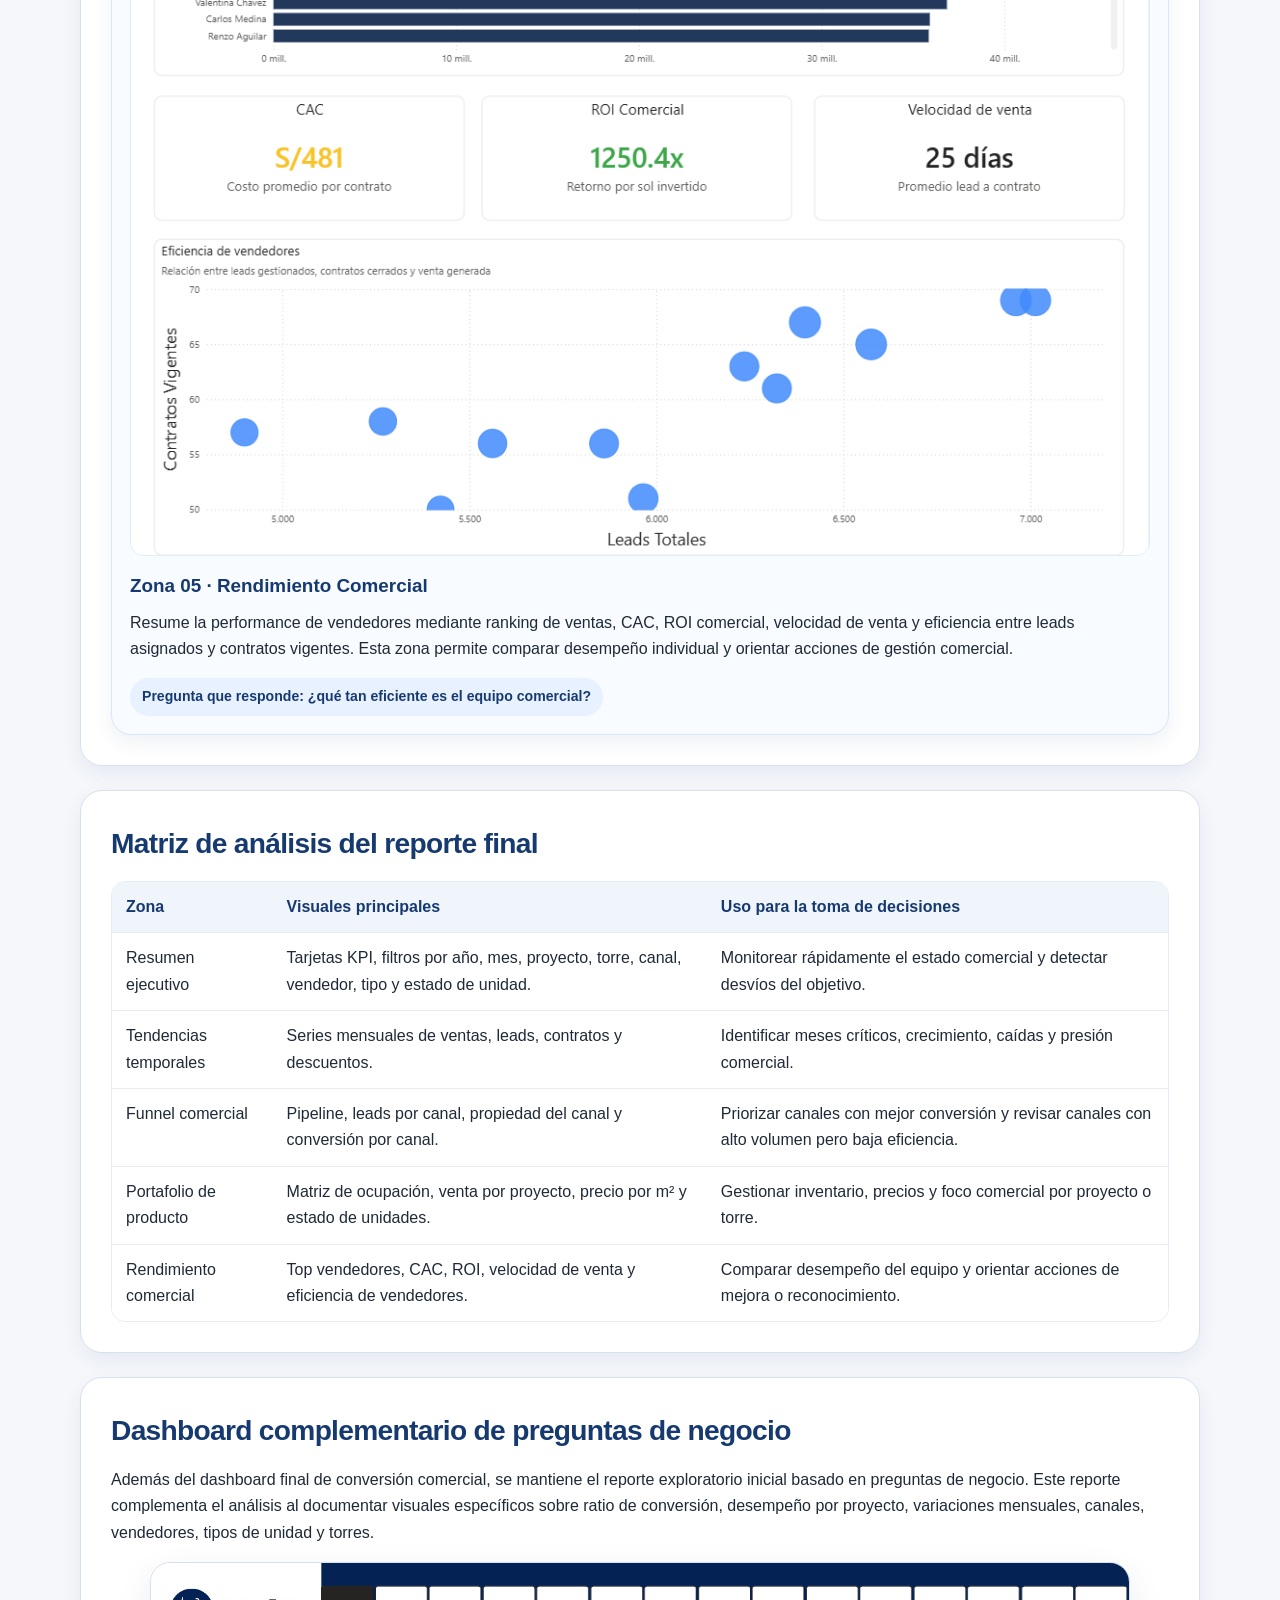
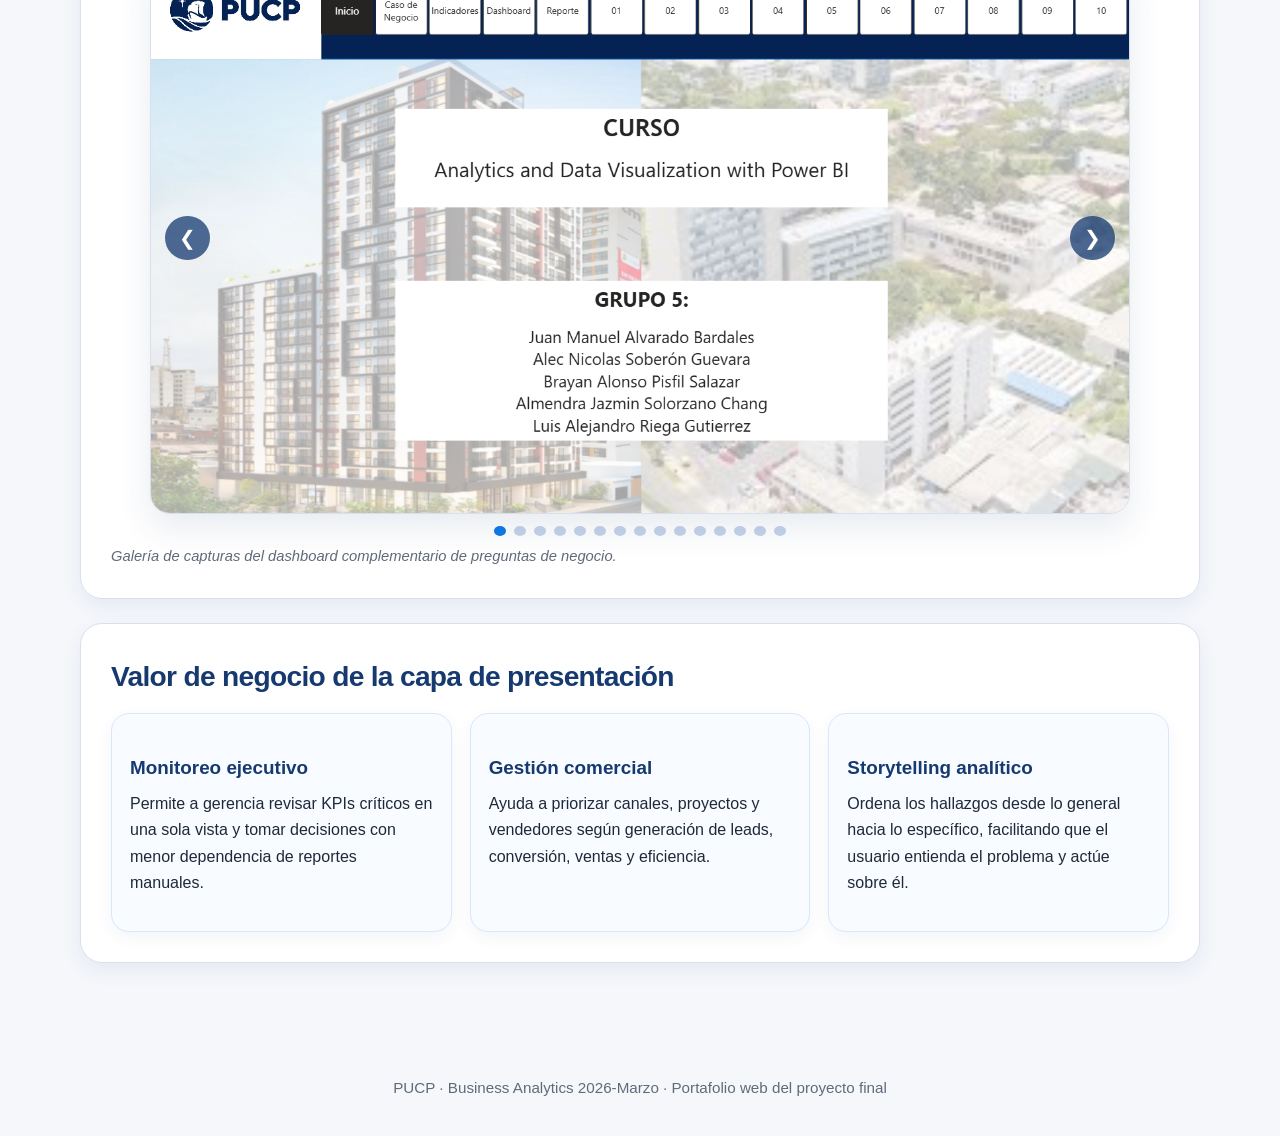
<file: pages/powerbi.html>
<!DOCTYPE html>
<html lang="es">
<head>
  <meta charset="UTF-8" />
  <meta name="viewport" content="width=device-width, initial-scale=1.0" />
  <title>Power BI · Inmobiliaria Mayo</title>
  <link rel="stylesheet" href="../assets/css/styles.css" />
</head>
<body>
  <div class="topbar">
    <div class="container">
      <small>PONTIFICIA UNIVERSIDAD CATÓLICA DEL PERÚ · BUSINESS ANALYTICS 2026-MARZO</small>
    </div>
  </div>

  <nav class="nav">
    <div class="container nav-inner">
      <a class="brand" href="../index.html">Grupo 05 · Inmobiliaria Mayo</a>
      <ul>
        <li><a href="../index.html">Inicio</a></li>
        <li><a href="caso-negocio.html">Caso</a></li>
        <li><a href="arquitectura.html">Arquitectura</a></li>
        <li><a href="data-layer.html">Data</a></li>
        <li><a href="etl-fabric.html">Fabric</a></li>
        <li><a href="powerapps.html">Aplicación</a></li>
        <li><a class="active" href="powerbi.html">Power BI</a></li>
        <li><a href="automatizacion.html">Automatización</a></li>
        <li><a href="equipo.html">Equipo</a></li>
      </ul>
    </div>
  </nav>

  <main class="container">

    <section>
      <span class="eyebrow">Capa 5 · Power BI y storytelling</span>
      <h2>Dashboard de conversión comercial</h2>
      <p class="lead">
        La capa de presentación consolida la información comercial de Inmobiliaria Mayo en un dashboard ejecutivo orientado a monitorear ventas, leads, contratos, conversión, portafolio de unidades y rendimiento comercial. El diseño fue organizado por zonas para responder preguntas de negocio de forma progresiva: primero el estado general, luego la evolución, el funnel, el portafolio y finalmente la eficiencia comercial.
      </p>
      <div class="kpi-strip">
        <div class="mini-card"><strong>Zona 01</strong><br />Resumen ejecutivo</div>
        <div class="mini-card"><strong>Zona 02</strong><br />Tendencias temporales</div>
        <div class="mini-card"><strong>Zona 03</strong><br />Funnel comercial</div>
        <div class="mini-card"><strong>Zona 04</strong><br />Portafolio de producto</div>
        <div class="mini-card"><strong>Zona 05</strong><br />Rendimiento comercial</div>
      </div>
    </section>

    <section>
      <h2>Reporte embebido</h2>
      <p>
        El reporte fue publicado desde Power BI / Fabric y embebido en la página para facilitar la navegación desde el portafolio del proyecto. En caso el visor solicite autenticación, se puede revisar la evidencia mediante las capturas documentadas por zona.
      </p>
      <div class="embed-frame">
        <iframe title="Dashboard_Inmobiliaria_Mayo" width="1140" height="541.25" src="https://app.fabric.microsoft.com/reportEmbed?reportId=220ea029-ac23-4317-b9af-86079544939c&autoAuth=true&ctid=6b4e7302-fb47-4dd4-9acd-de48c3197e8f" frameborder="0" allowFullScreen="true"></iframe>
      </div>
      <p class="caption">Reporte interactivo publicado en Power BI / Microsoft Fabric.</p>
    </section>

    <section>
      <h2>Storytelling del dashboard por zonas</h2>
      <p>
        El dashboard fue estructurado como una lectura ejecutiva. Cada zona responde una pregunta concreta y permite que gerencia comercial, marketing y ventas puedan identificar rápidamente dónde se generan los leads, dónde se convierten y qué oportunidades de mejora existen.
      </p>
      <div class="zone-grid">

        <article class="zone-card">
          <img src="../assets/img/PowerBI_Zona_01_Resumen_Ejecutivo.png" alt="Zona 01 Resumen Ejecutivo del dashboard" />
          <h3>Zona 01 · Resumen Ejecutivo</h3>
          <p>
            Presenta los indicadores principales del negocio: ventas totales, leads, contratos, conversión, ticket promedio, unidades disponibles y avance de ventas. Esta zona funciona como una vista de control para entender rápidamente la salud comercial del periodo seleccionado.
          </p>
          <span class="visual-user">Pregunta que responde: ¿cómo va el desempeño comercial general?</span>
        </article>

        <article class="zone-card">
          <img src="../assets/img/PowerBI_Zona_02_Tendencias_Temporales.png" alt="Zona 02 Tendencias Temporales del dashboard" />
          <h3>Zona 02 · Tendencias Temporales</h3>
          <p>
            Analiza la evolución mensual de ventas, generación de leads, contratos cerrados y descuento promedio. Esta sección permite identificar meses con mayor actividad comercial, posibles estacionalidades y periodos con presión comercial reflejada en descuentos.
          </p>
          <span class="visual-user">Pregunta que responde: ¿cómo evolucionan ventas, leads y contratos en el tiempo?</span>
        </article>

        <article class="zone-card">
          <img src="../assets/img/PowerBI_Zona_03_Funnel_Comercial.png" alt="Zona 03 Funnel Comercial del dashboard" />
          <h3>Zona 03 · Funnel Comercial</h3>
          <p>
            Muestra el avance desde leads totales hasta contratos y contratos vigentes. Además, compara la generación de leads y conversión por canal, diferenciando la propiedad del canal entre propio y externo. Esta zona ayuda a evaluar la eficiencia de adquisición y cierre comercial.
          </p>
          <span class="visual-user">Pregunta que responde: ¿qué canales generan leads y cuáles convierten mejor?</span>
        </article>

        <article class="zone-card">
          <img src="../assets/img/PowerBI_Zona_04_Portafolio_Producto.png" alt="Zona 04 Portafolio de Producto del dashboard" />
          <h3>Zona 04 · Portafolio de Producto</h3>
          <p>
            Evalúa la ocupación por proyecto y torre, ventas por proyecto, precio promedio por metro cuadrado según tipo de unidad y estado de unidades por torre. Esta zona conecta el desempeño comercial con la oferta inmobiliaria disponible.
          </p>
          <span class="visual-user">Pregunta que responde: ¿qué proyectos, torres y tipos de unidad tienen mejor desempeño?</span>
        </article>

        <article class="zone-card">
          <img src="../assets/img/PowerBI_Zona_05_Rendimiento_Comercial.png" alt="Zona 05 Rendimiento Comercial del dashboard" />
          <h3>Zona 05 · Rendimiento Comercial</h3>
          <p>
            Resume la performance de vendedores mediante ranking de ventas, CAC, ROI comercial, velocidad de venta y eficiencia entre leads asignados y contratos vigentes. Esta zona permite comparar desempeño individual y orientar acciones de gestión comercial.
          </p>
          <span class="visual-user">Pregunta que responde: ¿qué tan eficiente es el equipo comercial?</span>
        </article>

      </div>
    </section>

    <section>
      <h2>Matriz de análisis del reporte final</h2>
      <div class="table-wrap">
        <table>
          <thead>
            <tr>
              <th>Zona</th>
              <th>Visuales principales</th>
              <th>Uso para la toma de decisiones</th>
            </tr>
          </thead>
          <tbody>
            <tr>
              <td>Resumen ejecutivo</td>
              <td>Tarjetas KPI, filtros por año, mes, proyecto, torre, canal, vendedor, tipo y estado de unidad.</td>
              <td>Monitorear rápidamente el estado comercial y detectar desvíos del objetivo.</td>
            </tr>
            <tr>
              <td>Tendencias temporales</td>
              <td>Series mensuales de ventas, leads, contratos y descuentos.</td>
              <td>Identificar meses críticos, crecimiento, caídas y presión comercial.</td>
            </tr>
            <tr>
              <td>Funnel comercial</td>
              <td>Pipeline, leads por canal, propiedad del canal y conversión por canal.</td>
              <td>Priorizar canales con mejor conversión y revisar canales con alto volumen pero baja eficiencia.</td>
            </tr>
            <tr>
              <td>Portafolio de producto</td>
              <td>Matriz de ocupación, venta por proyecto, precio por m² y estado de unidades.</td>
              <td>Gestionar inventario, precios y foco comercial por proyecto o torre.</td>
            </tr>
            <tr>
              <td>Rendimiento comercial</td>
              <td>Top vendedores, CAC, ROI, velocidad de venta y eficiencia de vendedores.</td>
              <td>Comparar desempeño del equipo y orientar acciones de mejora o reconocimiento.</td>
            </tr>
          </tbody>
        </table>
      </div>
    </section>

    <section>
      <h2>Dashboard complementario de preguntas de negocio</h2>
      <p>
        Además del dashboard final de conversión comercial, se mantiene el reporte exploratorio inicial basado en preguntas de negocio. Este reporte complementa el análisis al documentar visuales específicos sobre ratio de conversión, desempeño por proyecto, variaciones mensuales, canales, vendedores, tipos de unidad y torres.
      </p>
      <div class="carousel">
        <button class="carousel-btn prev" onclick="moveSlide(-1)" type="button">❮</button>
        <div class="carousel-track-container">
          <div class="carousel-track" id="carouselTrack">
            <img src="../assets/img/Imagen_Inicio.png" alt="Inicio" class="carousel-image" />
            <img src="../assets/img/Imagen_Caso_Negocio.png" alt="Caso de negocio" class="carousel-image" />
            <img src="../assets/img/Imagen_Indicadores.png" alt="Indicadores" class="carousel-image" />
            <img src="../assets/img/Imagen_Dashboard.png" alt="Dashboard principal" class="carousel-image" />
            <img src="../assets/img/Imagen_Reporte.png" alt="Reporte" class="carousel-image" />
            <img src="../assets/img/Imagen_Pregunta_1.png" alt="Pregunta 1" class="carousel-image" />
            <img src="../assets/img/Imagen_Pregunta_2.png" alt="Pregunta 2" class="carousel-image" />
            <img src="../assets/img/Imagen_Pregunta_3.png" alt="Pregunta 3" class="carousel-image" />
            <img src="../assets/img/Imagen_Pregunta_4.png" alt="Pregunta 4" class="carousel-image" />
            <img src="../assets/img/Imagen_Pregunta_5.png" alt="Pregunta 5" class="carousel-image" />
            <img src="../assets/img/Imagen_Pregunta_6.png" alt="Pregunta 6" class="carousel-image" />
            <img src="../assets/img/Imagen_Pregunta_7.png" alt="Pregunta 7" class="carousel-image" />
            <img src="../assets/img/Imagen_Pregunta_8.png" alt="Pregunta 8" class="carousel-image" />
            <img src="../assets/img/Imagen_Pregunta_9.png" alt="Pregunta 9" class="carousel-image" />
            <img src="../assets/img/Imagen_Pregunta_10.png" alt="Pregunta 10" class="carousel-image" />
          </div>
        </div>
        <button class="carousel-btn next" onclick="moveSlide(1)" type="button">❯</button>
      </div>
      <div class="carousel-dots"></div>
      <p class="caption">Galería de capturas del dashboard complementario de preguntas de negocio.</p>
    </section>

    <section>
      <h2>Valor de negocio de la capa de presentación</h2>
      <div class="grid-3">
        <div class="card">
          <h3>Monitoreo ejecutivo</h3>
          <p>Permite a gerencia revisar KPIs críticos en una sola vista y tomar decisiones con menor dependencia de reportes manuales.</p>
        </div>
        <div class="card">
          <h3>Gestión comercial</h3>
          <p>Ayuda a priorizar canales, proyectos y vendedores según generación de leads, conversión, ventas y eficiencia.</p>
        </div>
        <div class="card">
          <h3>Storytelling analítico</h3>
          <p>Ordena los hallazgos desde lo general hacia lo específico, facilitando que el usuario entienda el problema y actúe sobre él.</p>
        </div>
      </div>
    </section>

  </main>

  <div class="footer">PUCP · Business Analytics 2026-Marzo · Portafolio web del proyecto final</div>
  <script src="../assets/js/main.js"></script>
</body>
</html>
</file>
<file: assets/css/styles.css>
:root {
  --primary: #163a70;
  --primary-2: #214f92;
  --primary-3: #0f2f5f;
  --bg: #f5f7fb;
  --card: #ffffff;
  --text: #1f2937;
  --muted: #5f6b7a;
  --line: #d8e0ec;
  --soft: #eef4fc;
  --accent: #0f7ae5;
  --accent-2: #18a0fb;
  --ok: #0c8f63;
  --warn: #d9822b;
  --danger: #c2410c;
  --shadow: 0 14px 34px rgba(22, 58, 112, 0.10);
  --shadow-soft: 0 8px 20px rgba(22, 58, 112, 0.07);
  --radius: 22px;
  --maxw: 1120px;
}

* { box-sizing: border-box; }
html { scroll-behavior: smooth; }
body {
  margin: 0;
  font-family: Inter, Arial, Helvetica, sans-serif;
  color: var(--text);
  background: radial-gradient(circle at top left, #eaf3ff 0, transparent 26rem), var(--bg);
  line-height: 1.65;
}

a { color: var(--accent); text-decoration: none; }
a:hover { text-decoration: underline; }
img { max-width: 100%; }
.container { width: min(92%, var(--maxw)); margin: 0 auto; }

.topbar {
  background: linear-gradient(135deg, var(--primary-3), var(--primary), var(--primary-2));
  color: white;
  padding: 16px 0;
  text-align: center;
}
.topbar small { opacity: 0.92; letter-spacing: 0.04em; font-weight: 700; }

.nav {
  position: sticky;
  top: 0;
  z-index: 50;
  background: rgba(245, 247, 251, 0.92);
  backdrop-filter: blur(10px);
  border-bottom: 1px solid var(--line);
}
.nav-inner { display: flex; align-items: center; justify-content: space-between; gap: 16px; }
.brand { color: var(--primary); font-weight: 900; letter-spacing: -0.02em; white-space: nowrap; }
.nav ul { margin: 0; padding: 12px 0; list-style: none; display: flex; gap: 10px; flex-wrap: wrap; justify-content: flex-end; font-size: 0.92rem; }
.nav a { color: var(--primary); font-weight: 800; padding: 8px 10px; border-radius: 999px; display: inline-block; }
.nav a:hover, .nav a.active { background: #e8f1ff; text-decoration: none; }

.hero {
  padding: 54px 0 36px;
  background: linear-gradient(180deg, #ffffff 0%, #f8fbff 100%);
  border-bottom: 1px solid var(--line);
}
.hero-grid { display: grid; grid-template-columns: 1.08fr 0.92fr; gap: 28px; align-items: center; }
.eyebrow { display: inline-flex; align-items: center; gap: 8px; padding: 7px 12px; border-radius: 999px; background: #e8f1ff; color: var(--primary); font-weight: 900; font-size: 0.86rem; margin-bottom: 14px; }
.hero h1 { margin: 0 0 14px; font-size: clamp(2rem, 4vw, 3.25rem); color: var(--primary); line-height: 1.08; letter-spacing: -0.045em; }
.hero p { margin: 0 0 22px; color: var(--muted); font-size: 1.05rem; }
.hero-actions { display: flex; gap: 12px; flex-wrap: wrap; margin-top: 18px; }
.btn { display: inline-flex; align-items: center; justify-content: center; gap: 8px; padding: 11px 16px; border-radius: 999px; font-weight: 900; border: 1px solid transparent; }
.btn-primary { background: var(--primary); color: white; }
.btn-primary:hover { background: var(--primary-2); color: white; text-decoration: none; }
.btn-secondary { background: white; color: var(--primary); border-color: var(--line); }
.btn-secondary:hover { background: #f0f5fc; text-decoration: none; }
.hero-image { background: white; border: 1px solid var(--line); border-radius: 28px; padding: 14px; box-shadow: var(--shadow); }
.hero-image img { border-radius: 20px; display: block; width: 100%; height: auto; }

main { padding: 32px 0 64px; }
section, .section-card { background: rgba(255,255,255,0.96); border: 1px solid var(--line); border-radius: var(--radius); box-shadow: var(--shadow-soft); padding: 30px; margin-bottom: 24px; }
section.flat { background: transparent; border: 0; box-shadow: none; padding: 10px 0; }
h1, h2, h3, h4 { color: var(--primary); }
h2 { margin: 0 0 12px; font-size: clamp(1.6rem, 2.2vw, 2.1rem); letter-spacing: -0.025em; }
h3 { margin: 20px 0 8px; font-size: 1.18rem; }
h4 { margin: 0 0 8px; }
p { margin-top: 0; }
.muted { color: var(--muted); }
.lead { color: var(--muted); font-size: 1.05rem; max-width: 880px; }
.separator { border: 0; border-top: 1px solid #e7edf6; margin: 20px 0; }

.grid-2, .grid-3, .grid-4 { display: grid; gap: 18px; }
.grid-2 { grid-template-columns: repeat(2, minmax(0, 1fr)); }
.grid-3 { grid-template-columns: repeat(3, minmax(0, 1fr)); }
.grid-4 { grid-template-columns: repeat(4, minmax(0, 1fr)); }
.card, .mini-card, .visual-card { background: #f8fbff; border: 1px solid #d8e7fb; border-radius: 18px; padding: 18px; box-shadow: 0 6px 16px rgba(22, 58, 112, 0.05); }
.card strong.big { display: block; font-size: 2rem; line-height: 1.1; color: var(--primary); letter-spacing: -0.04em; }
.pill { display: inline-block; padding: 6px 10px; border-radius: 999px; background: #e8f1ff; color: var(--primary); font-size: 0.86rem; font-weight: 900; margin: 5px 8px 4px 0; }
.badge { display: inline-flex; padding: 5px 9px; border-radius: 999px; font-size: .8rem; font-weight: 900; }
.badge-ok { background: #e6f8f1; color: #07684a; }
.badge-warn { background: #fff2df; color: #9a4f09; }
.badge-danger { background: #fff0e8; color: #9a3412; }

.callout { border-left: 5px solid var(--accent); background: #f1f7ff; border-radius: 16px; padding: 16px 18px; margin: 16px 0; }
.callout.warning { border-left-color: var(--warn); background: #fff8ed; }
.callout.success { border-left-color: var(--ok); background: #effcf7; }

.table-wrap { overflow-x: auto; margin-top: 14px; border-radius: 14px; border: 1px solid #e5ecf5; }
table { width: 100%; border-collapse: collapse; background: white; overflow: hidden; }
th, td { padding: 12px 14px; border-bottom: 1px solid #e5ecf5; text-align: left; vertical-align: top; }
th { background: #f0f5fc; color: var(--primary); }
tr:last-child td { border-bottom: 0; }

.image-frame { width: 100%; background: white; border: 1px solid var(--line); border-radius: 20px; padding: 10px; box-shadow: var(--shadow-soft); }
.image-frame img { display: block; width: 100%; border-radius: 14px; }
.caption { margin: 8px 0 0; font-size: 0.92rem; color: var(--muted); font-style: italic; }

.flow { display: grid; grid-template-columns: repeat(5, 1fr); gap: 12px; margin-top: 18px; }
.flow-step { position: relative; background: white; border: 1px solid #d8e7fb; border-radius: 18px; padding: 16px; box-shadow: var(--shadow-soft); }
.flow-step:not(:last-child)::after { content: '→'; position: absolute; right: -13px; top: 50%; transform: translateY(-50%); color: var(--accent); font-weight: 900; font-size: 1.2rem; }
.flow-step span { display: inline-flex; width: 30px; height: 30px; align-items: center; justify-content: center; border-radius: 999px; background: #e8f1ff; color: var(--primary); font-weight: 900; margin-bottom: 8px; }

.carousel { position: relative; max-width: 980px; margin: 16px auto 8px; overflow: hidden; border-radius: 20px; box-shadow: var(--shadow); background: #f5f9ff; border: 1px solid #d8e0ec; }
.carousel-track-container { overflow: hidden; width: 100%; }
.carousel-track { display: flex; transition: transform 0.4s ease-in-out; }
.carousel-image { min-width: 100%; width: 100%; aspect-ratio: 16/9; object-fit: cover; display: block; background: white; }
.carousel-btn { position: absolute; top: 50%; transform: translateY(-50%); background: rgba(22, 58, 112, 0.75); color: white; border: none; padding: 10px 14px; cursor: pointer; font-size: 20px; border-radius: 999px; z-index: 2; }
.carousel-btn.prev { left: 14px; }
.carousel-btn.next { right: 14px; }
.carousel-btn:hover { background: rgba(22, 58, 112, 0.92); }
.carousel-dots { display: flex; justify-content: center; flex-wrap: wrap; gap: 8px; margin: 12px 0 0; }
.carousel-dot { width: 10px; height: 10px; border-radius: 50%; background: #c4d4ea; border: none; cursor: pointer; }
.carousel-dot.active { background: var(--accent); }
.visual-card { display: flex; flex-direction: column; gap: 12px; }
.visual-card img { width: 100%; aspect-ratio: 16/9; object-fit: cover; border-radius: 14px; border: 1px solid #e2ebf7; background: white; }
.visual-points { margin: 0 0 12px 0; padding-left: 18px; }
.visual-points li { margin-bottom: 6px; }
.visual-user { display: inline-block; background: #e8f1ff; color: var(--primary); border-radius: 999px; padding: 7px 12px; font-size: 0.88rem; font-weight: 900; }

.footer { text-align: center; color: var(--muted); font-size: 0.95rem; padding: 24px 0 36px; }

@media (max-width: 980px) {
  .hero-grid { grid-template-columns: 1fr; }
  .flow { grid-template-columns: 1fr; }
  .flow-step:not(:last-child)::after { content: '↓'; right: auto; left: 50%; top: auto; bottom: -20px; transform: translateX(-50%); }
  .grid-2, .grid-3, .grid-4 { grid-template-columns: 1fr; }
  .nav-inner { align-items: flex-start; flex-direction: column; gap: 2px; padding-top: 10px; }
  .nav ul { justify-content: flex-start; padding-top: 0; }
}

@media (max-width: 640px) {
  section, .section-card { padding: 22px; }
  .hero { padding-top: 34px; }
  .hero-actions { flex-direction: column; }
  .btn { width: 100%; }
}
/* Power BI embedded report */
.embed-frame {
  width: 100%;
  background: white;
  border: 1px solid var(--line);
  border-radius: 20px;
  padding: 10px;
  box-shadow: var(--shadow-soft);
  overflow: hidden;
}
.embed-frame iframe {
  display: block;
  width: 100%;
  min-height: 560px;
  border: 0;
  border-radius: 14px;
}
.zone-grid { display: grid; grid-template-columns: 1fr; gap: 22px; }
.zone-card { background: #f8fbff; border: 1px solid #d8e7fb; border-radius: 20px; padding: 18px; box-shadow: var(--shadow-soft); }
.zone-card img { display: block; width: 100%; border-radius: 14px; border: 1px solid #e2ebf7; background: white; }
.zone-card h3 { margin-top: 14px; }
.kpi-strip { display: grid; grid-template-columns: repeat(5, minmax(0, 1fr)); gap: 12px; margin-top: 16px; }
.kpi-strip .mini-card { text-align: center; }
@media (max-width: 980px) { .kpi-strip { grid-template-columns: 1fr 1fr; } .embed-frame iframe { min-height: 420px; } }
@media (max-width: 640px) { .kpi-strip { grid-template-columns: 1fr; } .embed-frame iframe { min-height: 360px; } }

/* Demo de aplicación comercial */
.app-shell {
  background: #f8fbff;
  border: 1px solid #d8e7fb;
  border-radius: 24px;
  box-shadow: var(--shadow-soft);
  overflow: hidden;
  margin-top: 18px;
}
.app-toolbar {
  display: flex;
  align-items: center;
  justify-content: space-between;
  gap: 12px;
  padding: 14px 18px;
  background: linear-gradient(135deg, var(--primary-3), var(--primary));
  color: white;
}
.app-toolbar strong { letter-spacing: -0.01em; }
.app-status { display: inline-flex; align-items: center; gap: 8px; font-size: 0.86rem; font-weight: 800; background: rgba(255,255,255,0.14); border: 1px solid rgba(255,255,255,0.22); padding: 6px 10px; border-radius: 999px; }
.app-body { display: grid; grid-template-columns: 0.85fr 1.15fr; gap: 18px; padding: 18px; }
.app-panel, .app-preview { background: white; border: 1px solid #e1e9f5; border-radius: 18px; padding: 18px; }
.app-form { display: grid; gap: 12px; }
.form-row { display: grid; grid-template-columns: repeat(2, minmax(0, 1fr)); gap: 12px; }
.app-form label { display: grid; gap: 5px; font-weight: 800; color: var(--primary); font-size: 0.9rem; }
.app-form input, .app-form select, .app-form textarea {
  width: 100%;
  border: 1px solid #d9e3f1;
  border-radius: 12px;
  padding: 10px 12px;
  font: inherit;
  color: var(--text);
  background: #fbfdff;
}
.app-form textarea { min-height: 80px; resize: vertical; }
.app-table { width: 100%; border-collapse: collapse; font-size: 0.92rem; }
.app-table th { background: #eef5ff; }
.app-table td, .app-table th { padding: 10px; border-bottom: 1px solid #e5ecf5; }
.stage-tabs { display: flex; gap: 8px; flex-wrap: wrap; margin: 14px 0 4px; }
.stage-tab { border: 1px solid #d8e7fb; background: white; color: var(--primary); padding: 8px 11px; border-radius: 999px; font-weight: 900; cursor: default; }
.stage-tab.active { background: #e8f1ff; border-color: #bcd5f6; }
.prototype-note { font-size: 0.9rem; color: var(--muted); margin-top: 10px; }
@media (max-width: 900px) {
  .app-body { grid-template-columns: 1fr; }
  .form-row { grid-template-columns: 1fr; }
}

/* Aplicaciones propuestas por flujo comercial */
.app-grid {
  display: grid;
  grid-template-columns: repeat(3, minmax(0, 1fr));
  gap: 18px;
  margin-top: 18px;
}
.app-mockup {
  background: #ffffff;
  border: 1px solid #d8e7fb;
  border-radius: 22px;
  box-shadow: var(--shadow-soft);
  overflow: hidden;
}
.mockup-header {
  background: linear-gradient(135deg, var(--primary-3), var(--primary));
  color: #ffffff;
  padding: 15px 16px;
  display: grid;
  gap: 3px;
}
.mockup-header strong {
  font-size: 0.92rem;
  letter-spacing: 0.02em;
  text-transform: uppercase;
}
.mockup-header span {
  font-size: 1.08rem;
  font-weight: 800;
}
.mockup-body {
  padding: 16px;
  display: grid;
  gap: 10px;
}
.mockup-body label {
  display: grid;
  gap: 5px;
  color: var(--primary);
  font-weight: 800;
  font-size: 0.86rem;
}
.mockup-body input {
  width: 100%;
  border: 1px solid #dbe5f2;
  border-radius: 12px;
  background: #f8fbff;
  padding: 9px 10px;
  color: var(--text);
  font: inherit;
}
.mockup-action {
  margin-top: 4px;
  background: #e8f1ff;
  color: var(--primary);
  border: 1px solid #c8dcf7;
  border-radius: 999px;
  padding: 10px 12px;
  text-align: center;
  font-weight: 900;
}
@media (max-width: 980px) {
  .app-grid { grid-template-columns: 1fr; }
}

/* Mockup comercial funcional */
.crm-layout {
  display: grid;
  grid-template-columns: repeat(3, minmax(0, 1fr));
  gap: 18px;
}
.crm-card {
  background: #ffffff;
  border: 1px solid #d8e7fb;
  border-radius: 18px;
  padding: 16px;
  box-shadow: var(--shadow-soft);
}
.crm-card h3 {
  margin: 0 0 8px;
}
.crm-form {
  display: grid;
  gap: 10px;
}
.crm-form label {
  display: grid;
  gap: 4px;
  font-size: 0.88rem;
  color: var(--primary);
  font-weight: 800;
}
.crm-form input,
.crm-form select,
.crm-form textarea {
  border: 1px solid #d9e3f1;
  border-radius: 10px;
  padding: 9px 10px;
  font: inherit;
  color: var(--text);
  background: #fbfdff;
}
.crm-form textarea {
  min-height: 76px;
  resize: vertical;
}
.agent-output {
  margin-top: 10px;
  border: 1px solid #d7e7fb;
  border-radius: 12px;
  background: #f6fbff;
  padding: 10px 12px;
}
.agent-output p {
  margin: 0 0 6px;
}
.agent-output p:last-child {
  margin-bottom: 0;
}
.crm-flow-grid {
  display: grid;
  grid-template-columns: repeat(4, minmax(0, 1fr));
  gap: 12px;
}
.crm-flow-grid .flow-step {
  margin: 0;
}
.crm-flow-grid .flow-step p {
  margin: 0;
}
@media (max-width: 1180px) {
  .crm-layout { grid-template-columns: 1fr 1fr; }
  .crm-flow-grid { grid-template-columns: 1fr 1fr; }
}
@media (max-width: 780px) {
  .crm-layout { grid-template-columns: 1fr; }
  .crm-flow-grid { grid-template-columns: 1fr; }
}


/* ===== Fix final Aplicación: layout estable y limpio ===== */
.application-page .nav-inner,
.nav-inner {
  min-height: 72px;
  display: flex;
  align-items: center;
  justify-content: flex-start;
  gap: 24px;
}
.application-page .brand,
.brand {
  flex: 0 0 auto;
  font-size: 1.02rem;
  line-height: 1.2;
}
.application-page .nav ul,
.nav ul {
  flex: 1;
  display: flex;
  align-items: center;
  justify-content: center;
  gap: 6px;
  flex-wrap: wrap;
  padding: 10px 0;
}
.application-page .nav a,
.nav a {
  line-height: 1.15;
}
.application-page .kpi-strip.kpi-centered {
  grid-template-columns: repeat(5, minmax(0, 1fr));
  gap: 14px;
  margin-top: 24px;
}
.application-page .kpi-strip.kpi-centered .mini-card {
  min-height: 112px;
  display: flex;
  flex-direction: column;
  align-items: center;
  justify-content: center;
  text-align: center;
  padding: 18px 14px;
}
.application-page .kpi-strip.kpi-centered .mini-card strong.big {
  font-size: clamp(2.05rem, 3vw, 2.8rem);
  margin-bottom: 8px;
  letter-spacing: -0.04em;
}
.application-page .kpi-strip.kpi-centered .mini-card p {
  margin: 0;
}
.application-page .clean-flow {
  overflow-x: auto;
  background: #fff;
}
.application-page .clean-flow img {
  display: block;
  width: 100%;
  max-width: none;
  min-width: 900px;
  height: auto;
  background: #fff;
  object-fit: contain;
}
.application-page .app-stack {
  display: grid;
  grid-template-columns: 1fr;
  gap: 22px;
  margin-top: 20px;
}
.application-page .app-row-card {
  background: linear-gradient(180deg, #ffffff, #f8fbff);
  border: 1px solid #d8e7fb;
  border-radius: 22px;
  padding: 22px;
  box-shadow: var(--shadow-soft);
}
.application-page .app-row-head {
  display: grid;
  grid-template-columns: 118px minmax(0, 1fr);
  gap: 18px;
  align-items: start;
  margin-bottom: 18px;
}
.application-page .app-row-badge {
  width: 104px;
  height: 104px;
  border-radius: 24px;
  background: linear-gradient(135deg, var(--primary-3), var(--primary-2));
  color: #ffffff;
  display: flex;
  align-items: center;
  justify-content: center;
  text-align: center;
  font-weight: 900;
  font-size: 0.95rem;
  line-height: 1.15;
  padding: 12px;
}
.application-page .app-row-head h3 {
  margin: 0 0 6px;
  font-size: 1.35rem;
}
.application-page .form-grid-3 {
  display: grid;
  grid-template-columns: repeat(3, minmax(0, 1fr));
  gap: 14px 16px;
  align-items: end;
}
.application-page .form-grid-3 label {
  min-width: 0;
}
.application-page .form-grid-3 input,
.application-page .form-grid-3 select,
.application-page .form-grid-3 textarea,
.application-page .agent-card-clean input,
.application-page .agent-card-clean select,
.application-page .agent-card-clean textarea {
  width: 100%;
  min-height: 42px;
  max-width: 100%;
  box-sizing: border-box;
}
.application-page .form-grid-3 .span-2 {
  grid-column: span 2;
}
.application-page .form-actions {
  display: flex;
  align-items: end;
}
.application-page .form-actions .btn {
  min-width: 240px;
}
.application-page .prototype-note {
  margin: 12px 0 0;
  color: var(--primary);
  font-weight: 700;
}
.application-page .agent-grid {
  display: grid;
  grid-template-columns: repeat(3, minmax(0, 1fr));
  gap: 18px;
  align-items: stretch;
  margin-top: 18px;
}
.application-page .agent-card-clean {
  background: #ffffff;
  border: 1px solid #d8e7fb;
  border-radius: 22px;
  padding: 20px;
  box-shadow: var(--shadow-soft);
  display: flex;
  flex-direction: column;
  gap: 13px;
  min-height: 100%;
}
.application-page .agent-card-clean h3 {
  margin: 0;
  font-size: 1.22rem;
}
.application-page .agent-tag {
  display: inline-flex;
  width: fit-content;
  padding: 6px 11px;
  border-radius: 999px;
  background: #e8f1ff;
  color: var(--primary);
  font-weight: 900;
  font-size: 0.8rem;
}
.application-page .agent-meta {
  display: grid;
  gap: 7px;
  margin: 0;
}
.application-page .agent-meta span {
  display: block;
  background: #f5f9ff;
  border: 1px solid #d8e7fb;
  border-radius: 12px;
  padding: 9px 10px;
  color: var(--muted);
  font-size: 0.88rem;
}
.application-page .agent-card-clean .btn {
  width: 100%;
}
.application-page .agent-output {
  margin-top: auto;
  min-height: 116px;
  width: 100%;
  background: #f6fbff;
}
.application-page .future-agent-grid {
  display: grid;
  grid-template-columns: repeat(3, minmax(0, 1fr));
  gap: 16px;
  margin-top: 18px;
}
.application-page .future-agent-grid .card {
  height: 100%;
}
@media (max-width: 1100px) {
  .application-page .kpi-strip.kpi-centered { grid-template-columns: repeat(2, minmax(0, 1fr)); }
  .application-page .form-grid-3,
  .application-page .agent-grid,
  .application-page .future-agent-grid { grid-template-columns: repeat(2, minmax(0, 1fr)); }
  .application-page .form-grid-3 .span-2 { grid-column: span 2; }
  .application-page .nav-inner, .nav-inner { align-items: flex-start; flex-direction: column; gap: 6px; padding: 10px 0; }
  .application-page .nav ul, .nav ul { justify-content: flex-start; padding: 0 0 8px; }
}
@media (max-width: 760px) {
  .application-page .kpi-strip.kpi-centered,
  .application-page .form-grid-3,
  .application-page .agent-grid,
  .application-page .future-agent-grid { grid-template-columns: 1fr; }
  .application-page .form-grid-3 .span-2 { grid-column: auto; }
  .application-page .app-row-head { grid-template-columns: 1fr; }
  .application-page .app-row-badge { width: 84px; height: 84px; border-radius: 18px; }
  .application-page .form-actions .btn { width: 100%; min-width: 0; }
  .application-page .clean-flow img { min-width: 760px; }
}


/* Ajuste final arquitectura */
.architecture-frame img {
  width: 100%;
  height: auto;
  max-height: none;
  object-fit: contain;
  background: #ffffff;
}
.architecture-frame {
  overflow-x: auto;
}
</file>
